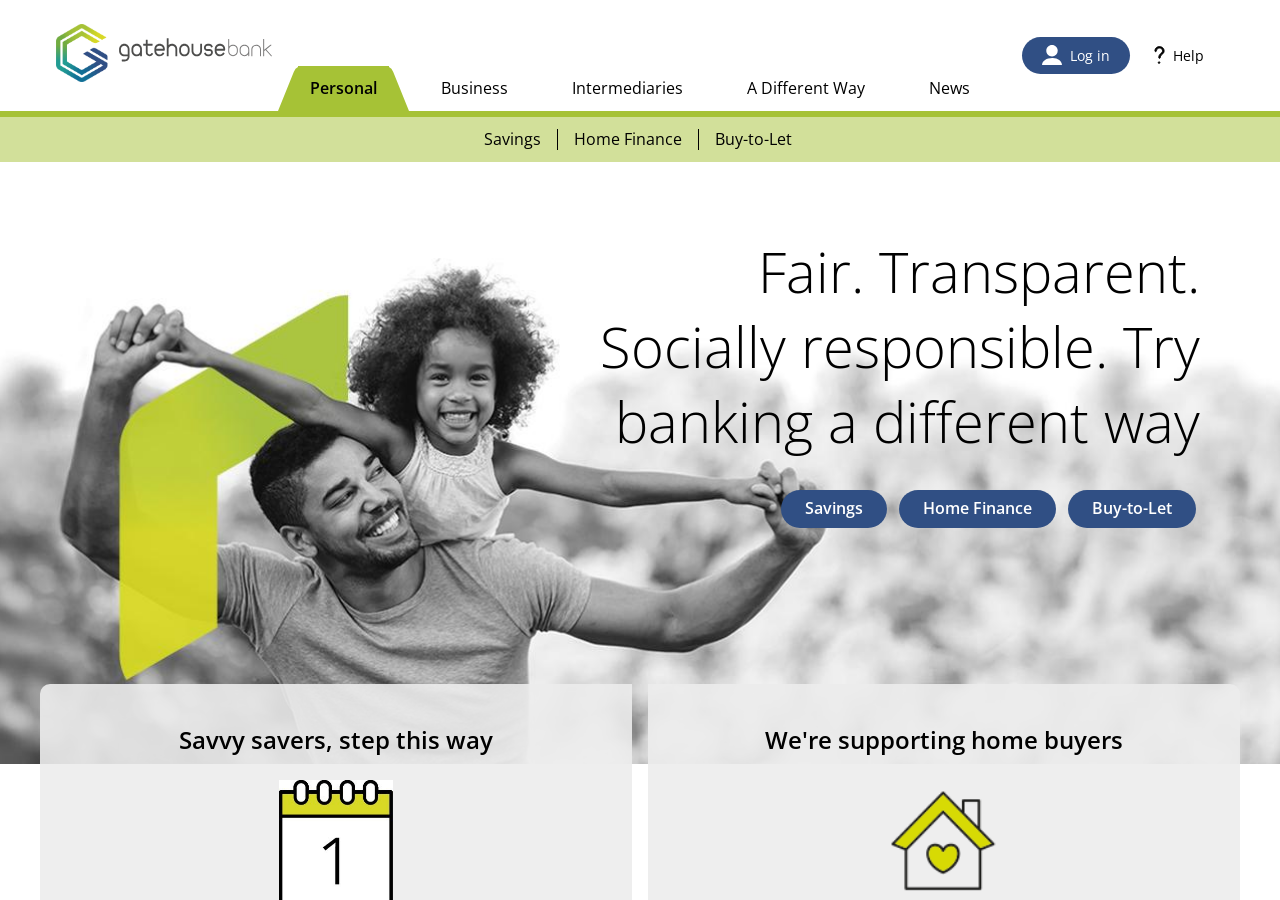
<file: my bank web/index.html>
<html xmlns="http://www.w3.org/1999/xhtml" lang="en">

<head>
	<meta http-equiv="Content-Type" content="text/html; charset=utf-8" />
	<meta name="description" content="HTTrack is an easy-to-use website mirror utility. It allows you to download a World Wide website from the Internet to a local directory,building recursively all structures, getting html, images, and other files from the server to your computer. Links are rebuiltrelatively so that you can freely browse to the local site (works with any browser). You can mirror several sites together so that you can jump from one toanother. You can, also, update an existing mirror site, or resume an interrupted download. The robot is fully configurable, with an integrated help" />
	<meta name="keywords" content="httrack, HTTRACK, HTTrack, winhttrack, WINHTTRACK, WinHTTrack, offline browser, web mirror utility, aspirateur web, surf offline, web capture, www mirror utility, browse offline, local  site builder, website mirroring, aspirateur www, internet grabber, capture de site web, internet tool, hors connexion, unix, dos, windows 95, windows 98, solaris, ibm580, AIX 4.0, HTS, HTGet, web aspirator, web aspirateur, libre, GPL, GNU, free software" />
	<title>Local index - HTTrack Website Copier</title>
  <!-- Mirror and index made by HTTrack Website Copier/3.49-2 [XR&CO'2014] -->
	<style type="text/css">
	<!--

body {
	margin: 0;  padding: 0;  margin-bottom: 15px;  margin-top: 8px;
	background: #77b;
}
body, td {
	font: 14px "Trebuchet MS", Verdana, Arial, Helvetica, sans-serif;
	}

#subTitle {
	background: #000;  color: #fff;  padding: 4px;  font-weight: bold; 
	}

#siteNavigation a, #siteNavigation .current {
	font-weight: bold;  color: #448;
	}
#siteNavigation a:link    { text-decoration: none; }
#siteNavigation a:visited { text-decoration: none; }

#siteNavigation .current { background-color: #ccd; }

#siteNavigation a:hover   { text-decoration: none;  background-color: #fff;  color: #000; }
#siteNavigation a:active  { text-decoration: none;  background-color: #ccc; }


a:link    { text-decoration: underline;  color: #00f; }
a:visited { text-decoration: underline;  color: #000; }
a:hover   { text-decoration: underline;  color: #c00; }
a:active  { text-decoration: underline; }

#pageContent {
	clear: both;
	border-bottom: 6px solid #000;
	padding: 10px;  padding-top: 20px;
	line-height: 1.65em;
	background-image: url(backblue.gif);
	background-repeat: no-repeat;
	background-position: top right;
	}

#pageContent, #siteNavigation {
	background-color: #ccd;
	}


.imgLeft  { float: left;   margin-right: 10px;  margin-bottom: 10px; }
.imgRight { float: right;  margin-left: 10px;   margin-bottom: 10px; }

hr { height: 1px;  color: #000;  background-color: #000;  margin-bottom: 15px; }

h1 { margin: 0;  font-weight: bold;  font-size: 2em; }
h2 { margin: 0;  font-weight: bold;  font-size: 1.6em; }
h3 { margin: 0;  font-weight: bold;  font-size: 1.3em; }
h4 { margin: 0;  font-weight: bold;  font-size: 1.18em; }

.blak { background-color: #000; }
.hide { display: none; }
.tableWidth { min-width: 400px; }

.tblRegular       { border-collapse: collapse; }
.tblRegular td    { padding: 6px;  background-image: url(fade.gif);  border: 2px solid #99c; }
.tblHeaderColor, .tblHeaderColor td { background: #99c; }
.tblNoBorder td   { border: 0; }


// -->
</style>

</head>

<table width="76%" border="0" align="center" cellspacing="0" cellpadding="3" class="tableWidth">
	<tr>
	<td id="subTitle">HTTrack Website Copier - Open Source offline browser</td>
	</tr>
</table>
<table width="76%" border="0" align="center" cellspacing="0" cellpadding="0" class="tableWidth">
<tr class="blak">
<td>
	<table width="100%" border="0" align="center" cellspacing="1" cellpadding="0">
	<tr>
	<td colspan="6"> 
		<table width="100%" border="0" align="center" cellspacing="0" cellpadding="10">
		<tr> 
		<td id="pageContent"> 
<!-- ==================== End prologue ==================== -->

	<meta name="generator" content="HTTrack Website Copier/3.x">
	<TITLE>Local index - HTTrack</TITLE>
</HEAD>
<BODY>
<H1 ALIGN=Center>Index of locally available sites:</H1>
	<TABLE BORDER="0" WIDTH="100%" CELLSPACING="1" CELLPADDING="0">
		<TR>
			<TD BACKGROUND="fade.gif">
				&middot;
					<A HREF="gatehousebank.com/personal.html">
						Gatehouse Bank - Savings, Home Finance,… | Gatehouse Bank plc
					</A>		
			</TD>
		</TR>
	</TABLE>
	<BR>
	<BR>
	<BR>
  	<H6 ALIGN="RIGHT">
	<I>Mirror and index made by HTTrack Website Copier [XR&amp;CO'2008]</I>
	</H6>
	<!-- Mirror and index made by HTTrack Website Copier/3.49-2 [XR&CO'2014] -->
	<!-- Thanks for using HTTrack Website Copier! -->
	<meta HTTP-EQUIV="Refresh" CONTENT="0; URL=gatehousebank.com/personal.html">


<!-- ==================== Start epilogue ==================== -->
		</td>
		</tr>
		</table>
	</td>
	</tr>
	</table>
</td>
</tr>
</table>

<table width="76%" border="0" align="center" valign="bottom" cellspacing="0" cellpadding="0">
	<tr>
	<td id="footer"><small>&copy; 2008 Xavier Roche & other contributors - Web Design: Leto Kauler.</small></td>
	</tr>
</table>

</body>

</html>
</file>
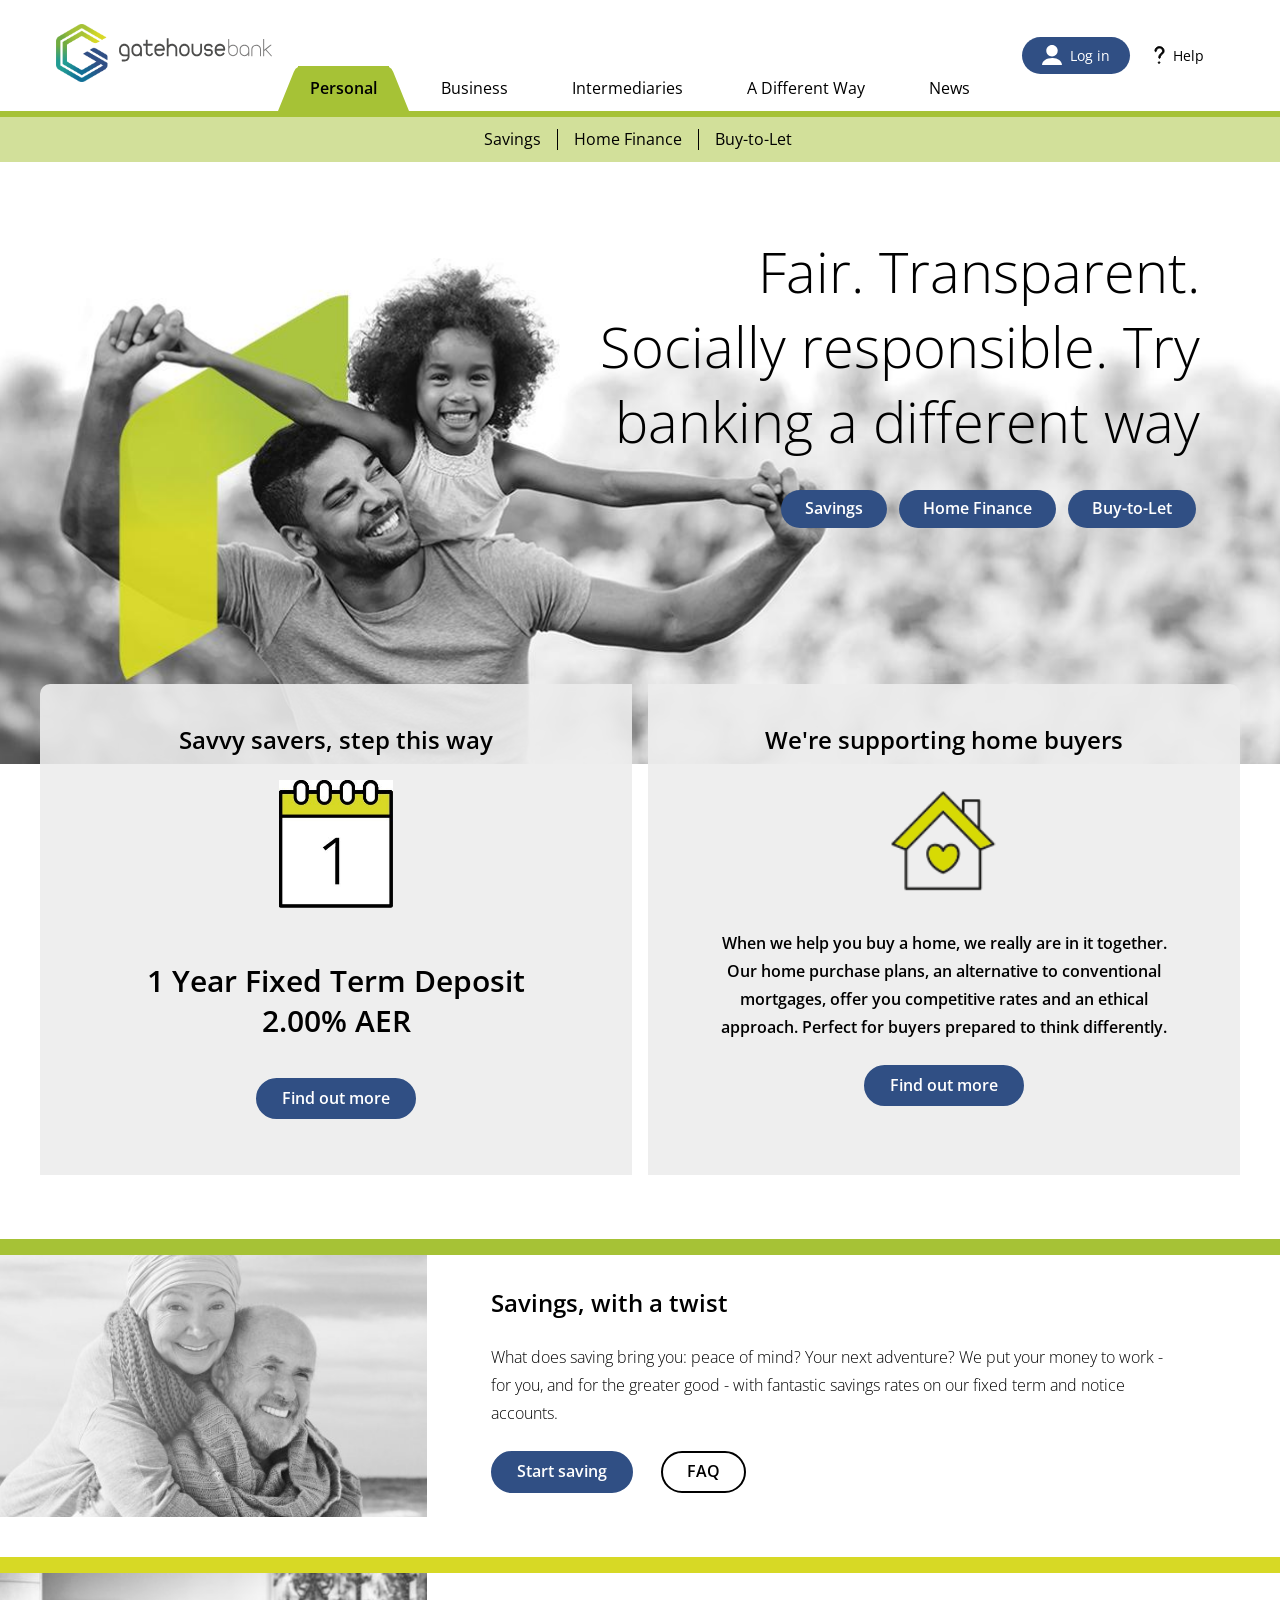
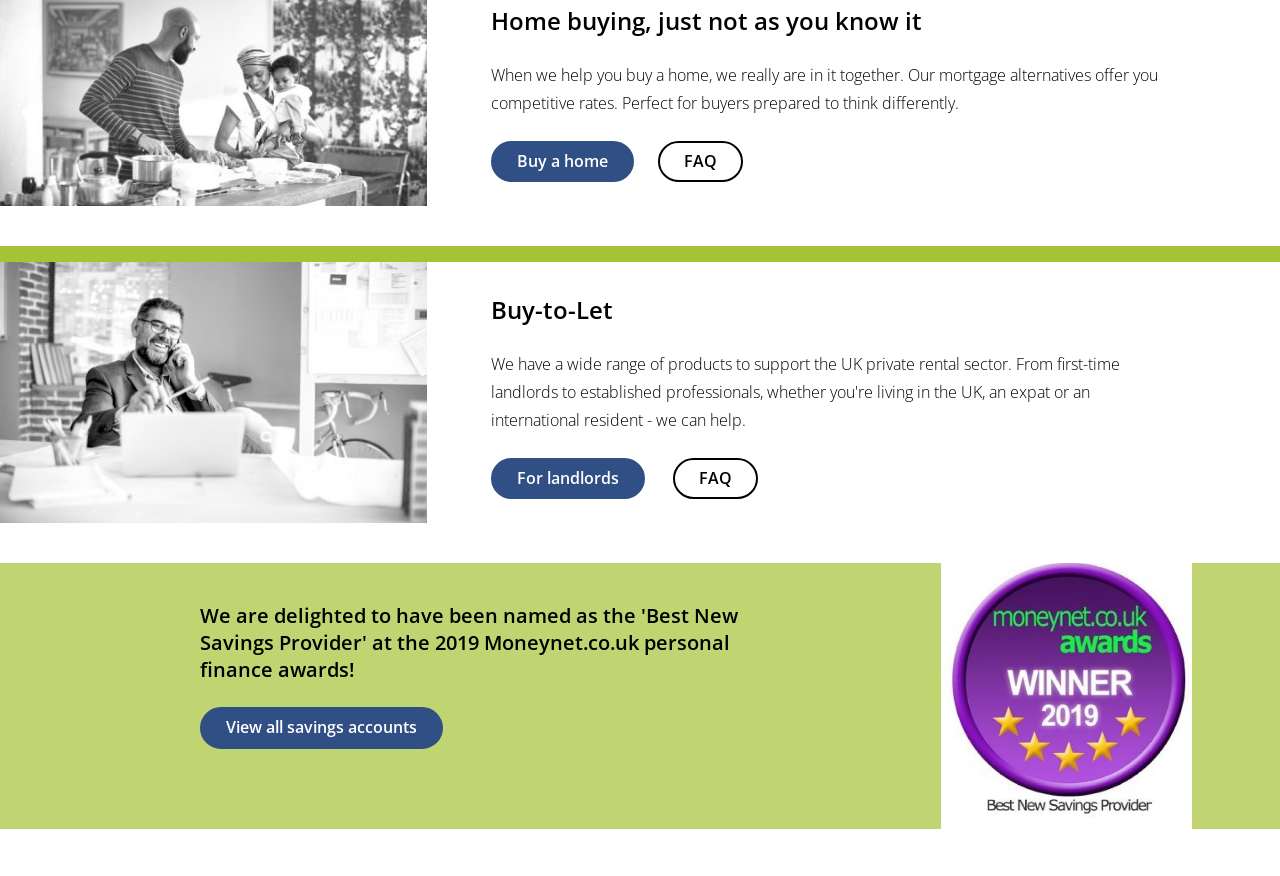
<file: my bank web/gatehousebank.com/index.html>
<HTML>
<!-- Created by HTTrack Website Copier/3.49-2 [XR&CO'2014] -->

<!-- Mirrored from gatehousebank.com/ by HTTrack Website Copier/3.x [XR&CO'2014], Wed, 03 Apr 2019 21:17:34 GMT -->
<!-- Added by HTTrack --><meta http-equiv="content-type" content="text/html;charset=UTF-8" /><!-- /Added by HTTrack -->
<HEAD>
<META HTTP-EQUIV="Content-Type" CONTENT="text/html;charset=UTF-8"><META HTTP-EQUIV="Refresh" CONTENT="0; URL=personal.html"><TITLE>Page has moved</TITLE>
</HEAD>
<BODY>
<A HREF="personal.html"><h3>Click here...</h3></A>
</BODY>
<!-- Created by HTTrack Website Copier/3.49-2 [XR&CO'2014] -->

<!-- Mirrored from gatehousebank.com/ by HTTrack Website Copier/3.x [XR&CO'2014], Wed, 03 Apr 2019 21:17:34 GMT -->
</HTML>
</file>
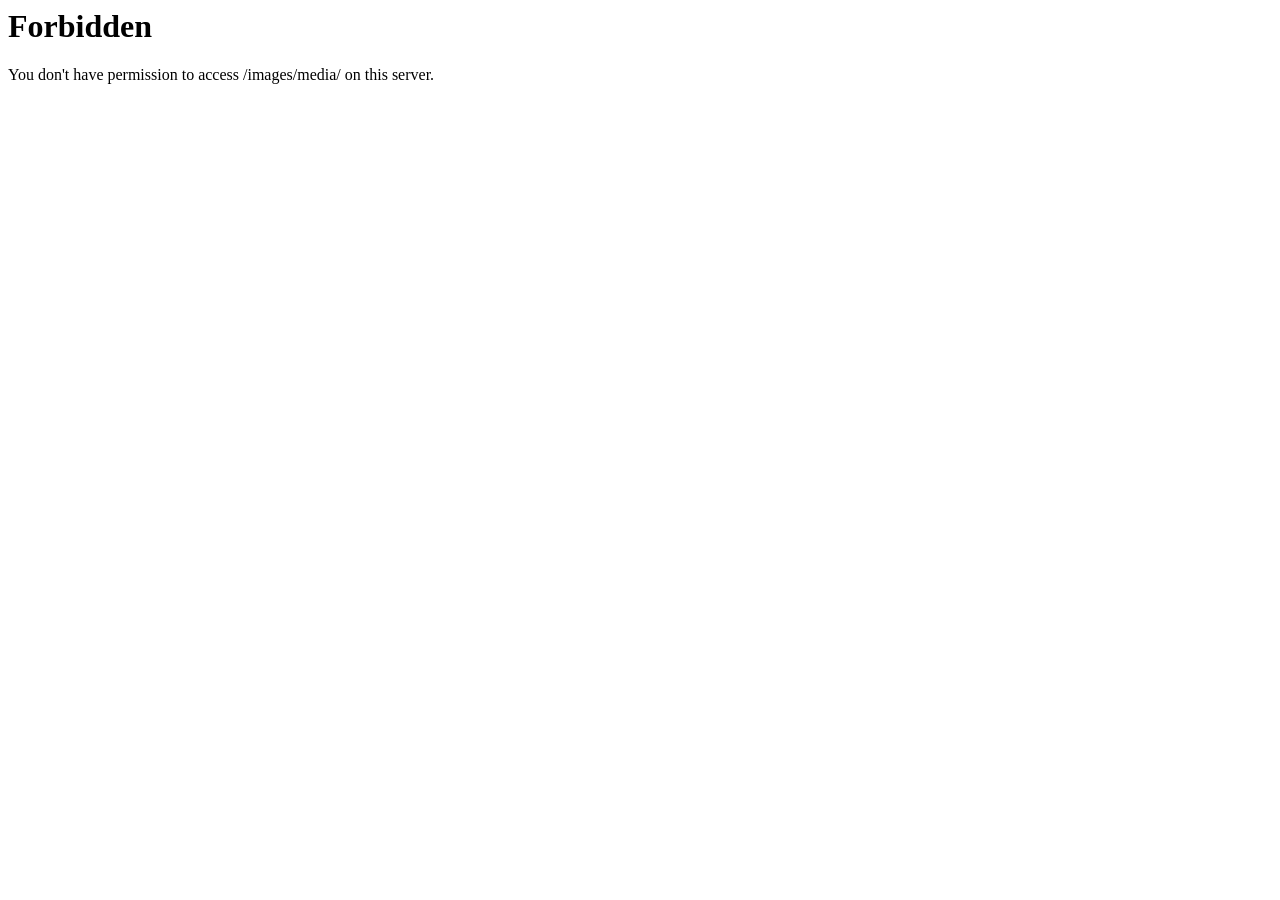
<file: my bank web/gatehousebank.com/images/media/index.html>
<!DOCTYPE HTML PUBLIC "-//IETF//DTD HTML 2.0//EN">
<html><head>
<title>403 Forbidden</title>
</head><body>
<h1>Forbidden</h1>
<p>You don't have permission to access /images/media/
on this server.</p>
</body></html>
</file>
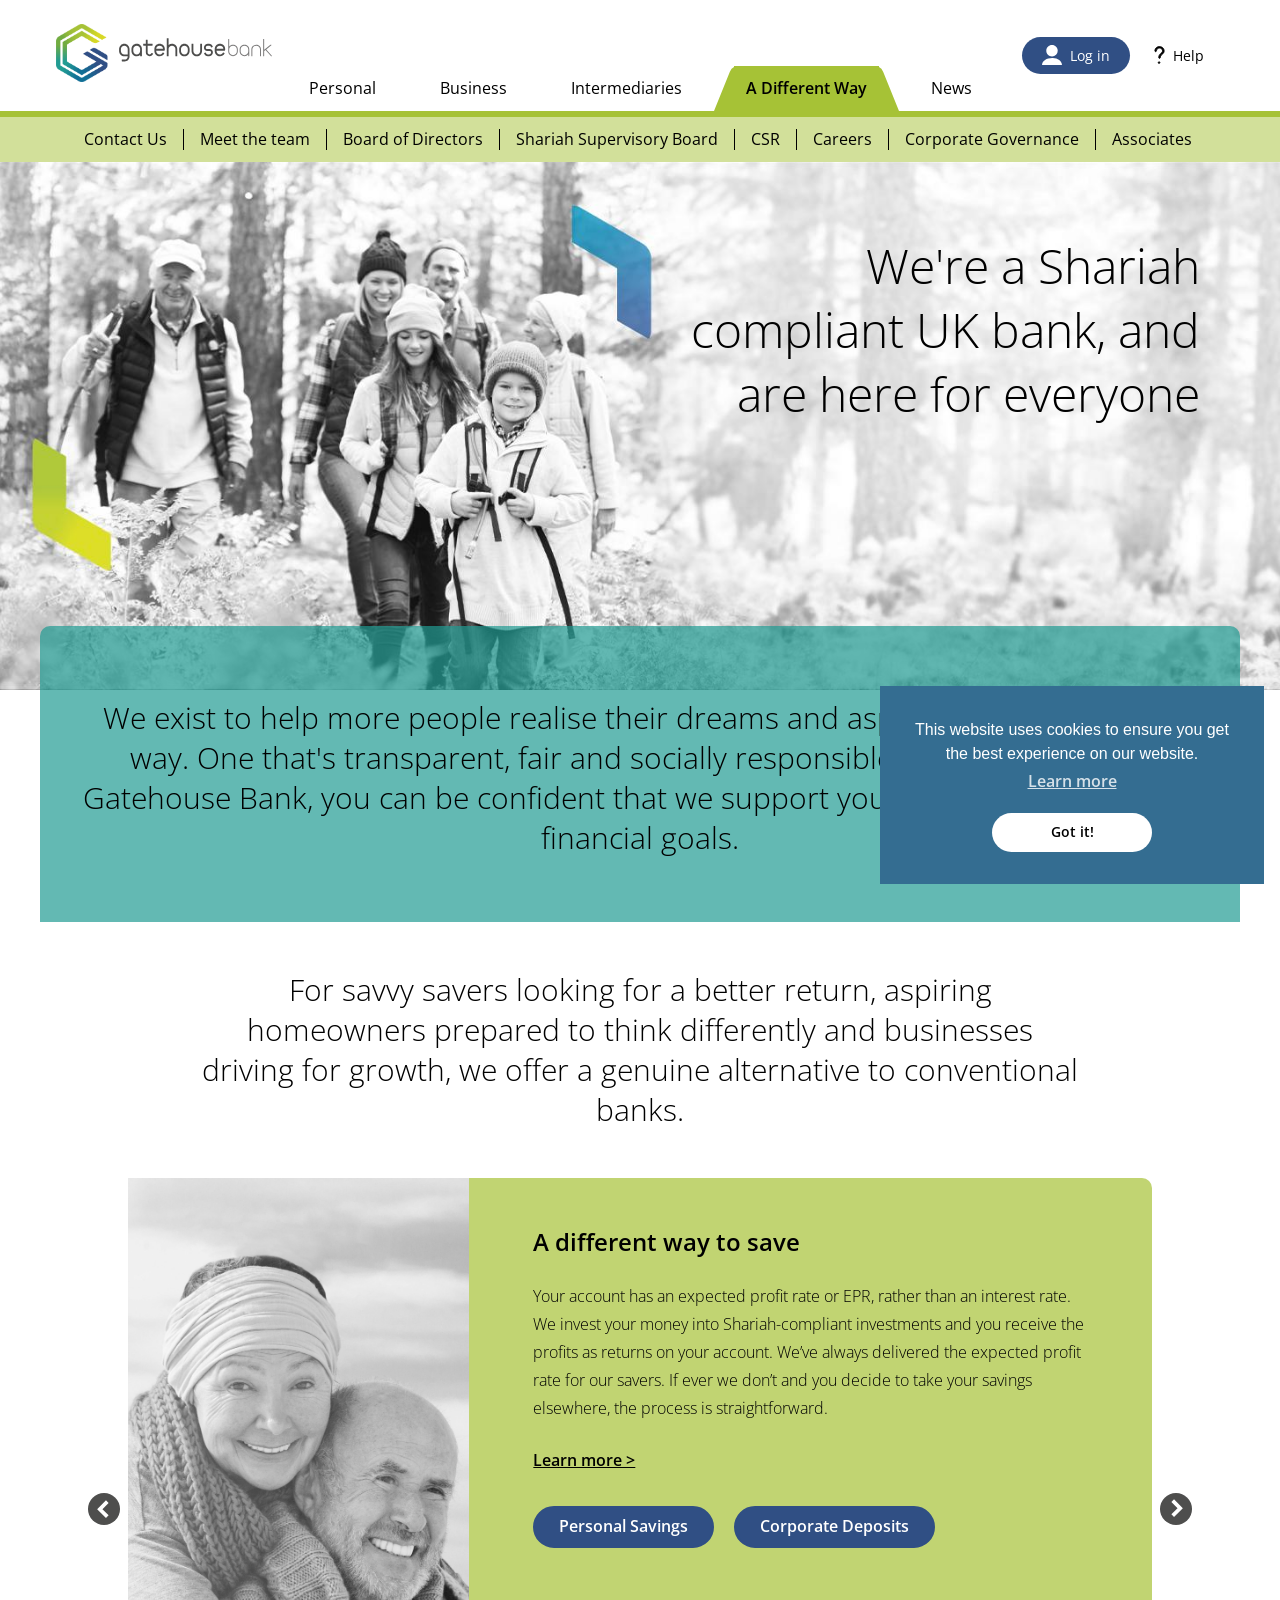
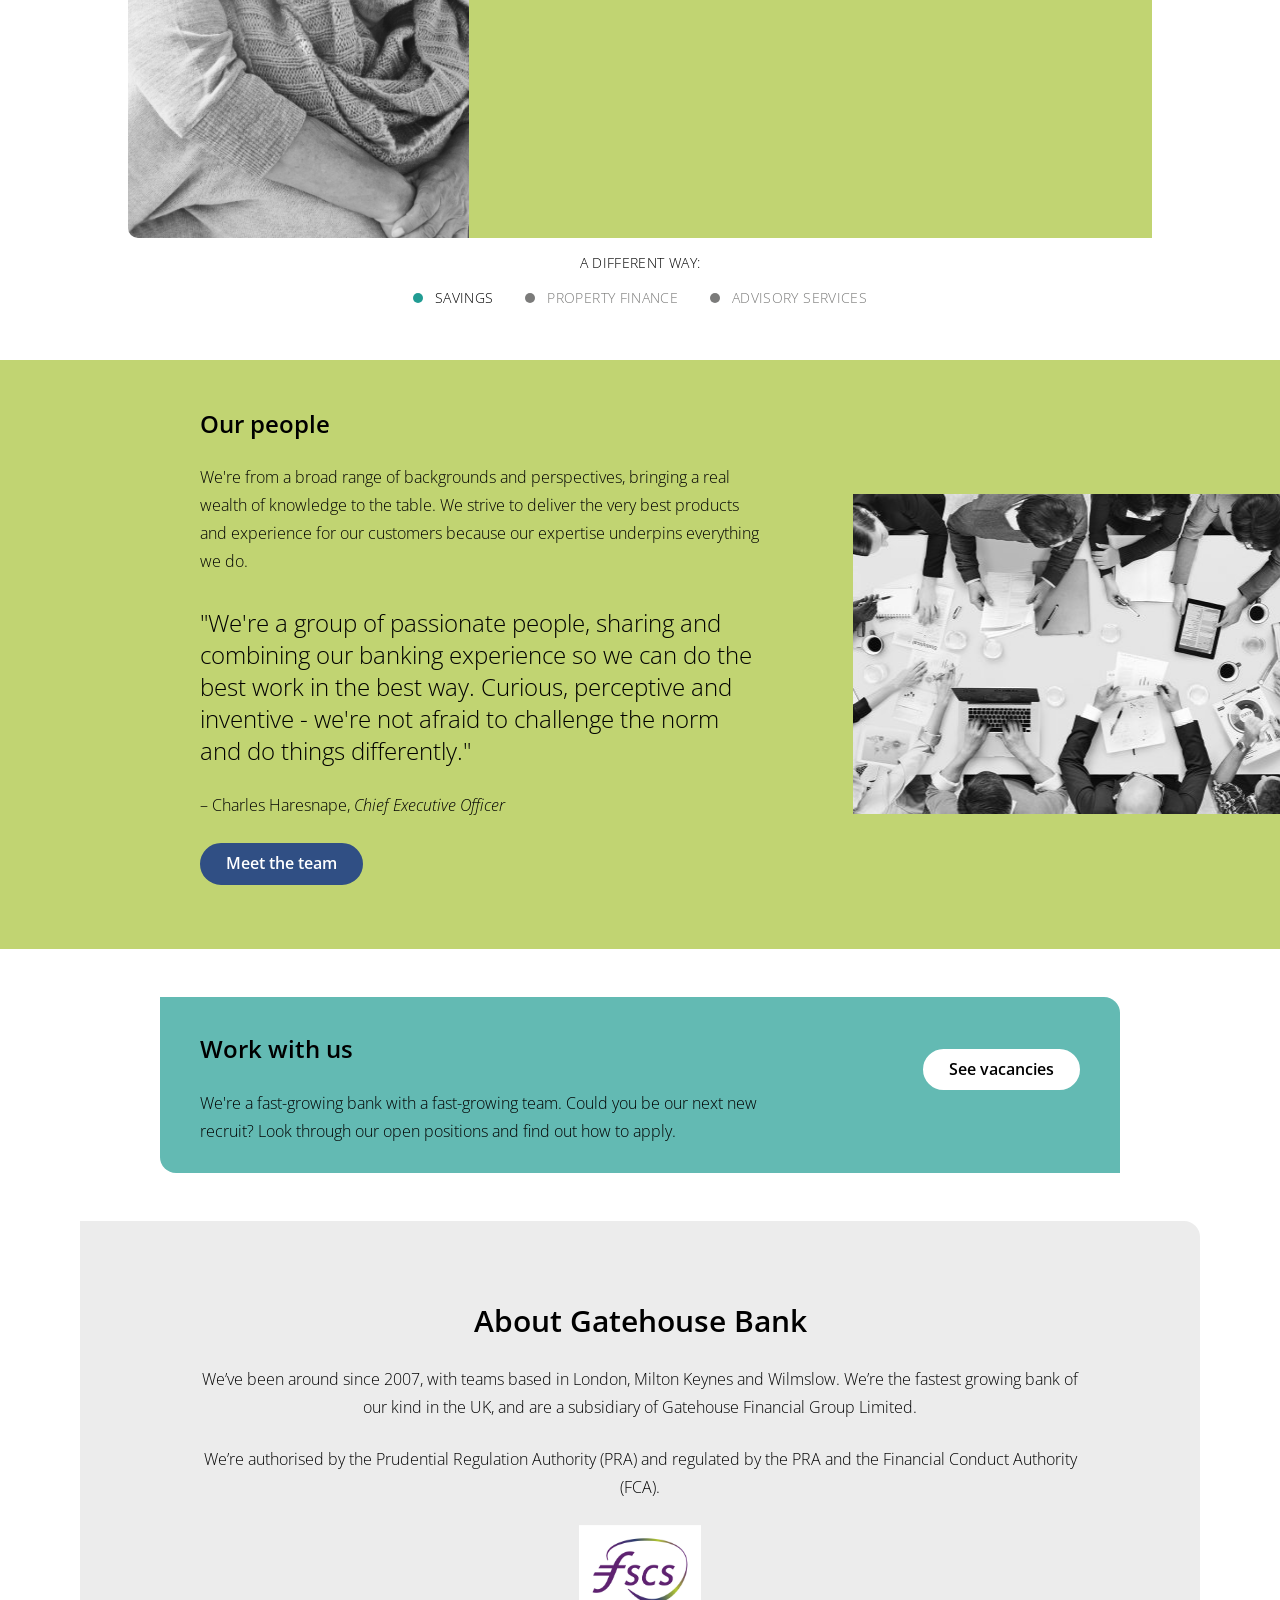
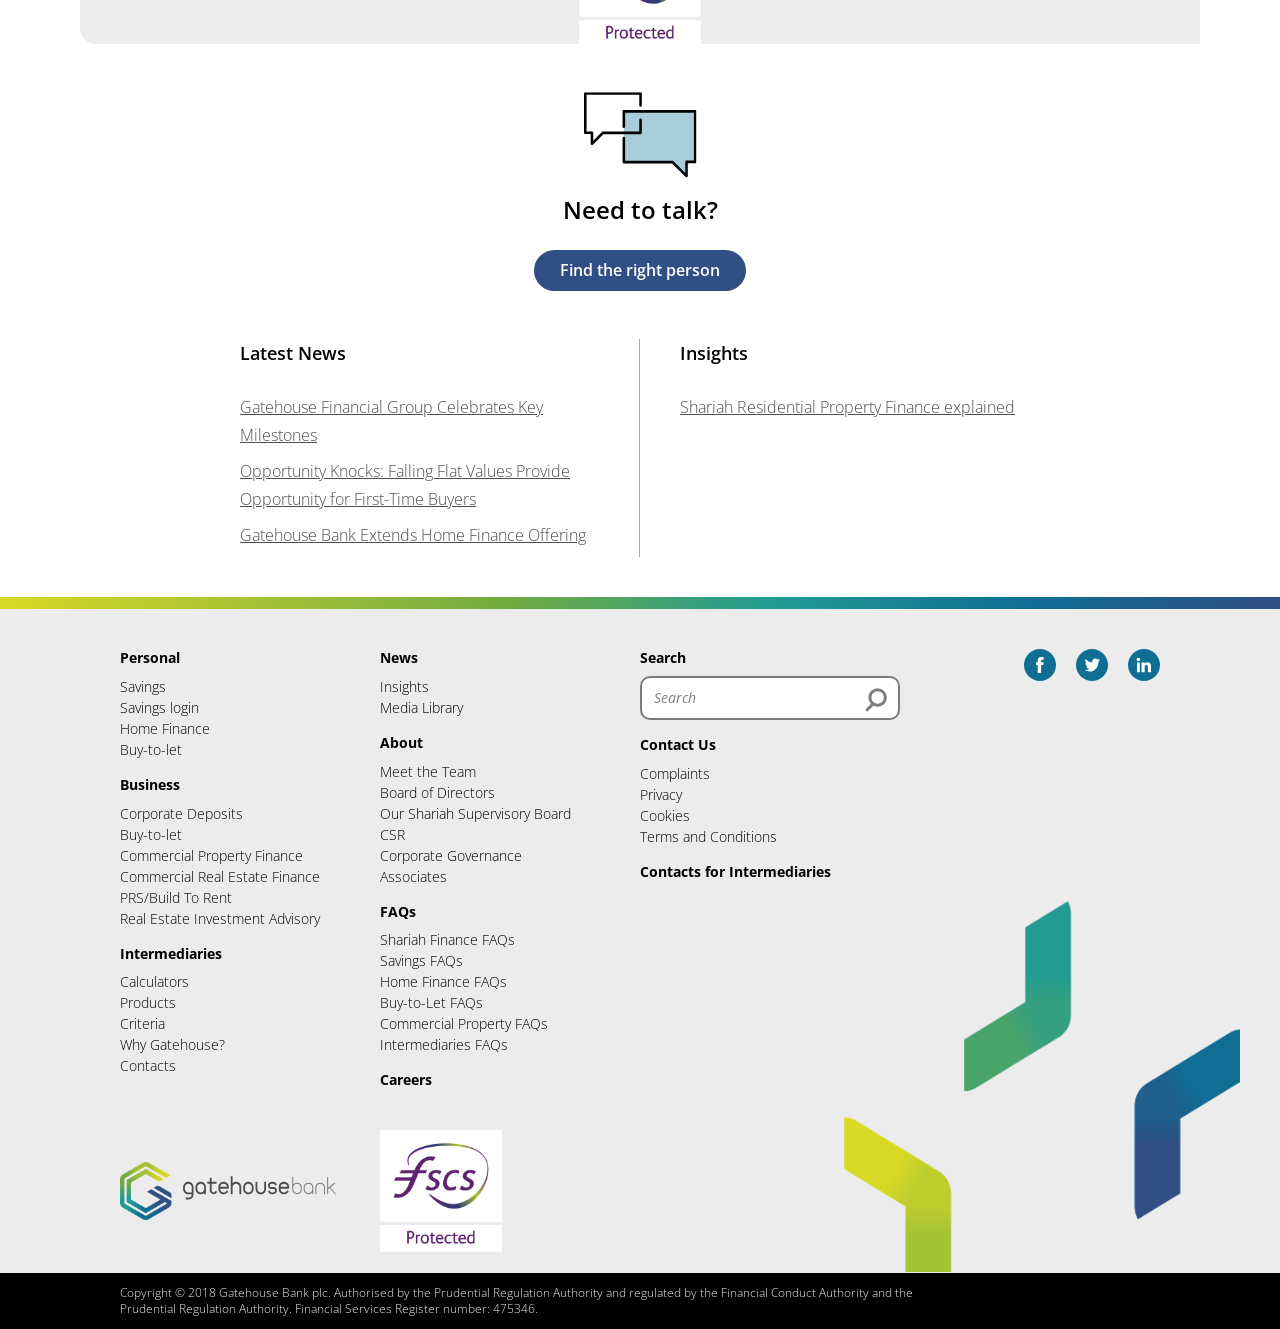
<file: my bank web/gatehousebank.com/about-us.html>
<!DOCTYPE html>
<html lang="en">

<!-- Mirrored from gatehousebank.com/about-us by HTTrack Website Copier/3.x [XR&CO'2014], Wed, 03 Apr 2019 21:17:54 GMT -->
<!-- Added by HTTrack --><meta http-equiv="content-type" content="text/html;charset=UTF-8" /><!-- /Added by HTTrack -->
<head>

<meta name="viewport" content="width=device-width">
<link rel="stylesheet" type="text/css" href="assets/css/gatehouse.min.css">
<link href="http://fonts.googleapis.com/css?family=Open+Sans:300,300i,400,600,700" rel="stylesheet">
<script
  src="../code.jquery.com/jquery-3.3.1.min.js"
  integrity="sha256-FgpCb/KJQlLNfOu91ta32o/NMZxltwRo8QtmkMRdAu8="
  crossorigin="anonymous"></script>
<script src="assets/js/gatehouse.min.js"></script>
<link rel="apple-touch-icon" sizes="180x180" href="favicon/apple-touch-icon.png">
<link rel="icon" type="image/png" sizes="32x32" href="favicon/favicon-32x32.png">
<link rel="icon" type="image/png" sizes="16x16" href="favicon/favicon-16x16.png">
<link rel="manifest" href="favicon/site.html">
<link rel="mask-icon" href="favicon/safari-pinned-tab.svg" color="#000000">
<link rel="shortcut icon" href="favicon/favicon.ico">
<meta name="msapplication-TileColor" content="#ffffff">
<meta name="msapplication-config" content="/favicon/browserconfig.xml">
<meta name="theme-color" content="#ffffff">

<!-- Google Tag Manager -->
<script>(function(w,d,s,l,i){w[l]=w[l]||[];w[l].push({'gtm.start':
new Date().getTime(),event:'gtm.js'});var f=d.getElementsByTagName(s)[0],
j=d.createElement(s),dl=l!='dataLayer'?'&l='+l:'';j.async=true;j.src=
'../www.googletagmanager.com/gtm5445.html?id='+i+dl;f.parentNode.insertBefore(j,f);
})(window,document,'script','dataLayer','GTM-PVVDTMD');</script>
<!-- End Google Tag Manager -->

<script> 
	window.addEventListener("load", function(){	
		window.cookieconsent.initialise({"palette": {"popup": {"background": "#346d91"},"button": {"background": "#ffffff"}},"position": "bottom-right","content": {"href": "/cookie-policy"}})
	});
</script>

<title>A Different Way | About Gatehouse Bank | Gatehouse Bank plc</title><meta name="generator" content="SEOmatic">
<meta name="description" content="We&#039;re a Shariah compliant UK bank, and are here for everyone">
<meta name="referrer" content="no-referrer-when-downgrade">
<meta name="robots" content="all">
<meta content="gatehousebankplc" property="fb:profile_id">
<meta content="en_GB" property="og:locale">
<meta content="Gatehouse Bank plc" property="og:site_name">
<meta content="website" property="og:type">
<meta content="https://gatehousebank.com/about-us" property="og:url">
<meta content="A Different Way | About Gatehouse Bank" property="og:title">
<meta content="We&#039;re a Shariah compliant UK bank, and are here for everyone" property="og:description">
<meta content="https://www.linkedin.com/company/gatehouse-bank-plc/" property="og:see_also">
<meta content="https://www.facebook.com/gatehousebankplc" property="og:see_also">
<meta content="https://twitter.com/gatehousebank" property="og:see_also">
<meta name="twitter:card" content="summary_large_image">
<meta name="twitter:site" content="@gatehousebank">
<meta name="twitter:creator" content="@gatehousebank">
<meta name="twitter:title" content="A Different Way | About Gatehouse Bank">
<meta name="twitter:description" content="We&#039;re a Shariah compliant UK bank, and are here for everyone">
<link href="about-us.html" rel="canonical">
<link href="index.html" rel="home">
<link type="text/plain" href="humans.txt" rel="author">
<link href="about-us.html" rel="alternate" hreflang="x-default"></head>
<body class="text-black font-sans font-light leading-normal font-sm md:font-base relative">

	<!-- Google Tag Manager (noscript) -->
	<noscript><iframe src="https://www.googletagmanager.com/ns.html?id=GTM-PVVDTMD"
	height="0" width="0" style="display:none;visibility:hidden"></iframe></noscript>
	<!-- End Google Tag Manager (noscript) -->

	

	

	


																																																											 
																



	
	
 
<header class="justify-center boo">
	<nav >
		<div class="navbar container mx-auto flex flex-wrap items-center justify-between flex-row sm:px-4 md:px-3 lg:px-4">
			<div class="flex items-center flex-grow flex-no-shrink text-white mr-6">
				<a href="index.html"><img src="assets/images/logo.svg"  alt="Gatehouse Bank" width="216" height="57" class="pl-1  sm:pl-0 py-1 py-2 lg:py-6"></a>
			</div>
			<div class="block flex-grow flex-grow md:flex md:no-wrap md:items-center md:w-auto -mt-2 sm:mt-0 -ml-2 sm:ml-0">
				<div class="flex-1 no-wrap items-center text-right justify-end">
					<a href="https://gatehousebanksavings.com/OFIS/login.aspx" target="_blank" class="md:button relative z-10 fader inline-block rounded-full antialiased text-white bg-sea hover:bg-pear p-2 md:px-6 text-center no-underline">
						<img src="assets/images/ico-user.svg" alt="Log in" width="20" height="20" class="inline-block align-text-bottom md:mr-1 w-5 h-5 "> 
						<span class="hidden font-normal md:inline">Log in</span>
					</a>
											<a href="faqs.html" class="md:button relative z-10 fader inline-block rounded-full antialiased text-black bg-white hover:bg-pear p-2 md:px-6 text-center no-underline ">
							<img src="assets/images/ico-help.svg" alt="Help"  width="11" height="20" class="inline-block align-text-bottom mr-1 h-5 "> 
							<span class="hidden font-normal md:inline">Help</span>
						</a>
									</div>
			</div>
			<div id="navbar-menu" class="navbar-menu relative w-full block md:flex-grow md:flex-wrap md:flex-no-wrap md:items-center self-end pr-10 md:pr-0 text-center whitespace-no-wrap -mb-px justify-center lg:-mt-6 xl:-mt-12 w-full">
				<div class="flex flex-end flex-1 md:flex-grow flex-wrap md:flex-no-wrap mx-auto justify-center">

				
																			<div class=" navbar-item has-dropdown flex-1 md:flex-none border-b border-pear md:border-transparent flex-grow flex-no-shrink">
						<a href="personal.html" class="block fader md:inline-block md:mt-0 text-base px-px xs:px-4 sm:px-10 md:px-8 py-3 text-black no-underline font-normal md:trapesium hover:bg-grey-lightest">Personal</a>
					</div>	
																			<div class=" navbar-item has-dropdown flex-1 md:flex-none border-b border-pear md:border-transparent flex-grow flex-no-shrink">
						<a href="business.html" class="block fader md:inline-block md:mt-0 text-base px-px xs:px-4 sm:px-10 md:px-8 py-3 text-black no-underline font-normal md:trapesium hover:bg-grey-lightest">Business</a>
					</div>	
																			<div class=" navbar-item has-dropdown flex-1 md:flex-none border-b border-pear md:border-transparent flex-grow flex-no-shrink">
						<a href="intermediaries.html" class="block fader md:inline-block md:mt-0 text-base px-px xs:px-4 sm:px-10 md:px-8 py-3 text-black no-underline font-normal md:trapesium hover:bg-grey-lightest">Intermediaries</a>
					</div>	
																			<div class="hidden  navbar-item has-dropdown flex-1 md:flex-none border-b border-pear md:border-transparent flex-grow flex-no-shrink">
						<a href="about-us.html" class="block fader md:inline-block md:mt-0 text-base px-px xs:px-4 sm:px-10 md:px-8 py-3 no-underline bg-pear font-semibold md:trapesium text-black">A Different Way</a>
					</div>	
																			<div class="hidden  navbar-item has-dropdown flex-1 md:flex-none border-b border-pear md:border-transparent flex-grow flex-no-shrink">
						<a href="news.html" class="block fader md:inline-block md:mt-0 text-base px-px xs:px-4 sm:px-10 md:px-8 py-3 text-black no-underline font-normal md:trapesium hover:bg-grey-lightest">News</a>
					</div>	
							</div>
			<div class="block md:hidden">
				<a href="#" class="navbar-burger border-b border-pear"><span></span></a>
			</div>
		</div>
		</div>

					
			<div id="navbar-submenu" class="navbar-submenu text-left p-6 md:bg-pear-lighter md:text-center md:p-0 md:order-5 w-full hidden md:block border-t-6 border-pear z-10">
																								<div class="navbar-item  md:inline-block md:py-3 ">
						<a href="contact-us.html"  class="block md:inline-block p-3 no-underline text-black border-b border-pear  font-semibold md:font-normal min-h-12 md:min-h-0 md:py-0 md:h-auto hover:bg-grey-lightest md:hover:underline md:hover:bg-transparent md:border-b-0 md:border-r md:border-black md:pr-4">Contact Us </a>
											</div>
																								<div class="navbar-item  md:inline-block md:py-3 ">
						<a href="about-us/meet-the-team-executives.html"  class="block md:inline-block p-3 no-underline text-black border-b border-pear  font-semibold md:font-normal min-h-12 md:min-h-0 md:py-0 md:h-auto hover:bg-grey-lightest md:hover:underline md:hover:bg-transparent md:border-b-0 md:border-r md:border-black md:pr-4">Meet the team </a>
											</div>
																								<div class="navbar-item  md:inline-block md:py-3 ">
						<a href="about-us/meet-our-board-of-directors.html"  class="block md:inline-block p-3 no-underline text-black border-b border-pear  font-semibold md:font-normal min-h-12 md:min-h-0 md:py-0 md:h-auto hover:bg-grey-lightest md:hover:underline md:hover:bg-transparent md:border-b-0 md:border-r md:border-black md:pr-4">Board of Directors </a>
											</div>
																								<div class="navbar-item  md:inline-block md:py-3 ">
						<a href="about-us/shariah-supervisory-board.html"  class="block md:inline-block p-3 no-underline text-black border-b border-pear  font-semibold md:font-normal min-h-12 md:min-h-0 md:py-0 md:h-auto hover:bg-grey-lightest md:hover:underline md:hover:bg-transparent md:border-b-0 md:border-r md:border-black md:pr-4">Shariah Supervisory Board </a>
											</div>
																								<div class="navbar-item  md:inline-block md:py-3 ">
						<a href="about-us/csr-outreach-programmes.html"  class="block md:inline-block p-3 no-underline text-black border-b border-pear  font-semibold md:font-normal min-h-12 md:min-h-0 md:py-0 md:h-auto hover:bg-grey-lightest md:hover:underline md:hover:bg-transparent md:border-b-0 md:border-r md:border-black md:pr-4">CSR </a>
											</div>
																								<div class="navbar-item  md:inline-block md:py-3 ">
						<a href="careers.html"  class="block md:inline-block p-3 no-underline text-black border-b border-pear  font-semibold md:font-normal min-h-12 md:min-h-0 md:py-0 md:h-auto hover:bg-grey-lightest md:hover:underline md:hover:bg-transparent md:border-b-0 md:border-r md:border-black md:pr-4">Careers </a>
											</div>
																								<div class="navbar-item  md:inline-block md:py-3 ">
						<a href="about-us/corporate-governance.html"  class="block md:inline-block p-3 no-underline text-black border-b border-pear  font-semibold md:font-normal min-h-12 md:min-h-0 md:py-0 md:h-auto hover:bg-grey-lightest md:hover:underline md:hover:bg-transparent md:border-b-0 md:border-r md:border-black md:pr-4">Corporate Governance </a>
											</div>
																								<div class="navbar-item  md:inline-block md:py-3 ">
						<a href="about-us/associate-companies.html"  class="block md:inline-block p-3 no-underline text-black border-b border-pear  font-semibold md:font-normal min-h-12 md:min-h-0 md:py-0 md:h-auto hover:bg-grey-lightest md:hover:underline md:hover:bg-transparent md:border-b-0 md:border-black md:pr-4">Associates </a>
											</div>
							</div>
			</nav>
</header>



	<main class="main">
    		
			<!-- ################################################################################## -->
<section role="banner" class="bg-white">
	<div class="relative bg-cover bg-bottom sm:bg-top bg-no-repeat z-0 mx-auto max-w-5xl" style="background-image: url('images/hero/hero-mobile/_576xAUTO_scale_bottom-center_75_none/Family-Walk-Woods_Mobile_Arrow_72dpi_398306233.jpg');">			
		<div class="absolute pin-x pin-y bg-cover bg-center bg-no-repeat hidden sm:block z-0" style="background-image: url('images/hero/_1600xAUTO_scale_center-center_75_none/Family-Walk-Woods_Desktop_Arrow_72dpi_398306233.jpg');"></div>
		<div class="relative container mx-auto text-black p-10 sm:flex z-1">		
			<div class="sm:w-1/2">
			</div>
			<div  class="sm:w-1/2 text-center sm:text-right relative">		
									<h1 class="text-3xl lg:pl-8 lg:pt-8 lg:text-4xl xl:text-5xl font-light pb-4 md:pb-6 xl:pb-8">
																We&#039;re a Shariah compliant UK bank, and are here for everyone
					</h1>	
				
																	
				

				
				<div class="h-48 xs:h-64 sm:h-48"></div>
			</div>
		</div>
	</div>
</section>
				<!-- ################################################################################## -->
					<section class="relative container mx-auto -mt-16 bg-teal-tint rounded-top p-10 text-center text-light antialiased z-2 mb-12 content">
						<h2 class="lg:h2">We exist to help more people realise their dreams and aspirations in a different way. One that&#039;s transparent, fair and socially responsible. When you choose Gatehouse Bank, you can be confident that we support your values as well as your financial goals.</h2>
			</section>

			<!-- ################################################################################## -->
		<section class=" max-w-2xl mx-auto my-10">
	<div class="container mx-auto ">		
		<div class="px-10 max-w-xl mx-auto content tight-headings">			
			<h2 style="text-align: center">










For savvy savers looking for a better return, aspiring homeowners prepared to think differently and businesses driving for growth, we offer a genuine alternative to conventional banks. </h2>
		</div>
	</div>
</section>

			<!-- ################################################################################## -->
		
<section class="w-4/5 max-w-2xl mx-auto my-12">
	<div class="carousel" data-title="A different way:" role="slider" aria-label="A different way:">

					<div data-title="SAVINGS" class="flex flex-col md:flex-row">
									<div class="min-h-64 md:w-2/5 lg:w-1/3 bg-no-repeat bg-cover bg-center bg-no-repeat rounded-tr md:rounded-none md:rounded-bl" style="background-image: url('images/hero/BW-shutterstock_114133954_mob.jpg')" >
					</div>
								<div class="md:w-3/5 lg:w-2/3 p-10 lg:py-12 lg:px-16 bg-pear-light rounded-bl md:rounded-none md:rounded-tr flex flex-1">
					<div class="max-w-md ">
						<div class="content mb-8">
							<h3><strong>A different way to save</strong></h3>
							<p>Your account has an expected profit rate or EPR, rather than an interest rate. We invest your money into Shariah-compliant investments and you receive the profits as returns on your account. We’ve always delivered the expected profit rate for our savers. If ever we don’t and you decide to take your savings elsewhere, the process is straightforward. </p>
<p><a href="balanced-banking.html">Learn more &gt;</a></p>
						</div>	

																														<a href="personal/savings.html" class="button md:button-md border-2 border-sea mr-4 mb-4 bg-sea text-white hover:text-sea hover:bg-white">Personal Savings</a>
																																<a href="business/corporate-deposits.html" class="button md:button-md border-2 border-sea mr-4 mb-4 bg-sea text-white hover:text-sea hover:bg-white">Corporate Deposits</a>
																										</div>
				</div>
		</div>
					<div data-title="PROPERTY FINANCE" class="flex flex-col md:flex-row">
									<div class="min-h-64 md:w-2/5 lg:w-1/3 bg-no-repeat bg-cover bg-center bg-no-repeat rounded-tr md:rounded-none md:rounded-bl" style="background-image: url('images/content/Family-in-Kitchen_Content_72dpi_968890264.jpg')" >
					</div>
								<div class="md:w-3/5 lg:w-2/3 p-10 lg:py-12 lg:px-16 bg-teal-light rounded-bl md:rounded-none md:rounded-tr flex flex-1">
					<div class="max-w-md ">
						<div class="content mb-8">
							<h3><strong>A different way to finance property</strong></h3>
							<p>You buy the property jointly with the Bank - your deposit is your stake, and we fund the rest as our contribution to the purchase. The Bank is the registered owner of the property but holds the property for itself and you as the beneficial owners. Rather than the payment of interest, you lease the part of the property owned by the Bank, and pay a monthly rental payment over the agreed finance term. Your monthly payments can cover both rent and payments for acquisition of the Bank’s share, so each payment increases your percentage stake. Once all the payments are made, you’ve bought us out, and full ownership of the property transfers to you. </p>
<p><a href="balanced-banking.html">Learn more &gt;</a></p>
						</div>	

																														<a href="personal/home-finance.html" class="button md:button-md border-2 border-sea mr-4 mb-4 bg-sea text-white hover:text-sea hover:bg-white">Home Finance</a>
																																<a href="personal/buy-to-let.html" class="button md:button-md border-2 border-sea mr-4 mb-4 bg-sea text-white hover:text-sea hover:bg-white">Buy-to-Let</a>
																																<a href="business/commercial-property-finance.html" class="button md:button-md border-2 border-sea mr-4 mb-4 bg-sea text-white hover:text-sea hover:bg-white">Commercial Property Finance</a>
																																<a href="business/commercial-real-estate-finance.html" class="button md:button-md border-2 border-sea mr-4 mb-4 bg-sea text-white hover:text-sea hover:bg-white">Commercial Real Estate Finance</a>
																										</div>
				</div>
		</div>
					<div data-title="ADVISORY SERVICES" class="flex flex-col md:flex-row">
									<div class="min-h-64 md:w-2/5 lg:w-1/3 bg-no-repeat bg-cover bg-center bg-no-repeat rounded-tr md:rounded-none md:rounded-bl" style="background-image: url('images/content/Man-in-Office_Content_72dpi_499508872.jpg')" >
					</div>
								<div class="md:w-3/5 lg:w-2/3 p-10 lg:py-12 lg:px-16 bg-lime-light rounded-bl md:rounded-none md:rounded-tr flex flex-1">
					<div class="max-w-md ">
						<div class="content mb-8">
							<h3><strong>Our Advisory Services</strong></h3>
							<h5>Real Estate Investment Advisory</h5>
<p>Our Real Estate team sources, manages and advises on investments across the entire spectrum of the UK commercial property market. This includes the office, industrial, retail and student accommodation sectors. Using our long-established and extensive network, we deliver both on and off-market opportunities.<br /><br /></p>
<h5>PRS/Build to Rent</h5>
<p>Gatehouse successfully completed its initial £100m Private Rented Sector (PRS) scheme between November 2014 and February 2017 in partnership with Sigma Capital. This created a portfolio of 918 new rental homes, which are let, across 15 sites in Greater Manchester and Merseyside.</p>
<h4><a href="balanced-banking.html">Learn more &gt;</a></h4>
						</div>	

																														<a href="business/prs-build-to-rent.html" class="button md:button-md border-2 border-sea mr-4 mb-4 bg-sea text-white hover:text-sea hover:bg-white">PRS/Build to Rent</a>
																																<a href="business/reia.html" class="button md:button-md border-2 border-sea mr-4 mb-4 bg-sea text-white hover:text-sea hover:bg-white">Real Estate Investment Advisory</a>
																										</div>
				</div>
		</div>
			</div>
</section>

			<!-- ################################################################################## -->
				<section class="mb-12 min-h-64 max-w-5xl mx-auto relative bg-pear-light">
						<div class="min-h-64 sm:absolute sm:pin-r sm:pin-t sm:pin-b  sm:w-2/5 lg:w-1/3 bg- bg-center bg-no-repeat relative" style="background-image: url('images/content/_480xAUTO_scale_center-center_85_none/Business-at-Table_Content_72dpi_204774604.jpg')">
							</div>
									<div class="sm:flex max-w-xl mx-auto">		
					<div class="sm:w-3/5 lg:w-2/3 px-10 pt-4 pb-10 lg:pt-4">
						<div class="max-w-md content">
																						<h3><strong>Our people</strong></h3>
												<p>We're from a broad range of backgrounds and perspectives, bringing a real wealth of knowledge to the table. We strive to deliver the very best products and experience for our customers because our expertise underpins everything we do. </p>
<h3>"We're a group of passionate people, sharing and combining our banking experience so we can do the best work in the best way. Curious, perceptive and inventive - we're not afraid to challenge the norm and do things differently." </h3>
<p>– Charles Haresnape, <em>Chief Executive Officer</em><em><br /></em></p>
<p><a href="about-us/meet-the-team-executives.html" class="button-md">
Meet the team</a><br /></p>
									</div>
								</div>
			</div>
		</div>
	</section>

			<!-- ################################################################################## -->
		
<section class=" max-w-3xl mx-auto my-12">
	<div class="container mx-auto ">		
		<div class="px-10 py-1 max-w-xl mx-auto bg-teal-light rounded-trbl  ">
			<div class="md:flex">
				<div class="md:w-2/3 content">
											<h3><strong>Work with us</strong></h3>
										<p>We're a fast-growing bank with a fast-growing team. Could you be our next new recruit? Look through our open positions and find out how to apply. </p>
				</div>
									<div class="md:w-1/3 md:text-right my-12">
						<a href="careers.html" class="button-md bg-white text-black border-2 border-white hover:bg-teal-light ">See vacancies</a>
					</div>
							</div>
		</div>
	</div>
</section>

			<!-- ################################################################################## -->
		

		

<!-- ################################################################################## -->
<section class="max-w-2xl mx-auto my-12">
	<div class="bg-grey-lightest py-12 xl:rounded-trbl">		
		<div class=" container px-10 max-w-xl mx-auto ">	

			<div class="content text-center">

				<div class="text-center">
					<h2 class="mt-0"><strong>About Gatehouse Bank</strong></h2>
				</div>

				<p>We’ve been around since 2007, with teams based in London, Milton Keynes and Wilmslow. We’re the fastest growing bank of our kind in the UK, and are a subsidiary of Gatehouse Financial Group Limited.</p>
<p>We’re authorised by the Prudential Regulation Authority (PRA) and regulated by the PRA and the Financial Conduct Authority (FCA). </p> 

				<div class="text-center -mb-16 pb-2">
					<a href="https://www.fscs.org.uk/"><img src="assets/images/fscs-logo.svg"  alt="FSCS Logo"></a>
				</div>
	
			</div>

		</div>
	</div>
</section>
			<!-- ################################################################################## -->
		

		

<!-- ################################################################################## -->
<section class=" max-w-2xl mx-auto my-12">
	<div class="container mx-auto ">		
		<div class="px-10 max-w-xl mx-auto ">	
			<div class="text-center">		
				<div class="content">
					<h3>
						<img src="assets/images/ico-speech-2.svg" class="block pb-4 mx-auto" width="113" height="86" alt="Speach bubble icon">
						<strong>Need to talk?</strong>
					</h3>
				</div>	
				<p><a href="contact-us.html" class="button-md bg-sea text-white border-2 border-sea hover:text-black hover:bg-white">Find the right person</a></p>
			</div>			
		</div>
	</div>
</section>
	

			<aside>
	<section class="container mx-auto">
		<div class="px-10 leading-looser max-w-xl mx-auto">	
			<div class="md:flex">
													<div class="md:w-1/2 mb-10 lg:pl-10 lg:pr-5 md:border-r md:border-pear">				
						<h3 class="text-lg font-semibold leading-loose mb-6 ">
							Latest News
						</h3>
						<ul class="list-reset">
															<li><a class="block mb-2 text-grey-dark hover:text-black" href="news/gatehouse-financial-group-celebrates-key-milestones.html">Gatehouse Financial Group Celebrates Key Milestones</a></li>
															<li><a class="block mb-2 text-grey-dark hover:text-black" href="news/opportunity-knocks-falling-flat-values-provide-opportunity-for-first-time-buyers.html">Opportunity Knocks: Falling Flat Values Provide Opportunity for First-Time Buyers</a></li>
															<li><a class="block mb-2 text-grey-dark hover:text-black" href="news/gatehouse-bank-extends-home-finance-offering.html">Gatehouse Bank Extends Home Finance Offering</a></li>
													</ul>
					</div>
																	<div class="md:w-1/2 mb-10 md:pl-6 lg:pl-10">				
						<h3 class="text-lg font-semibold leading-loose mb-6 ">
							Insights
						</h3>
						<ul class="list-reset">
															<li><a class="block mb-2 text-grey-dark hover:text-black" href="insights/shariah-property-finance-explained.html">Shariah Residential Property Finance explained</a></li>
													</ul>
					</div>
							</div>
		</div>
	</section>
</aside>		</main>

	
	
<footer class="bg-grey-lightest text-sm ">
	<div class="m-0 p-0 h-1 w-full bg-gatehouse pt-3"></div>
	<div class="container mx-auto bg-no-repeat bg-right-bottom" style="background-image:url('assets/images/footer-arrows.png'); background-size: 33%; ">
		<div class="p-10 pb-4 max-w-2xl mx-auto">
			<nav class="flex flex-col sm:flex-row sm:flex-row sm:flex-wrap ">	
				<div class="sm:w-1/2 md:w-1/3 lg:w-1/4 order-2">
																																			<h4 class="mb-2"><a href="personal.html" class="no-underline hover:underline text-black">Personal</a></h4>		
									
										<ul class="list-reset font-light leading-loosest lg:leading-looseish mb-4">
																							<li><a href="personal/savings.html"  class="no-underline hover:underline text-black">Savings</a></li>
																							<li><a href="https://gatehousebanksavings.com/OFIS/login.aspx" target="_blank" class="no-underline hover:underline text-black">Savings login</a></li>
																							<li><a href="personal/home-finance.html"  class="no-underline hover:underline text-black">Home Finance</a></li>
																							<li><a href="personal/buy-to-let.html"  class="no-underline hover:underline text-black">Buy-to-let</a></li>
																					</ul>
									
																	<h4 class="mb-2"><a href="business.html" class="no-underline hover:underline text-black">Business</a></h4>		
									
										<ul class="list-reset font-light leading-loosest lg:leading-looseish mb-4">
																							<li><a href="business/corporate-deposits.html"  class="no-underline hover:underline text-black">Corporate Deposits</a></li>
																							<li><a href="personal/buy-to-let.html"  class="no-underline hover:underline text-black">Buy-to-let</a></li>
																							<li><a href="business/commercial-property-finance.html"  class="no-underline hover:underline text-black">Commercial Property Finance</a></li>
																							<li><a href="business/commercial-real-estate-finance.html"  class="no-underline hover:underline text-black">Commercial Real Estate Finance</a></li>
																							<li><a href="business/prs-build-to-rent.html"  class="no-underline hover:underline text-black">PRS/Build To Rent</a></li>
																							<li><a href="business/reia.html"  class="no-underline hover:underline text-black">Real Estate Investment Advisory</a></li>
																					</ul>
									
																	<h4 class="mb-2"><a href="intermediaries.html" class="no-underline hover:underline text-black">Intermediaries</a></h4>		
									
										<ul class="list-reset font-light leading-loosest lg:leading-looseish mb-4">
																							<li><a href="intermediaries/calculators.html"  class="no-underline hover:underline text-black">Calculators</a></li>
																							<li><a href="intermediaries/products.html"  class="no-underline hover:underline text-black">Products</a></li>
																							<li><a href="intermediaries/criteria.html"  class="no-underline hover:underline text-black">Criteria</a></li>
																							<li><a href="intermediaries/why-gatehouse.html"  class="no-underline hover:underline text-black">Why Gatehouse?</a></li>
																							<li><a href="intermediaries/contact-us.html"  class="no-underline hover:underline text-black">Contacts</a></li>
																					</ul>
									
																											
																	
																	
									</div>
				<div class="sm:w-1/2 md:w-1/3 lg:w-1/4 order-2">
																	
																																			<h4 class="mb-2"><a href="news.html" class="no-underline hover:underline text-black">News</a></h4>		
									
										<ul class="list-reset font-light leading-loosest lg:leading-looseish mb-4">
																							<li><a href="insights.html"  class="no-underline hover:underline text-black">Insights</a></li>
																							<li><a href="media-library.html"  class="no-underline hover:underline text-black">Media Library</a></li>
																					</ul>
									
																	<h4 class="mb-2"><a href="about-us.html" class="no-underline hover:underline text-black">About</a></h4>		
									
										<ul class="list-reset font-light leading-loosest lg:leading-looseish mb-4">
																							<li><a href="about-us/meet-the-team-executives.html"  class="no-underline hover:underline text-black">Meet the Team</a></li>
																							<li><a href="about-us/meet-our-board-of-directors.html"  class="no-underline hover:underline text-black">Board of Directors</a></li>
																							<li><a href="about-us/shariah-supervisory-board.html"  class="no-underline hover:underline text-black">Our Shariah Supervisory Board</a></li>
																							<li><a href="about-us/csr-outreach-programmes.html"  class="no-underline hover:underline text-black">CSR</a></li>
																							<li><a href="about-us/corporate-governance.html"  class="no-underline hover:underline text-black">Corporate Governance</a></li>
																							<li><a href="about-us/associate-companies.html"  class="no-underline hover:underline text-black">Associates</a></li>
																					</ul>
									
																	<h4 class="mb-2"><a href="faqs.html" class="no-underline hover:underline text-black">FAQs</a></h4>		
									
										<ul class="list-reset font-light leading-loosest lg:leading-looseish mb-4">
																							<li><a href="faqs58aa.html?category=shariah-finance"  class="no-underline hover:underline text-black">Shariah Finance FAQs</a></li>
																							<li><a href="faqs14f6.html?category=savings"  class="no-underline hover:underline text-black">Savings FAQs</a></li>
																							<li><a href="faqsf0c5.html?category=home-finance"  class="no-underline hover:underline text-black">Home Finance FAQs</a></li>
																							<li><a href="faqs1f02.html?category=buy-to-let"  class="no-underline hover:underline text-black">Buy-to-Let FAQs</a></li>
																							<li><a href="faqs27aa.html?category=commercial-property-finance"  class="no-underline hover:underline text-black">Commercial Property FAQs</a></li>
																							<li><a href="faqs094e.html?category=intermediaries"  class="no-underline hover:underline text-black">Intermediaries FAQs</a></li>
																					</ul>
									
																	<h4 class="mb-2"><a href="careers.html" class="no-underline hover:underline text-black">Careers</a></h4>		
									
										<ul class="list-reset font-light leading-loosest lg:leading-looseish mb-4">
																					</ul>
									
																											
																	
									</div>
				<div class="sm:w-1/2 md:w-1/3 lg:w-1/4 flex flex-col order-2">
					<div class="w-full lg:order-2">
																			
																			
																																								<h4 class="mb-2"><a href="contact-us.html" class="no-underline hover:underline text-black">Contact Us</a></h4>		
										
											<ul class="list-reset font-light leading-loosest lg:leading-looseish mb-4">
																								<li><a href="complaints-policy.html"  class="no-underline hover:underline text-black">Complaints</a></li>
																								<li><a href="privacy-policy.html"  class="no-underline hover:underline text-black">Privacy</a></li>
																								<li><a href="cookie-policy.html"  class="no-underline hover:underline text-black">Cookies</a></li>
																								<li><a href="terms.html"  class="no-underline hover:underline text-black">Terms and Conditions</a></li>
																							</ul>
										
																			<h4 class="mb-2"><a href="intermediaries/contact-us.html" class="no-underline hover:underline text-black">Contacts for Intermediaries</a></h4>		
										
											<ul class="list-reset font-light leading-loosest lg:leading-looseish mb-4">
																							</ul>
										
																														
											</div>
					<div class="w-full lg:order-1">
						<form role="search" action="https://gatehousebank.com/search">
							<h4 class="sm:mt-3 lg:mt-0 mb-2"><a href="faqs.html" class="no-underline hover:underline text-black">Search</a></h4>
							<div class="relative">
								<input type="text" placeholder="Search" name="q" id="search" aria-label="Search Gatehouse Bank" class="rounded p-3 text-black border-2 border-grey w-full mb-4">
								<button class="mr-3 mt-3 w-6 h-6 absolute pin-r pin-t" aria-label="Search">									
									<img src="assets/images/ico-search.svg" alt="Search" class="h-6 w-6">
								</button>
							</div>
						</form>
					</div>
				</div>
				<div class="w-full mb-4 lg:w-1/4 text-right order-1 lg:order-3">

											<a href="https://www.facebook.com/gatehousebankplc" target="_blank" class="inline-block rounded-full w-8 h-8 bg-sky ml-4"><img src="assets/images/ico-fb.svg" alt="Facebook" class="w-8 h-8"></a>
																<a href="https://twitter.com/gatehousebank" target="_blank" class="inline-block rounded-full w-8 h-8 bg-sky ml-4 "><img src="assets/images/ico-tw.svg" alt="Twitter" class="w-8 h-8"></a>
																<a href="https://www.linkedin.com/company/gatehouse-bank-plc/" target="_blank" class="inline-block rounded-full w-8 h-8 bg-sky ml-4 "><img src="assets/images/ico-in.svg" alt="LinkedIn" class="w-8 h-8"></a>
									</div>
			</nav>
			<div class="container mx-auto mt-6">
				<div class="flex mx-auto flex-col lg:flex-row">	
					<div class="lg:w-1/4 lg:self-center my-6 pr-4">
						<a href="index.html"><img src="assets/images/logo.svg" width="216" height="57" alt="Gatehouse Bank"></a>
					</div>
					<div class="w-24 lg:w-1/4">
						<a href="https://www.fscs.org.uk/"><img src="assets/images/fscs-logo.svg" width="122" height="122" alt="FSCS Logo"></a>
					</div>
				</div>
			</div>
		</div>
	</div>
	<div class="bg-black py-3">
		<div class="max-w-2xl px-10 mx-auto bg-black text-grey-lightest text-xs">
			<div class="max-w-lg">				
				Copyright © 2018 Gatehouse Bank plc. Authorised by the Prudential Regulation Authority and regulated by the Financial Conduct Authority and the Prudential Regulation Authority. Financial Services Register number: 475346.
			</div>
		</div>
	</div>
</footer>


<script type="application/ld+json">{"@context":"http://schema.org","@type":"Corporation","description":"We're a Shariah compliant UK bank, and are here for everyone","mainEntityOfPage":"https://gatehousebank.com/about-us","name":"A Different Way | About Gatehouse Bank","potentialAction":{"@type":"SearchAction","query-input":"required name=search","target":"https://www.gatehousebank.com/search?q={search}"},"url":"https://gatehousebank.com/about-us"}</script>
<script type="application/ld+json">{"@context":"http://schema.org","@id":"https://gatehousebank.com#identity","@type":"LocalBusiness","address":{"@type":"PostalAddress","addressRegion":"London","postalCode":"W1K 4PS","streetAddress":"14 Grosvenor Street"},"alternateName":"Gatehouse Bank plc","contactPoint":[{"@type":"ContactPoint","contactType":"customer support","telephone":"+44 (0)8000 353 050"}],"description":"Choose a different way to save, buy a home or buy-to-let with Gatehouse - a UK bank for people prepared to think differently.","email":"directadvisers@gatehousebank.com","geo":{"@type":"GeoCoordinates","latitude":"-0.1462203","longitude":"51.5120268"},"image":{"@type":"ImageObject","height":"2177","url":"https://gatehousebank.com/images/media/GatehouseLogo1.JPG","width":"3286"},"logo":{"@type":"ImageObject","height":"60","url":"https://gatehousebank.com/images/media/_600x60_fit_center-center_82_none/2237/GatehouseLogo1.png","width":"91"},"name":"Gatehouse Bank plc","openingHoursSpecification":[{"@type":"OpeningHoursSpecification","closes":"17:00:00","dayOfWeek":["Monday"],"opens":"09:00:00"},{"@type":"OpeningHoursSpecification","closes":"17:00:00","dayOfWeek":["Tuesday"],"opens":"09:00:00"},{"@type":"OpeningHoursSpecification","closes":"17:00:00","dayOfWeek":["Wednesday"],"opens":"09:00:00"},{"@type":"OpeningHoursSpecification","closes":"17:00:00","dayOfWeek":["Thursday"],"opens":"09:00:00"},{"@type":"OpeningHoursSpecification","closes":"17:00:00","dayOfWeek":["Friday"],"opens":"09:00:00"}],"priceRange":"$","sameAs":["https://twitter.com/gatehousebank","https://www.facebook.com/gatehousebankplc","https://www.linkedin.com/company/gatehouse-bank-plc/"],"telephone":"+44 (0)8000 353 050","url":"https://gatehousebank.com"}</script>
<script type="application/ld+json">{"@context":"http://schema.org","@id":"http://coopa.net#creator","@type":"ProfessionalService","address":{"@type":"PostalAddress","addressCountry":"United Kingdom","addressLocality":"London","addressRegion":"England","postalCode":"W13 9UA","streetAddress":"22 Balmoral Gardens"},"alternateName":"Coopa.net","contactPoint":[{"@type":"ContactPoint","contactType":"customer support","telephone":"+44 (0)20 34226677"}],"description":"Quality web design and development from a small and professional team.","duns":"736761813","email":"contact@coopa.net","founder":"Rich Cooper","foundingDate":"2003-10-17","foundingLocation":"London","geo":{"@type":"GeoCoordinates","latitude":"-0.326945","longitude":"51.502357"},"image":{"@type":"ImageObject","height":"140","url":"https://gatehousebank.com/images/media/midlogo140.jpg","width":"140"},"logo":{"@type":"ImageObject","height":"60","url":"https://gatehousebank.com/images/media/_600x60_fit_center-center_82_none/2241/midlogo140.png","width":"60"},"name":"Coopa Limited","openingHoursSpecification":[{"@type":"OpeningHoursSpecification","closes":"17:30:00","dayOfWeek":["Monday"],"opens":"09:00:00"},{"@type":"OpeningHoursSpecification","closes":"17:30:00","dayOfWeek":["Tuesday"],"opens":"09:00:00"},{"@type":"OpeningHoursSpecification","closes":"17:30:00","dayOfWeek":["Wednesday"],"opens":"09:00:00"},{"@type":"OpeningHoursSpecification","closes":"17:30:00","dayOfWeek":["Thursday"],"opens":"09:00:00"},{"@type":"OpeningHoursSpecification","closes":"17:30:00","dayOfWeek":["Friday"],"opens":"09:00:00"}],"priceRange":"$$$","telephone":"+44 (0)20 34226677","url":"http://coopa.net"}</script>
<script type="application/ld+json">{"@context":"http://schema.org","@type":"BreadcrumbList","description":"Breadcrumbs list","itemListElement":[{"@type":"ListItem","item":{"@id":"https://gatehousebank.com/","name":"Home"},"position":1},{"@type":"ListItem","item":{"@id":"https://gatehousebank.com/about-us","name":"A Different Way"},"position":2}],"name":"Breadcrumbs"}</script></body>

<!-- Mirrored from gatehousebank.com/about-us by HTTrack Website Copier/3.x [XR&CO'2014], Wed, 03 Apr 2019 21:17:56 GMT -->
</html>
</file>
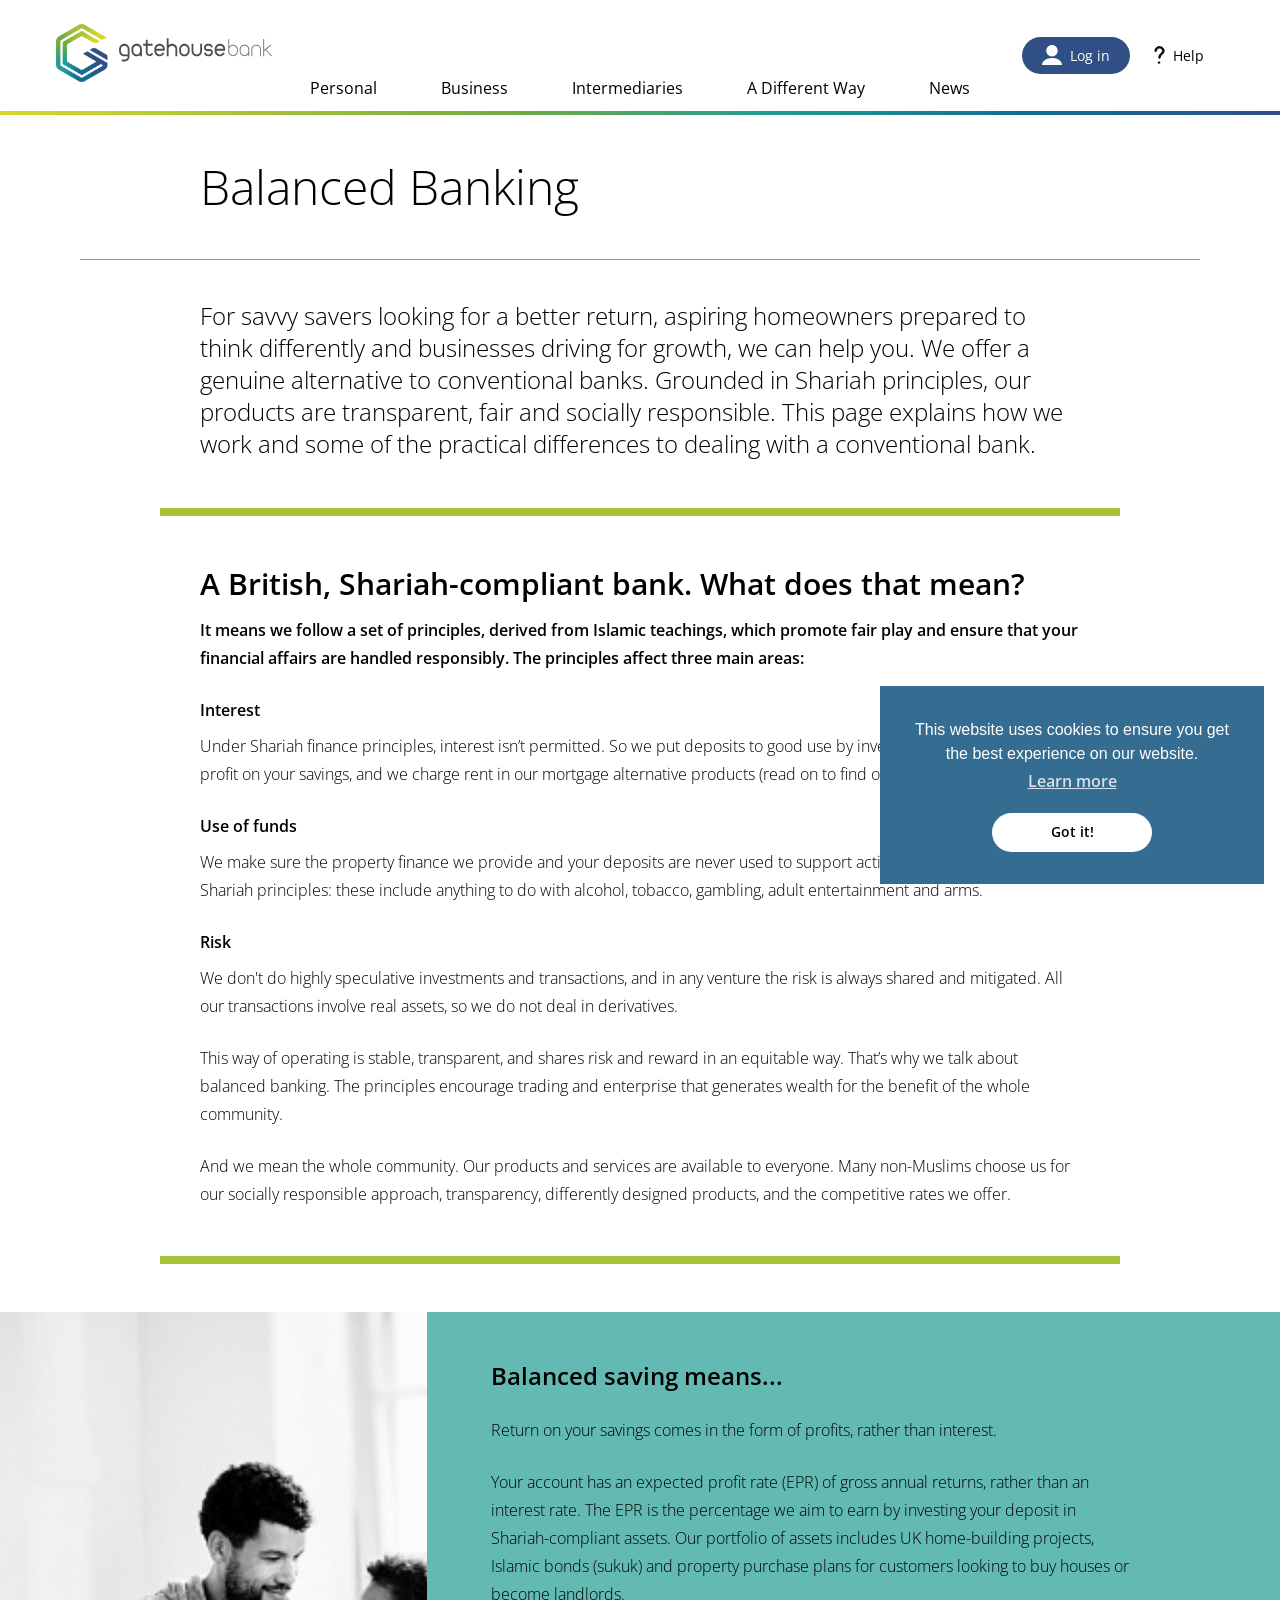
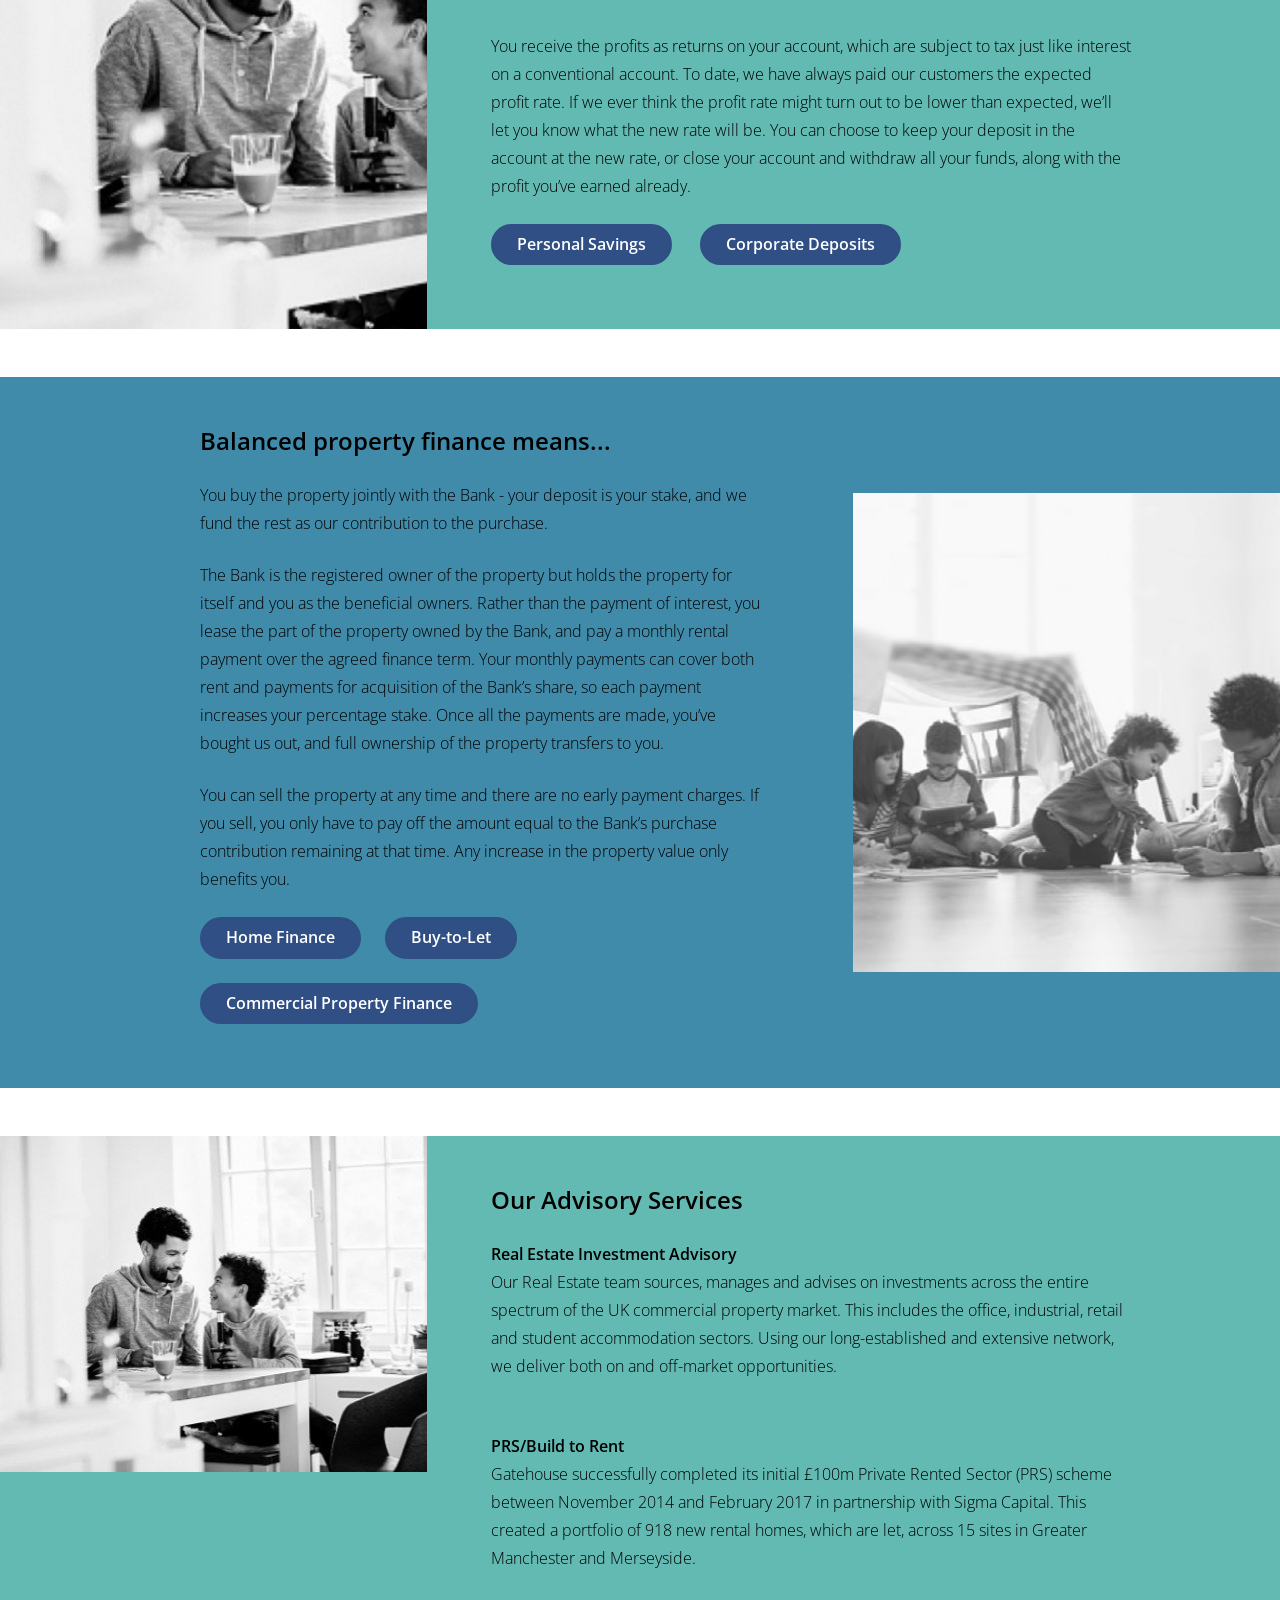
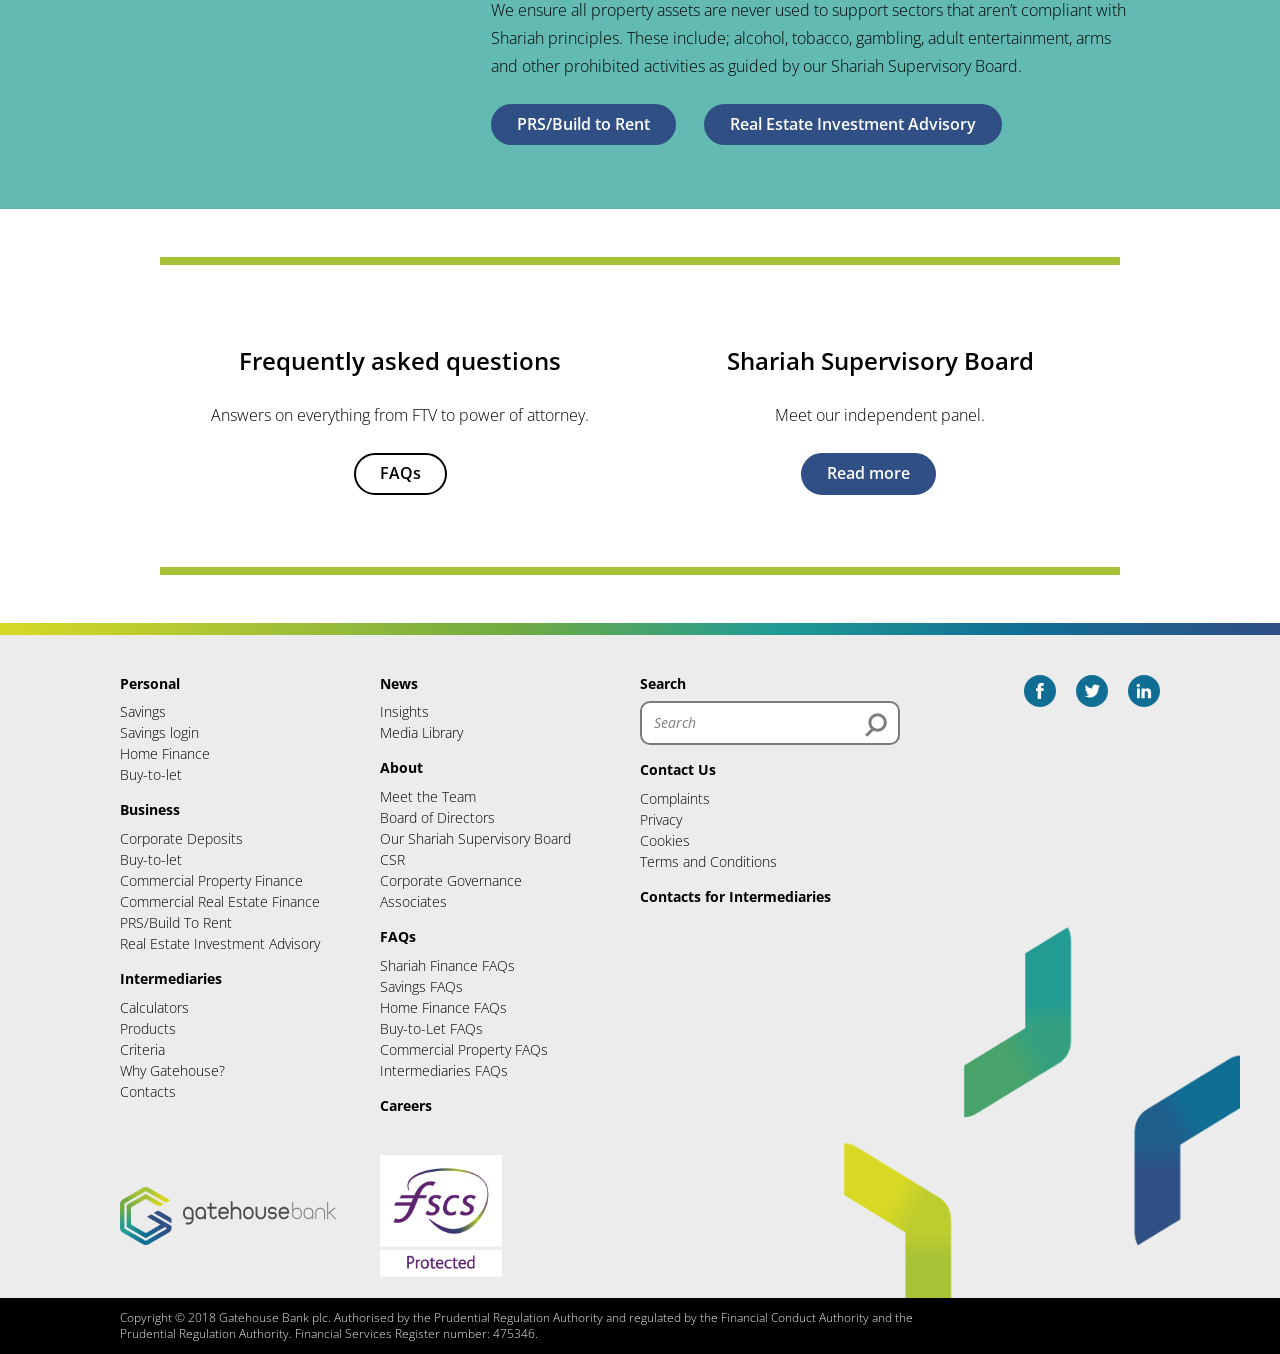
<file: my bank web/gatehousebank.com/balanced-banking.html>
<!DOCTYPE html>
<html lang="en">

<!-- Mirrored from gatehousebank.com/balanced-banking by HTTrack Website Copier/3.x [XR&CO'2014], Wed, 03 Apr 2019 21:19:15 GMT -->
<!-- Added by HTTrack --><meta http-equiv="content-type" content="text/html;charset=UTF-8" /><!-- /Added by HTTrack -->
<head>

<meta name="viewport" content="width=device-width">
<link rel="stylesheet" type="text/css" href="assets/css/gatehouse.min.css">
<link href="http://fonts.googleapis.com/css?family=Open+Sans:300,300i,400,600,700" rel="stylesheet">
<script
  src="../code.jquery.com/jquery-3.3.1.min.js"
  integrity="sha256-FgpCb/KJQlLNfOu91ta32o/NMZxltwRo8QtmkMRdAu8="
  crossorigin="anonymous"></script>
<script src="assets/js/gatehouse.min.js"></script>
<link rel="apple-touch-icon" sizes="180x180" href="favicon/apple-touch-icon.png">
<link rel="icon" type="image/png" sizes="32x32" href="favicon/favicon-32x32.png">
<link rel="icon" type="image/png" sizes="16x16" href="favicon/favicon-16x16.png">
<link rel="manifest" href="favicon/site.html">
<link rel="mask-icon" href="favicon/safari-pinned-tab.svg" color="#000000">
<link rel="shortcut icon" href="favicon/favicon.ico">
<meta name="msapplication-TileColor" content="#ffffff">
<meta name="msapplication-config" content="/favicon/browserconfig.xml">
<meta name="theme-color" content="#ffffff">

<!-- Google Tag Manager -->
<script>(function(w,d,s,l,i){w[l]=w[l]||[];w[l].push({'gtm.start':
new Date().getTime(),event:'gtm.js'});var f=d.getElementsByTagName(s)[0],
j=d.createElement(s),dl=l!='dataLayer'?'&l='+l:'';j.async=true;j.src=
'../www.googletagmanager.com/gtm5445.html?id='+i+dl;f.parentNode.insertBefore(j,f);
})(window,document,'script','dataLayer','GTM-PVVDTMD');</script>
<!-- End Google Tag Manager -->

<script> 
	window.addEventListener("load", function(){	
		window.cookieconsent.initialise({"palette": {"popup": {"background": "#346d91"},"button": {"background": "#ffffff"}},"position": "bottom-right","content": {"href": "/cookie-policy"}})
	});
</script>

<title>Balanced banking - what do we mean? | Gatehouse… | Gatehouse Bank plc</title><meta name="generator" content="SEOmatic">
<meta name="description" content="We help you save, finance property and invest in property. We just do it differently, in a way that&#039;s grounded in Shariah principles. Read on to find out…">
<meta name="referrer" content="no-referrer-when-downgrade">
<meta name="robots" content="all">
<meta content="gatehousebankplc" property="fb:profile_id">
<meta content="en_GB" property="og:locale">
<meta content="Gatehouse Bank plc" property="og:site_name">
<meta content="website" property="og:type">
<meta content="https://gatehousebank.com/balanced-banking" property="og:url">
<meta content="Balanced banking - what do we mean? | Gatehouse Bank" property="og:title">
<meta content="We help you save, finance property and invest in property. We just do it differently, in a way that&#039;s grounded in Shariah principles. Read on to find out how." property="og:description">
<meta content="https://www.linkedin.com/company/gatehouse-bank-plc/" property="og:see_also">
<meta content="https://www.facebook.com/gatehousebankplc" property="og:see_also">
<meta content="https://twitter.com/gatehousebank" property="og:see_also">
<meta name="twitter:card" content="summary_large_image">
<meta name="twitter:site" content="@gatehousebank">
<meta name="twitter:creator" content="@gatehousebank">
<meta name="twitter:title" content="Balanced banking - what do we mean? | Gatehouse Bank">
<meta name="twitter:description" content="We help you save, finance property and invest in property. We just do it differently, in a way that&#039;s grounded in Shariah principles. Read on to find out how.">
<link href="balanced-banking.html" rel="canonical">
<link href="index.html" rel="home">
<link type="text/plain" href="humans.txt" rel="author">
<link href="balanced-banking.html" rel="alternate" hreflang="x-default"></head>
<body class="text-black font-sans font-light leading-normal font-sm md:font-base relative">

	<!-- Google Tag Manager (noscript) -->
	<noscript><iframe src="https://www.googletagmanager.com/ns.html?id=GTM-PVVDTMD"
	height="0" width="0" style="display:none;visibility:hidden"></iframe></noscript>
	<!-- End Google Tag Manager (noscript) -->

	

	

	


																																																																						



	
	
 
<header class="justify-center boo">
	<nav >
		<div class="navbar container mx-auto flex flex-wrap items-center justify-between flex-row sm:px-4 md:px-3 lg:px-4">
			<div class="flex items-center flex-grow flex-no-shrink text-white mr-6">
				<a href="index.html"><img src="assets/images/logo.svg"  alt="Gatehouse Bank" width="216" height="57" class="pl-1  sm:pl-0 py-1 py-2 lg:py-6"></a>
			</div>
			<div class="block flex-grow flex-grow md:flex md:no-wrap md:items-center md:w-auto -mt-2 sm:mt-0 -ml-2 sm:ml-0">
				<div class="flex-1 no-wrap items-center text-right justify-end">
					<a href="https://gatehousebanksavings.com/OFIS/login.aspx" target="_blank" class="md:button relative z-10 fader inline-block rounded-full antialiased text-white bg-sea hover:bg-pear p-2 md:px-6 text-center no-underline">
						<img src="assets/images/ico-user.svg" alt="Log in" width="20" height="20" class="inline-block align-text-bottom md:mr-1 w-5 h-5 "> 
						<span class="hidden font-normal md:inline">Log in</span>
					</a>
											<a href="faqs.html" class="md:button relative z-10 fader inline-block rounded-full antialiased text-black bg-white hover:bg-pear p-2 md:px-6 text-center no-underline ">
							<img src="assets/images/ico-help.svg" alt="Help"  width="11" height="20" class="inline-block align-text-bottom mr-1 h-5 "> 
							<span class="hidden font-normal md:inline">Help</span>
						</a>
									</div>
			</div>
			<div id="navbar-menu" class="navbar-menu relative w-full block md:flex-grow md:flex-wrap md:flex-no-wrap md:items-center self-end pr-10 md:pr-0 text-center whitespace-no-wrap -mb-px justify-center lg:-mt-6 xl:-mt-12 w-full">
				<div class="flex flex-end flex-1 md:flex-grow flex-wrap md:flex-no-wrap mx-auto justify-center">

				
																			<div class=" navbar-item has-dropdown flex-1 md:flex-none border-b border-pear md:border-transparent flex-grow flex-no-shrink">
						<a href="personal.html" class="block fader md:inline-block md:mt-0 text-base px-px xs:px-4 sm:px-10 md:px-8 py-3 text-black no-underline font-normal md:trapesium hover:bg-grey-lightest">Personal</a>
					</div>	
																			<div class=" navbar-item has-dropdown flex-1 md:flex-none border-b border-pear md:border-transparent flex-grow flex-no-shrink">
						<a href="business.html" class="block fader md:inline-block md:mt-0 text-base px-px xs:px-4 sm:px-10 md:px-8 py-3 text-black no-underline font-normal md:trapesium hover:bg-grey-lightest">Business</a>
					</div>	
																			<div class=" navbar-item has-dropdown flex-1 md:flex-none border-b border-pear md:border-transparent flex-grow flex-no-shrink">
						<a href="intermediaries.html" class="block fader md:inline-block md:mt-0 text-base px-px xs:px-4 sm:px-10 md:px-8 py-3 text-black no-underline font-normal md:trapesium hover:bg-grey-lightest">Intermediaries</a>
					</div>	
																			<div class="hidden  navbar-item has-dropdown flex-1 md:flex-none border-b border-pear md:border-transparent flex-grow flex-no-shrink">
						<a href="about-us.html" class="block fader md:inline-block md:mt-0 text-base px-px xs:px-4 sm:px-10 md:px-8 py-3 text-black no-underline font-normal md:trapesium hover:bg-grey-lightest">A Different Way</a>
					</div>	
																			<div class="hidden  navbar-item has-dropdown flex-1 md:flex-none border-b border-pear md:border-transparent flex-grow flex-no-shrink">
						<a href="news.html" class="block fader md:inline-block md:mt-0 text-base px-px xs:px-4 sm:px-10 md:px-8 py-3 text-black no-underline font-normal md:trapesium hover:bg-grey-lightest">News</a>
					</div>	
							</div>
			<div class="block md:hidden">
				<a href="#" class="navbar-burger border-b border-pear"><span></span></a>
			</div>
		</div>
		</div>

					<div class="m-0 p-0 h-1 w-full bg-gatehouse"></div>
			</nav>
</header>



	<main class="main">
    		
			<!-- ################################################################################## -->
<section role="banner" class="container mx-auto">
	<div class="text-black p-10 max-w-xl mx-auto">		 
		<h1 class="text-3xl lg:text-5xl font-light ">			
							Balanced Banking
					</h1>
	</div>
</section>

<div class="h-px bg-grey-light max-w-2xl mx-auto"></div>


				<!-- ################################################################################## -->
		<section class=" max-w-2xl mx-auto my-10">
	<div class="container mx-auto ">		
		<div class="px-10 max-w-xl mx-auto content tight-headings">			
			<h3>For savvy savers looking for a better return, aspiring homeowners prepared to think differently and businesses driving for growth, we can help you. We offer a genuine alternative to conventional banks. Grounded in Shariah principles, our products are transparent, fair and socially responsible. This page explains how we work and some of the practical differences to dealing with a conventional bank.</h3>
		</div>
	</div>
</section>

			<!-- ################################################################################## -->
		 
	<section class=" max-w-2xl mx-auto my-12">
		<div class="container mx-auto px-10">		
				<div class="h-2 max-w-xl bg-pear my-10 mx-auto"></div>
		</div>
	</section>

			<!-- ################################################################################## -->
		<section class=" max-w-2xl mx-auto my-10">
	<div class="container mx-auto ">		
		<div class="px-10 max-w-xl mx-auto content tight-headings">			
			<h2>
				<strong>A British, Shariah-compliant bank. What does that mean?</strong>
			</h2>
<p><strong>
				It means we follow a set of principles, derived from Islamic teachings, which promote fair play and ensure that your financial affairs are handled responsibly. The principles affect three main areas: 
			</strong></p>
<h4 class="h5">Interest</h4>
<p>
				Under Shariah finance principles, interest isn’t permitted. So we put deposits to good use by investing them to earn you profit on your savings, and we charge rent in our mortgage alternative products (read on to find out how it works). 
			</p>
<h4 class="h5">Use of funds</h4>
<p>
				We make sure the property finance we provide and your deposits are never used to support activities which are against Shariah principles: these include anything to do with alcohol, tobacco, gambling, adult entertainment and arms. 
			</p>
<h4 class="h5">Risk</h4>
<p>We don't do highly speculative investments and transactions, and in any venture the risk is always shared and mitigated. All our transactions involve real assets, so we do not deal in derivatives. </p>
<p>This way of operating is stable, transparent, and shares risk and reward in an equitable way. That’s why we talk about balanced banking. The principles encourage trading and enterprise that generates wealth for the benefit of the whole community.</p>
<p>And we mean the whole community. Our products and services are available to everyone. Many non-Muslims choose us for our socially responsible approach, transparency, differently designed products, and the competitive rates we offer.<br /></p>
		</div>
	</div>
</section>

			<!-- ################################################################################## -->
		 
	<section class=" max-w-2xl mx-auto my-12">
		<div class="container mx-auto px-10">		
				<div class="h-2 max-w-xl bg-pear my-10 mx-auto"></div>
		</div>
	</section>

			<!-- ################################################################################## -->
				<section class="mb-12 min-h-64 sm:flex max-w-5xl mx-auto relative bg-teal-light">
						<div class="min-h-64 sm:w-2/5 lg:w-1/3 bg-no-repeat relative" style="background-image: url('images/content/_480xAUTO_scale_center-center_85_none/balanced-savings.jpg')">
							</div>
									<div class="sm:w-3/5 lg:w-2/3 px-10 pt-4 pb-10 lg:pt-4 lg:px-16">
					<div class="max-w-md mt-8 content">	
																						<h3><strong>Balanced saving means...</strong></h3>
												<p>Return on your savings comes in the form of profits, rather than interest. </p>
<p>Your account has an expected profit rate (EPR) of gross annual returns, rather than an interest rate. The EPR is the percentage we aim to earn by investing your deposit in Shariah-compliant assets. Our portfolio of assets includes UK home-building projects, Islamic bonds (sukuk) and property purchase plans for customers looking to buy houses or become landlords.</p>
<p>You receive the profits as returns on your account, which are subject to tax just like interest on a conventional account. To date, we have always paid our customers the expected profit rate. If we ever think the profit rate might turn out to be lower than expected, we’ll let you know what the new rate will be. You can choose to keep your deposit in the account at the new rate, or close your account and withdraw all your funds, along with the profit you’ve earned already.</p>
<p><a href="personal/savings.html" class="button-md">
Personal Savings</a> <a href="business/corporate-deposits.html" class="button-md">Corporate Deposits</a> </p>
								</div>
			</div>
		</div>
	</section>

			<!-- ################################################################################## -->
				<section class="mb-12 min-h-64 max-w-5xl mx-auto relative bg-sky-light">
						<div class="min-h-64 sm:absolute sm:pin-r sm:pin-t sm:pin-b  sm:w-2/5 lg:w-1/3 bg- bg-center bg-no-repeat relative" style="background-image: url('images/content/_480xAUTO_scale_center-center_85_none/balanced-property.jpg')">
							</div>
									<div class="sm:flex max-w-xl mx-auto">		
					<div class="sm:w-3/5 lg:w-2/3 px-10 pt-4 pb-10 lg:pt-4">
						<div class="max-w-md content">
																						<h3><strong>Balanced property finance means...</strong></h3>
												<p>You buy the property jointly with the Bank - your deposit is your stake, and we fund the rest as our contribution to the purchase.</p>
<p>The Bank is the registered owner of the property but holds the property for itself and you as the beneficial owners. Rather than the payment of interest, you lease the part of the property owned by the Bank, and pay a monthly rental payment over the agreed finance term. Your monthly payments can cover both rent and payments for acquisition of the Bank’s share, so each payment increases your percentage stake. Once all the payments are made, you’ve bought us out, and full ownership of the property transfers to you.</p>
<p>You can sell the property at any time and there are no early payment charges. If you sell, you only have to pay off the amount equal to the Bank’s purchase contribution remaining at that time. Any increase in the property value only benefits you.<a href="personal/home-finance.html"><br /></a></p>
<p><a href="personal/home-finance.html" class="button-md">Home Finance</a><a href="personal/buy-to-let.html" class="button-md">Buy-to-Let</a></p><p><a href="business/commercial-real-estate-finance.html" class="button-md">Commercial Property Finance</a></p>
									</div>
								</div>
			</div>
		</div>
	</section>

			<!-- ################################################################################## -->
				<section class="mb-12 min-h-64 sm:flex max-w-5xl mx-auto relative bg-teal-light">
						<div class="min-h-64 sm:w-2/5 lg:w-1/3 bg-no-repeat relative" style="background-image: url('images/content/_480xAUTO_scale_center-center_85_none/savings.jpg')">
							</div>
									<div class="sm:w-3/5 lg:w-2/3 px-10 pt-4 pb-10 lg:pt-4 lg:px-16">
					<div class="max-w-md mt-8 content">	
																						<h3><strong>Our Advisory Services</strong></h3>
												<h5>Real Estate Investment Advisory</h5>
<p>Our Real Estate team sources, manages and advises on investments across the entire spectrum of the UK commercial property market. This includes the office, industrial, retail and student accommodation sectors. Using our long-established and extensive network, we deliver both on and off-market opportunities.<br /><br /></p>
<h5>PRS/Build to Rent</h5>
<p>Gatehouse successfully completed its initial £100m Private Rented Sector (PRS) scheme between November 2014 and February 2017 in partnership with Sigma Capital. This created a portfolio of 918 new rental homes, which are let, across 15 sites in Greater Manchester and Merseyside.<br /></p>
<p>We ensure all property assets are never used to support sectors that aren’t compliant with Shariah principles. These include; alcohol, tobacco, gambling, adult entertainment, arms and other prohibited activities as guided by our Shariah Supervisory Board.</p>
<p><a href="business/prs-build-to-rent.html" class="button-md">
PRS/Build to Rent</a> <a href="business/reia.html" class="button-md">Real Estate Investment Advisory</a></p>
								</div>
			</div>
		</div>
	</section>

			<!-- ################################################################################## -->
		 
	<section class=" max-w-2xl mx-auto my-12">
		<div class="container mx-auto px-10">		
				<div class="h-2 max-w-xl bg-pear my-10 mx-auto"></div>
		</div>
	</section>

			<!-- ################################################################################## -->
			
<section class=" max-w-3xl mx-auto my-12">
	<div class="container mx-auto ">		
		<div class=" max-w-xl mx-auto  bg-none rounded-none  ">
			<div class="md:flex">
				<div class="md:w-1/2 px-10 text-center ">
					<div class="content  text-center">
						<h3><strong>Frequently asked questions</strong></h3>
<p>Answers on everything from FTV to power of attorney.</p>
<p><a href="faqs.html" class="button-md button-reversed">
FAQs</a></p>
					</div>
				</div>
				<div class="md:w-1/2 px-10 text-center">
					<div class="content ">
						<h3><strong>Shariah Supervisory Board</strong></h3>
<p>Meet our independent panel.</p>
<p><a href="about-us/shariah-supervisory-board.html" class="button-md">
Read more</a></p>
					</div>
				</div>
			</div>
		</div>
	</div>
</section>

			<!-- ################################################################################## -->
		 
	<section class=" max-w-2xl mx-auto my-12">
		<div class="container mx-auto px-10">		
				<div class="h-2 max-w-xl bg-pear my-10 mx-auto"></div>
		</div>
	</section>

	

		</main>

	
	
<footer class="bg-grey-lightest text-sm ">
	<div class="m-0 p-0 h-1 w-full bg-gatehouse pt-3"></div>
	<div class="container mx-auto bg-no-repeat bg-right-bottom" style="background-image:url('assets/images/footer-arrows.png'); background-size: 33%; ">
		<div class="p-10 pb-4 max-w-2xl mx-auto">
			<nav class="flex flex-col sm:flex-row sm:flex-row sm:flex-wrap ">	
				<div class="sm:w-1/2 md:w-1/3 lg:w-1/4 order-2">
																																			<h4 class="mb-2"><a href="personal.html" class="no-underline hover:underline text-black">Personal</a></h4>		
									
										<ul class="list-reset font-light leading-loosest lg:leading-looseish mb-4">
																							<li><a href="personal/savings.html"  class="no-underline hover:underline text-black">Savings</a></li>
																							<li><a href="https://gatehousebanksavings.com/OFIS/login.aspx" target="_blank" class="no-underline hover:underline text-black">Savings login</a></li>
																							<li><a href="personal/home-finance.html"  class="no-underline hover:underline text-black">Home Finance</a></li>
																							<li><a href="personal/buy-to-let.html"  class="no-underline hover:underline text-black">Buy-to-let</a></li>
																					</ul>
									
																	<h4 class="mb-2"><a href="business.html" class="no-underline hover:underline text-black">Business</a></h4>		
									
										<ul class="list-reset font-light leading-loosest lg:leading-looseish mb-4">
																							<li><a href="business/corporate-deposits.html"  class="no-underline hover:underline text-black">Corporate Deposits</a></li>
																							<li><a href="personal/buy-to-let.html"  class="no-underline hover:underline text-black">Buy-to-let</a></li>
																							<li><a href="business/commercial-property-finance.html"  class="no-underline hover:underline text-black">Commercial Property Finance</a></li>
																							<li><a href="business/commercial-real-estate-finance.html"  class="no-underline hover:underline text-black">Commercial Real Estate Finance</a></li>
																							<li><a href="business/prs-build-to-rent.html"  class="no-underline hover:underline text-black">PRS/Build To Rent</a></li>
																							<li><a href="business/reia.html"  class="no-underline hover:underline text-black">Real Estate Investment Advisory</a></li>
																					</ul>
									
																	<h4 class="mb-2"><a href="intermediaries.html" class="no-underline hover:underline text-black">Intermediaries</a></h4>		
									
										<ul class="list-reset font-light leading-loosest lg:leading-looseish mb-4">
																							<li><a href="intermediaries/calculators.html"  class="no-underline hover:underline text-black">Calculators</a></li>
																							<li><a href="intermediaries/products.html"  class="no-underline hover:underline text-black">Products</a></li>
																							<li><a href="intermediaries/criteria.html"  class="no-underline hover:underline text-black">Criteria</a></li>
																							<li><a href="intermediaries/why-gatehouse.html"  class="no-underline hover:underline text-black">Why Gatehouse?</a></li>
																							<li><a href="intermediaries/contact-us.html"  class="no-underline hover:underline text-black">Contacts</a></li>
																					</ul>
									
																											
																	
																	
									</div>
				<div class="sm:w-1/2 md:w-1/3 lg:w-1/4 order-2">
																	
																																			<h4 class="mb-2"><a href="news.html" class="no-underline hover:underline text-black">News</a></h4>		
									
										<ul class="list-reset font-light leading-loosest lg:leading-looseish mb-4">
																							<li><a href="insights.html"  class="no-underline hover:underline text-black">Insights</a></li>
																							<li><a href="media-library.html"  class="no-underline hover:underline text-black">Media Library</a></li>
																					</ul>
									
																	<h4 class="mb-2"><a href="about-us.html" class="no-underline hover:underline text-black">About</a></h4>		
									
										<ul class="list-reset font-light leading-loosest lg:leading-looseish mb-4">
																							<li><a href="about-us/meet-the-team-executives.html"  class="no-underline hover:underline text-black">Meet the Team</a></li>
																							<li><a href="about-us/meet-our-board-of-directors.html"  class="no-underline hover:underline text-black">Board of Directors</a></li>
																							<li><a href="about-us/shariah-supervisory-board.html"  class="no-underline hover:underline text-black">Our Shariah Supervisory Board</a></li>
																							<li><a href="about-us/csr-outreach-programmes.html"  class="no-underline hover:underline text-black">CSR</a></li>
																							<li><a href="about-us/corporate-governance.html"  class="no-underline hover:underline text-black">Corporate Governance</a></li>
																							<li><a href="about-us/associate-companies.html"  class="no-underline hover:underline text-black">Associates</a></li>
																					</ul>
									
																	<h4 class="mb-2"><a href="faqs.html" class="no-underline hover:underline text-black">FAQs</a></h4>		
									
										<ul class="list-reset font-light leading-loosest lg:leading-looseish mb-4">
																							<li><a href="faqs58aa.html?category=shariah-finance"  class="no-underline hover:underline text-black">Shariah Finance FAQs</a></li>
																							<li><a href="faqs14f6.html?category=savings"  class="no-underline hover:underline text-black">Savings FAQs</a></li>
																							<li><a href="faqsf0c5.html?category=home-finance"  class="no-underline hover:underline text-black">Home Finance FAQs</a></li>
																							<li><a href="faqs1f02.html?category=buy-to-let"  class="no-underline hover:underline text-black">Buy-to-Let FAQs</a></li>
																							<li><a href="faqs27aa.html?category=commercial-property-finance"  class="no-underline hover:underline text-black">Commercial Property FAQs</a></li>
																							<li><a href="faqs094e.html?category=intermediaries"  class="no-underline hover:underline text-black">Intermediaries FAQs</a></li>
																					</ul>
									
																	<h4 class="mb-2"><a href="careers.html" class="no-underline hover:underline text-black">Careers</a></h4>		
									
										<ul class="list-reset font-light leading-loosest lg:leading-looseish mb-4">
																					</ul>
									
																											
																	
									</div>
				<div class="sm:w-1/2 md:w-1/3 lg:w-1/4 flex flex-col order-2">
					<div class="w-full lg:order-2">
																			
																			
																																								<h4 class="mb-2"><a href="contact-us.html" class="no-underline hover:underline text-black">Contact Us</a></h4>		
										
											<ul class="list-reset font-light leading-loosest lg:leading-looseish mb-4">
																								<li><a href="complaints-policy.html"  class="no-underline hover:underline text-black">Complaints</a></li>
																								<li><a href="privacy-policy.html"  class="no-underline hover:underline text-black">Privacy</a></li>
																								<li><a href="cookie-policy.html"  class="no-underline hover:underline text-black">Cookies</a></li>
																								<li><a href="terms.html"  class="no-underline hover:underline text-black">Terms and Conditions</a></li>
																							</ul>
										
																			<h4 class="mb-2"><a href="intermediaries/contact-us.html" class="no-underline hover:underline text-black">Contacts for Intermediaries</a></h4>		
										
											<ul class="list-reset font-light leading-loosest lg:leading-looseish mb-4">
																							</ul>
										
																														
											</div>
					<div class="w-full lg:order-1">
						<form role="search" action="https://gatehousebank.com/search">
							<h4 class="sm:mt-3 lg:mt-0 mb-2"><a href="faqs.html" class="no-underline hover:underline text-black">Search</a></h4>
							<div class="relative">
								<input type="text" placeholder="Search" name="q" id="search" aria-label="Search Gatehouse Bank" class="rounded p-3 text-black border-2 border-grey w-full mb-4">
								<button class="mr-3 mt-3 w-6 h-6 absolute pin-r pin-t" aria-label="Search">									
									<img src="assets/images/ico-search.svg" alt="Search" class="h-6 w-6">
								</button>
							</div>
						</form>
					</div>
				</div>
				<div class="w-full mb-4 lg:w-1/4 text-right order-1 lg:order-3">

											<a href="https://www.facebook.com/gatehousebankplc" target="_blank" class="inline-block rounded-full w-8 h-8 bg-sky ml-4"><img src="assets/images/ico-fb.svg" alt="Facebook" class="w-8 h-8"></a>
																<a href="https://twitter.com/gatehousebank" target="_blank" class="inline-block rounded-full w-8 h-8 bg-sky ml-4 "><img src="assets/images/ico-tw.svg" alt="Twitter" class="w-8 h-8"></a>
																<a href="https://www.linkedin.com/company/gatehouse-bank-plc/" target="_blank" class="inline-block rounded-full w-8 h-8 bg-sky ml-4 "><img src="assets/images/ico-in.svg" alt="LinkedIn" class="w-8 h-8"></a>
									</div>
			</nav>
			<div class="container mx-auto mt-6">
				<div class="flex mx-auto flex-col lg:flex-row">	
					<div class="lg:w-1/4 lg:self-center my-6 pr-4">
						<a href="index.html"><img src="assets/images/logo.svg" width="216" height="57" alt="Gatehouse Bank"></a>
					</div>
					<div class="w-24 lg:w-1/4">
						<a href="https://www.fscs.org.uk/"><img src="assets/images/fscs-logo.svg" width="122" height="122" alt="FSCS Logo"></a>
					</div>
				</div>
			</div>
		</div>
	</div>
	<div class="bg-black py-3">
		<div class="max-w-2xl px-10 mx-auto bg-black text-grey-lightest text-xs">
			<div class="max-w-lg">				
				Copyright © 2018 Gatehouse Bank plc. Authorised by the Prudential Regulation Authority and regulated by the Financial Conduct Authority and the Prudential Regulation Authority. Financial Services Register number: 475346.
			</div>
		</div>
	</div>
</footer>


<script type="application/ld+json">{"@context":"http://schema.org","@type":"Corporation","description":"We help you save, finance property and invest in property. We just do it differently, in a way that's grounded in Shariah principles. Read on to find out how.","mainEntityOfPage":"https://gatehousebank.com/balanced-banking","name":"Balanced banking - what do we mean? | Gatehouse Bank","potentialAction":{"@type":"SearchAction","query-input":"required name=search","target":"https://www.gatehousebank.com/search?q={search}"},"url":"https://gatehousebank.com/balanced-banking"}</script>
<script type="application/ld+json">{"@context":"http://schema.org","@id":"https://gatehousebank.com#identity","@type":"LocalBusiness","address":{"@type":"PostalAddress","addressRegion":"London","postalCode":"W1K 4PS","streetAddress":"14 Grosvenor Street"},"alternateName":"Gatehouse Bank plc","contactPoint":[{"@type":"ContactPoint","contactType":"customer support","telephone":"+44 (0)8000 353 050"}],"description":"Choose a different way to save, buy a home or buy-to-let with Gatehouse - a UK bank for people prepared to think differently.","email":"directadvisers@gatehousebank.com","geo":{"@type":"GeoCoordinates","latitude":"-0.1462203","longitude":"51.5120268"},"image":{"@type":"ImageObject","height":"2177","url":"https://gatehousebank.com/images/media/GatehouseLogo1.JPG","width":"3286"},"logo":{"@type":"ImageObject","height":"60","url":"https://gatehousebank.com/images/media/_600x60_fit_center-center_82_none/2237/GatehouseLogo1.png","width":"91"},"name":"Gatehouse Bank plc","openingHoursSpecification":[{"@type":"OpeningHoursSpecification","closes":"17:00:00","dayOfWeek":["Monday"],"opens":"09:00:00"},{"@type":"OpeningHoursSpecification","closes":"17:00:00","dayOfWeek":["Tuesday"],"opens":"09:00:00"},{"@type":"OpeningHoursSpecification","closes":"17:00:00","dayOfWeek":["Wednesday"],"opens":"09:00:00"},{"@type":"OpeningHoursSpecification","closes":"17:00:00","dayOfWeek":["Thursday"],"opens":"09:00:00"},{"@type":"OpeningHoursSpecification","closes":"17:00:00","dayOfWeek":["Friday"],"opens":"09:00:00"}],"priceRange":"$","sameAs":["https://twitter.com/gatehousebank","https://www.facebook.com/gatehousebankplc","https://www.linkedin.com/company/gatehouse-bank-plc/"],"telephone":"+44 (0)8000 353 050","url":"https://gatehousebank.com"}</script>
<script type="application/ld+json">{"@context":"http://schema.org","@id":"http://coopa.net#creator","@type":"ProfessionalService","address":{"@type":"PostalAddress","addressCountry":"United Kingdom","addressLocality":"London","addressRegion":"England","postalCode":"W13 9UA","streetAddress":"22 Balmoral Gardens"},"alternateName":"Coopa.net","contactPoint":[{"@type":"ContactPoint","contactType":"customer support","telephone":"+44 (0)20 34226677"}],"description":"Quality web design and development from a small and professional team.","duns":"736761813","email":"contact@coopa.net","founder":"Rich Cooper","foundingDate":"2003-10-17","foundingLocation":"London","geo":{"@type":"GeoCoordinates","latitude":"-0.326945","longitude":"51.502357"},"image":{"@type":"ImageObject","height":"140","url":"https://gatehousebank.com/images/media/midlogo140.jpg","width":"140"},"logo":{"@type":"ImageObject","height":"60","url":"https://gatehousebank.com/images/media/_600x60_fit_center-center_82_none/2241/midlogo140.png","width":"60"},"name":"Coopa Limited","openingHoursSpecification":[{"@type":"OpeningHoursSpecification","closes":"17:30:00","dayOfWeek":["Monday"],"opens":"09:00:00"},{"@type":"OpeningHoursSpecification","closes":"17:30:00","dayOfWeek":["Tuesday"],"opens":"09:00:00"},{"@type":"OpeningHoursSpecification","closes":"17:30:00","dayOfWeek":["Wednesday"],"opens":"09:00:00"},{"@type":"OpeningHoursSpecification","closes":"17:30:00","dayOfWeek":["Thursday"],"opens":"09:00:00"},{"@type":"OpeningHoursSpecification","closes":"17:30:00","dayOfWeek":["Friday"],"opens":"09:00:00"}],"priceRange":"$$$","telephone":"+44 (0)20 34226677","url":"http://coopa.net"}</script>
<script type="application/ld+json">{"@context":"http://schema.org","@type":"BreadcrumbList","description":"Breadcrumbs list","itemListElement":[{"@type":"ListItem","item":{"@id":"https://gatehousebank.com/","name":"Home"},"position":1},{"@type":"ListItem","item":{"@id":"https://gatehousebank.com/balanced-banking","name":"Balanced Banking"},"position":2}],"name":"Breadcrumbs"}</script></body>

<!-- Mirrored from gatehousebank.com/balanced-banking by HTTrack Website Copier/3.x [XR&CO'2014], Wed, 03 Apr 2019 21:19:16 GMT -->
</html>
</file>
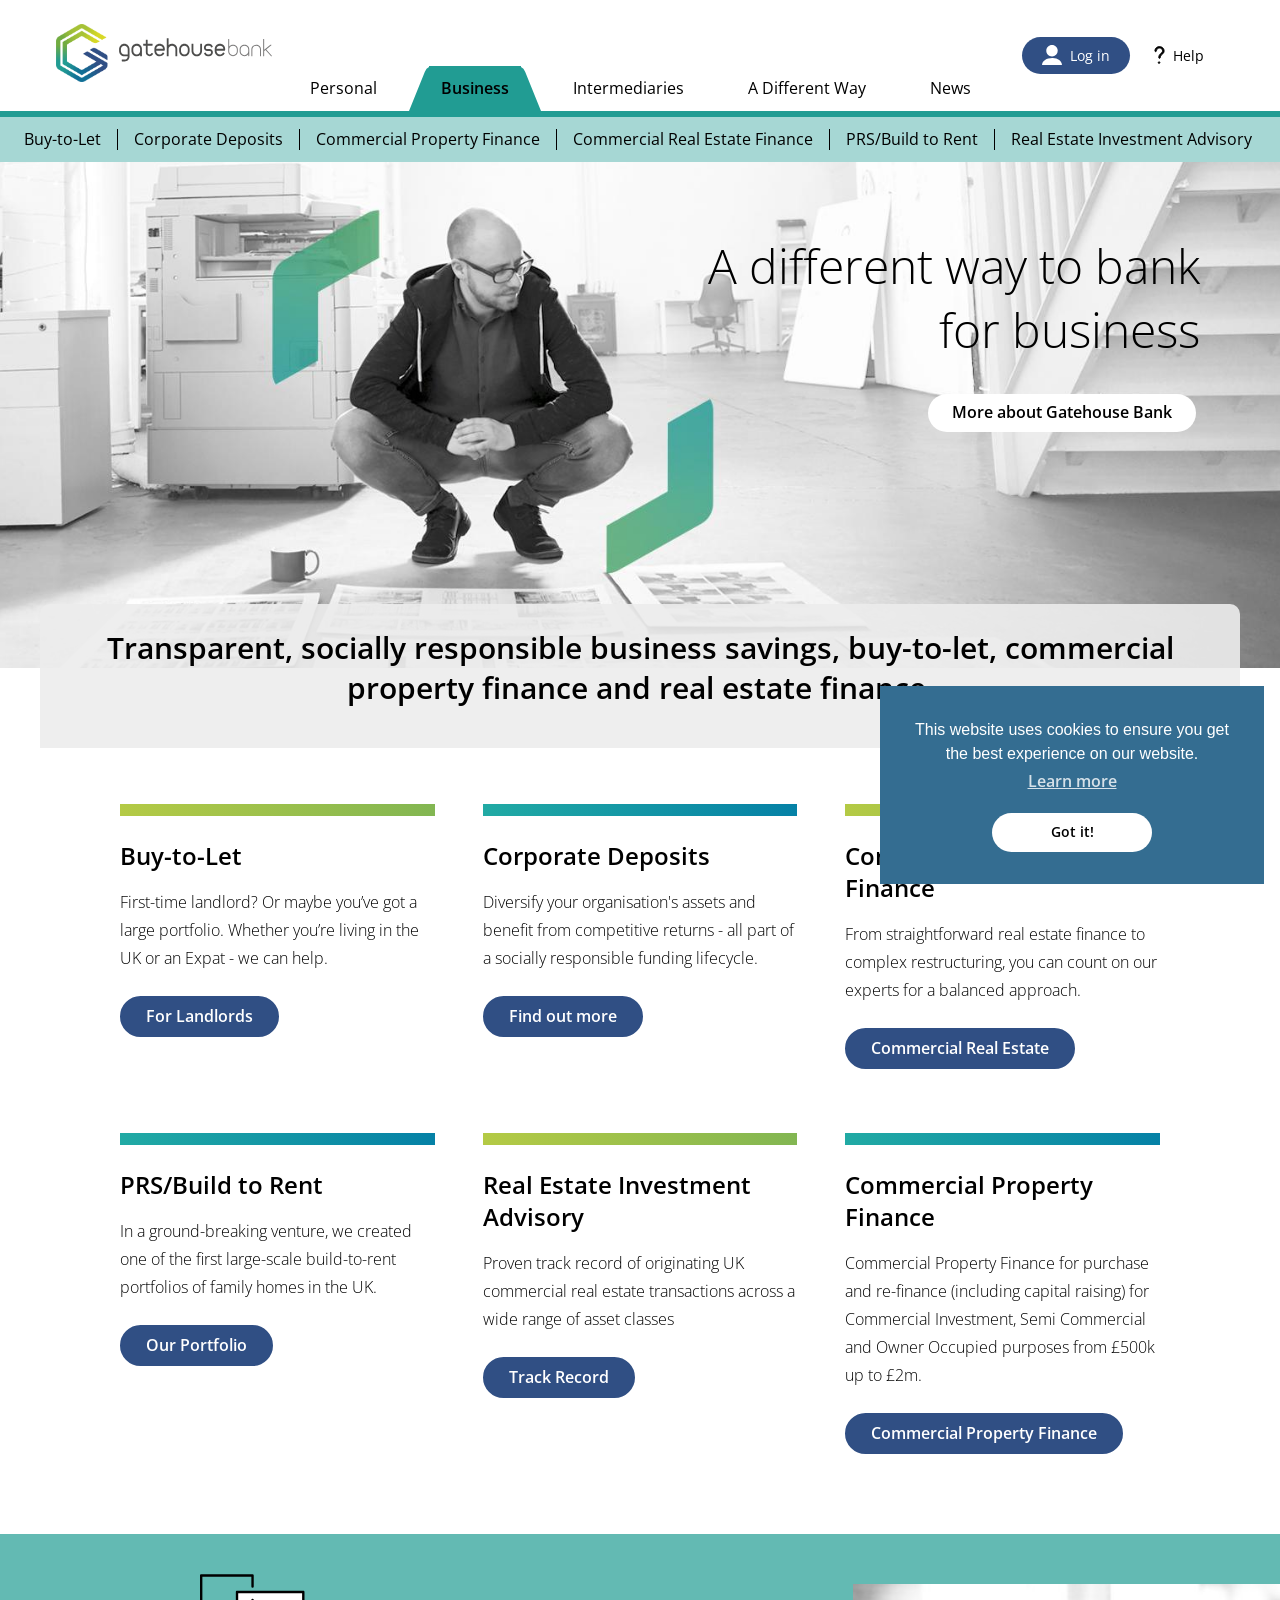
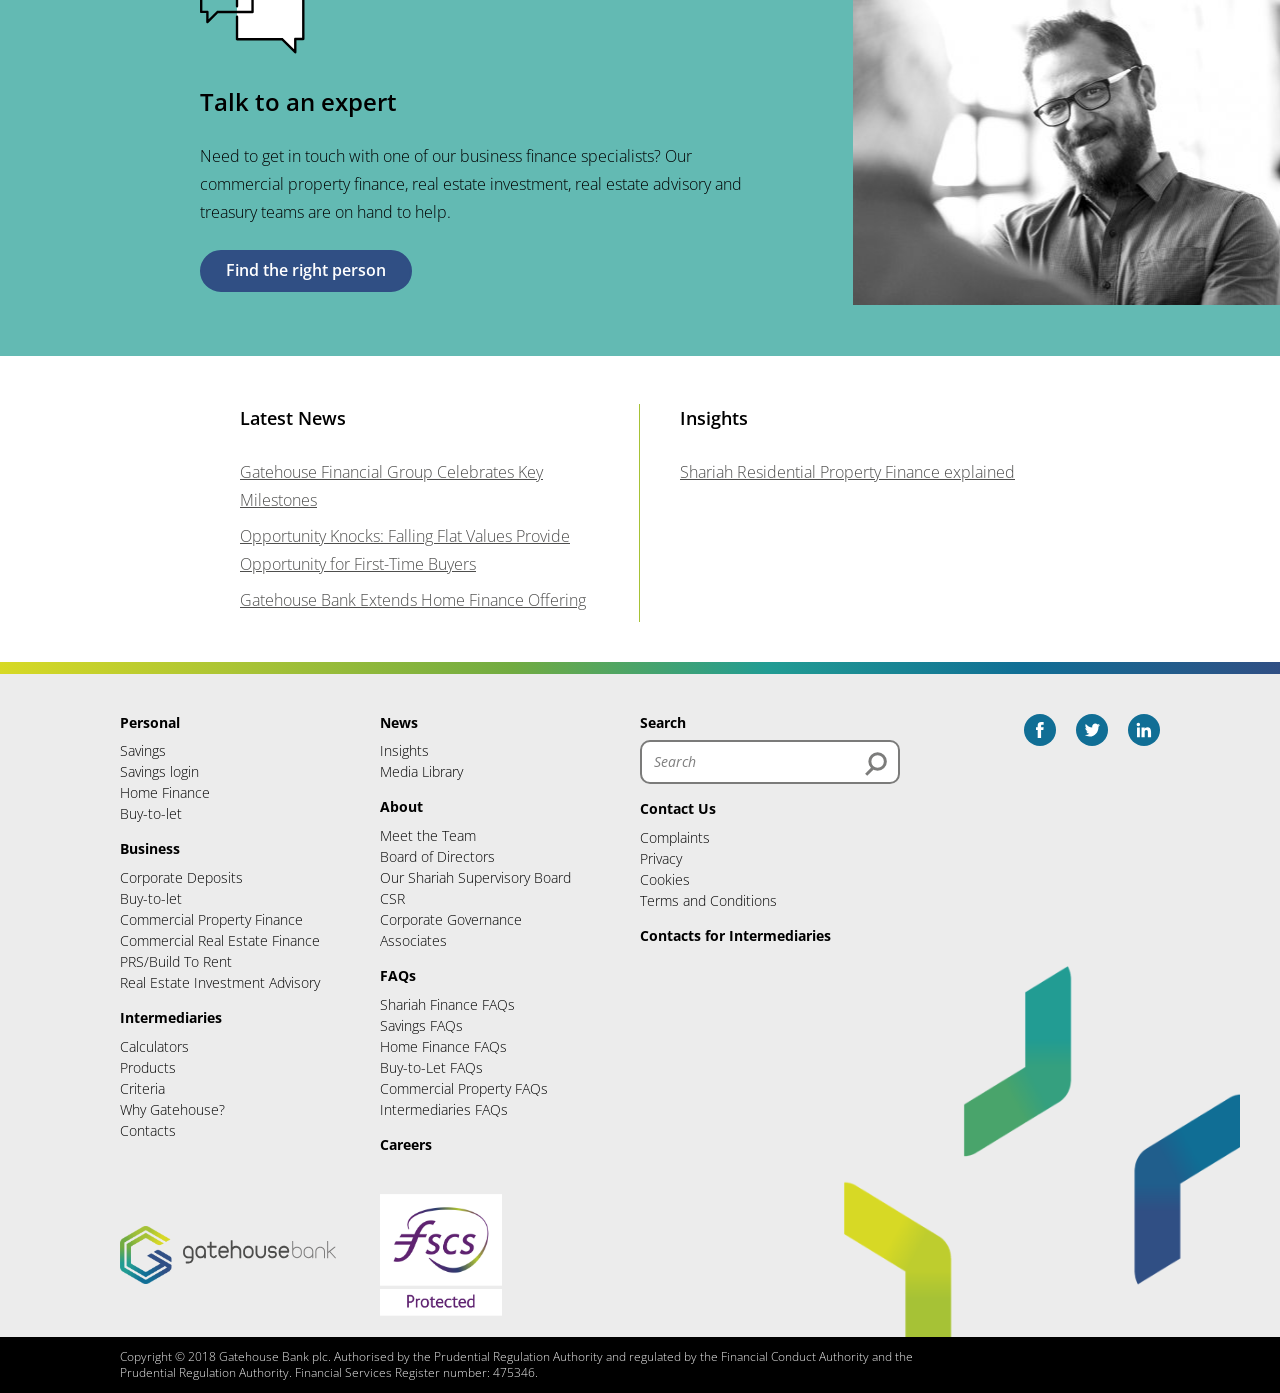
<file: my bank web/gatehousebank.com/business.html>
<!DOCTYPE html>
<html lang="en">

<!-- Mirrored from gatehousebank.com/business by HTTrack Website Copier/3.x [XR&CO'2014], Wed, 03 Apr 2019 21:17:36 GMT -->
<!-- Added by HTTrack --><meta http-equiv="content-type" content="text/html;charset=UTF-8" /><!-- /Added by HTTrack -->
<head>

<meta name="viewport" content="width=device-width">
<link rel="stylesheet" type="text/css" href="assets/css/gatehouse.min.css">
<link href="http://fonts.googleapis.com/css?family=Open+Sans:300,300i,400,600,700" rel="stylesheet">
<script
  src="../code.jquery.com/jquery-3.3.1.min.js"
  integrity="sha256-FgpCb/KJQlLNfOu91ta32o/NMZxltwRo8QtmkMRdAu8="
  crossorigin="anonymous"></script>
<script src="assets/js/gatehouse.min.js"></script>
<link rel="apple-touch-icon" sizes="180x180" href="favicon/apple-touch-icon.png">
<link rel="icon" type="image/png" sizes="32x32" href="favicon/favicon-32x32.png">
<link rel="icon" type="image/png" sizes="16x16" href="favicon/favicon-16x16.png">
<link rel="manifest" href="favicon/site.html">
<link rel="mask-icon" href="favicon/safari-pinned-tab.svg" color="#000000">
<link rel="shortcut icon" href="favicon/favicon.ico">
<meta name="msapplication-TileColor" content="#ffffff">
<meta name="msapplication-config" content="/favicon/browserconfig.xml">
<meta name="theme-color" content="#ffffff">

<!-- Google Tag Manager -->
<script>(function(w,d,s,l,i){w[l]=w[l]||[];w[l].push({'gtm.start':
new Date().getTime(),event:'gtm.js'});var f=d.getElementsByTagName(s)[0],
j=d.createElement(s),dl=l!='dataLayer'?'&l='+l:'';j.async=true;j.src=
'../www.googletagmanager.com/gtm5445.html?id='+i+dl;f.parentNode.insertBefore(j,f);
})(window,document,'script','dataLayer','GTM-PVVDTMD');</script>
<!-- End Google Tag Manager -->

<script> 
	window.addEventListener("load", function(){	
		window.cookieconsent.initialise({"palette": {"popup": {"background": "#346d91"},"button": {"background": "#ffffff"}},"position": "bottom-right","content": {"href": "/cookie-policy"}})
	});
</script>

<title>Home - Business | Gatehouse Bank | Gatehouse Bank plc</title><meta name="generator" content="SEOmatic">
<meta name="description" content="Transparent, socially responsible business savings, real estate finance and investment opportunities.">
<meta name="referrer" content="no-referrer-when-downgrade">
<meta name="robots" content="all">
<meta content="gatehousebankplc" property="fb:profile_id">
<meta content="en_GB" property="og:locale">
<meta content="Gatehouse Bank plc" property="og:site_name">
<meta content="website" property="og:type">
<meta content="https://gatehousebank.com/business" property="og:url">
<meta content="Home - Business | Gatehouse Bank" property="og:title">
<meta content="Transparent, socially responsible business savings, real estate finance and investment opportunities." property="og:description">
<meta content="https://www.linkedin.com/company/gatehouse-bank-plc/" property="og:see_also">
<meta content="https://www.facebook.com/gatehousebankplc" property="og:see_also">
<meta content="https://twitter.com/gatehousebank" property="og:see_also">
<meta name="twitter:card" content="summary_large_image">
<meta name="twitter:site" content="@gatehousebank">
<meta name="twitter:creator" content="@gatehousebank">
<meta name="twitter:title" content="Home - Business | Gatehouse Bank">
<meta name="twitter:description" content="Transparent, socially responsible business savings, real estate finance and investment opportunities.">
<link href="business.html" rel="canonical">
<link href="index.html" rel="home">
<link type="text/plain" href="humans.txt" rel="author">
<link href="business.html" rel="alternate" hreflang="x-default"></head>
<body class="text-black font-sans font-light leading-normal font-sm md:font-base relative">

	<!-- Google Tag Manager (noscript) -->
	<noscript><iframe src="https://www.googletagmanager.com/ns.html?id=GTM-PVVDTMD"
	height="0" width="0" style="display:none;visibility:hidden"></iframe></noscript>
	<!-- End Google Tag Manager (noscript) -->

	

	

	


																															 
																																												



	
	
 
<header class="justify-center boo">
	<nav >
		<div class="navbar container mx-auto flex flex-wrap items-center justify-between flex-row sm:px-4 md:px-3 lg:px-4">
			<div class="flex items-center flex-grow flex-no-shrink text-white mr-6">
				<a href="index.html"><img src="assets/images/logo.svg"  alt="Gatehouse Bank" width="216" height="57" class="pl-1  sm:pl-0 py-1 py-2 lg:py-6"></a>
			</div>
			<div class="block flex-grow flex-grow md:flex md:no-wrap md:items-center md:w-auto -mt-2 sm:mt-0 -ml-2 sm:ml-0">
				<div class="flex-1 no-wrap items-center text-right justify-end">
					<a href="https://gatehousebanksavings.com/OFIS/login.aspx" target="_blank" class="md:button relative z-10 fader inline-block rounded-full antialiased text-white bg-sea hover:bg-pear p-2 md:px-6 text-center no-underline">
						<img src="assets/images/ico-user.svg" alt="Log in" width="20" height="20" class="inline-block align-text-bottom md:mr-1 w-5 h-5 "> 
						<span class="hidden font-normal md:inline">Log in</span>
					</a>
											<a href="faqs.html" class="md:button relative z-10 fader inline-block rounded-full antialiased text-black bg-white hover:bg-pear p-2 md:px-6 text-center no-underline ">
							<img src="assets/images/ico-help.svg" alt="Help"  width="11" height="20" class="inline-block align-text-bottom mr-1 h-5 "> 
							<span class="hidden font-normal md:inline">Help</span>
						</a>
									</div>
			</div>
			<div id="navbar-menu" class="navbar-menu relative w-full block md:flex-grow md:flex-wrap md:flex-no-wrap md:items-center self-end pr-10 md:pr-0 text-center whitespace-no-wrap -mb-px justify-center lg:-mt-6 xl:-mt-12 w-full">
				<div class="flex flex-end flex-1 md:flex-grow flex-wrap md:flex-no-wrap mx-auto justify-center">

				
																			<div class=" navbar-item has-dropdown flex-1 md:flex-none border-b border-teal md:border-transparent flex-grow flex-no-shrink">
						<a href="personal.html" class="block fader md:inline-block md:mt-0 text-base px-px xs:px-4 sm:px-10 md:px-8 py-3 text-black no-underline font-normal md:trapesium hover:bg-grey-lightest">Personal</a>
					</div>	
																			<div class=" navbar-item has-dropdown flex-1 md:flex-none border-b border-teal md:border-transparent flex-grow flex-no-shrink">
						<a href="business.html" class="block fader md:inline-block md:mt-0 text-base px-px xs:px-4 sm:px-10 md:px-8 py-3 no-underline bg-teal font-semibold md:trapesium text-black">Business</a>
					</div>	
																			<div class=" navbar-item has-dropdown flex-1 md:flex-none border-b border-teal md:border-transparent flex-grow flex-no-shrink">
						<a href="intermediaries.html" class="block fader md:inline-block md:mt-0 text-base px-px xs:px-4 sm:px-10 md:px-8 py-3 text-black no-underline font-normal md:trapesium hover:bg-grey-lightest">Intermediaries</a>
					</div>	
																			<div class="hidden  navbar-item has-dropdown flex-1 md:flex-none border-b border-teal md:border-transparent flex-grow flex-no-shrink">
						<a href="about-us.html" class="block fader md:inline-block md:mt-0 text-base px-px xs:px-4 sm:px-10 md:px-8 py-3 text-black no-underline font-normal md:trapesium hover:bg-grey-lightest">A Different Way</a>
					</div>	
																			<div class="hidden  navbar-item has-dropdown flex-1 md:flex-none border-b border-teal md:border-transparent flex-grow flex-no-shrink">
						<a href="news.html" class="block fader md:inline-block md:mt-0 text-base px-px xs:px-4 sm:px-10 md:px-8 py-3 text-black no-underline font-normal md:trapesium hover:bg-grey-lightest">News</a>
					</div>	
							</div>
			<div class="block md:hidden">
				<a href="#" class="navbar-burger border-b border-teal"><span></span></a>
			</div>
		</div>
		</div>

					
			<div id="navbar-submenu" class="navbar-submenu text-left p-6 md:bg-teal-lighter md:text-center md:p-0 md:order-5 w-full hidden md:block border-t-6 border-teal z-10">
																								<div class="navbar-item  md:inline-block md:py-3 ">
						<a href="personal/buy-to-let.html"  class="block md:inline-block p-3 no-underline text-black border-b border-teal  font-semibold md:font-normal min-h-12 md:min-h-0 md:py-0 md:h-auto hover:bg-grey-lightest md:hover:underline md:hover:bg-transparent md:border-b-0 md:border-r md:border-black md:pr-4">Buy-to-Let </a>
											</div>
																								<div class="navbar-item  md:inline-block md:py-3 ">
						<a href="business/corporate-deposits.html"  class="block md:inline-block p-3 no-underline text-black border-b border-teal  font-semibold md:font-normal min-h-12 md:min-h-0 md:py-0 md:h-auto hover:bg-grey-lightest md:hover:underline md:hover:bg-transparent md:border-b-0 md:border-r md:border-black md:pr-4">Corporate Deposits </a>
											</div>
																								<div class="navbar-item has-submenu md:inline-block md:py-3 ">
						<a href="business/commercial-property-finance.html"  class="block md:inline-block p-3 no-underline text-black border-b border-teal  font-semibold md:font-normal min-h-12 md:min-h-0 md:py-0 md:h-auto hover:bg-grey-lightest md:hover:underline md:hover:bg-transparent md:border-b-0 md:border-r md:border-black md:pr-4">Commercial Property Finance </a>
													<span class="bg-teal block md:hidden" data-active-class="bg-teal-lighter"></span>
							<div class="submenu ml-3 bg-white md:text-left md:p-10 md:m-0 md:shadow-lg">
								<!-- Mega menu -->
								<div class="megamenu container mx-auto lg:px-20  z-10">

									<div class="w-full lg:w-1/2 md:leading-normal " >
										<a href="business/commercial-property-finance.html"  class="inline-block no-underline text-lg font-semibold leading-normal mb-6 text-black hover:bg-grey-lightest">Commercial Property Finance overview</a>
									</div>
							
									<div class="md:flex">
										<div class="columns w-full lg:w-1/2 md:leading-normal pr-12" aria-label="submenu">


																							
																							
													<div class="navbar-item md:hidden ">
														<a href="business/commercial-property-finance/commercial-property-finance-products-intermediaries.html"  class="block flex md:inline-block p-3 no-underline text-black border-b border-teal font-semibold min-h-12 md:min-h-0 hover:bg-grey-lightest hover:md:bg-transparent hover:md:underline md:p-0 md:mb-1 md:border-none md:h-auto">Commercial property finance products</a>
													</div>

																																			
																							
													<div class="navbar-item md:hidden ">
														<a href="business/commercial-property-finance/commercial-property-finance-faqs-1.html"  class="block flex md:inline-block p-3 no-underline text-black border-b border-teal font-semibold min-h-12 md:min-h-0 hover:bg-grey-lightest hover:md:bg-transparent hover:md:underline md:p-0 md:mb-1 md:border-none md:h-auto">Commercial Property Finance FAQs</a>
													</div>

																																	</div>
										<div class="hidden md:block w-1/2 lg:w-1/4 py-6 md:border-r md:border-teal pr-12 md:-mt-12 md:pt-px">
																																			<a href="business/commercial-property-finance/commercial-property-finance-products-intermediaries.html"  class="button bg-teal-light border-teal-light text-black hover:bg-white hover:text-black border-2 w-full text-center mb-6">
													Commercial property finance products</a>											
																																															<a href="business/commercial-property-finance/commercial-property-finance-faqs-1.html"  class="button bg-teal-light border-teal-light text-black hover:bg-white hover:text-black border-2 w-full text-center mb-6">
													Commercial Property Finance FAQs</a>											
																																	</div>
										<div class="hidden md:block w-1/2 lg:w-1/4 pl-12 md:-mt-12 md:pt-px">										
																																																									
												<h4 class="text-lg font-semibold leading-normal mb-6 ">
													Insights
												</h4>
												<ul class="list-reset">
																											<li><a class="block mb-2 text-grey-dark hover:text-black" href="insights/shariah-property-finance-explained.html">Shariah Residential Property Finance explained</a></li>												
																									</ul>
																																	</div>
									</div>
								</div>
							</div>
											</div>
																								<div class="navbar-item  md:inline-block md:py-3 ">
						<a href="business/commercial-real-estate-finance.html"  class="block md:inline-block p-3 no-underline text-black border-b border-teal  font-semibold md:font-normal min-h-12 md:min-h-0 md:py-0 md:h-auto hover:bg-grey-lightest md:hover:underline md:hover:bg-transparent md:border-b-0 md:border-r md:border-black md:pr-4">Commercial Real Estate Finance </a>
											</div>
																								<div class="navbar-item  md:inline-block md:py-3 ">
						<a href="business/prs-build-to-rent.html"  class="block md:inline-block p-3 no-underline text-black border-b border-teal  font-semibold md:font-normal min-h-12 md:min-h-0 md:py-0 md:h-auto hover:bg-grey-lightest md:hover:underline md:hover:bg-transparent md:border-b-0 md:border-r md:border-black md:pr-4">PRS/Build to Rent </a>
											</div>
																								<div class="navbar-item has-submenu md:inline-block md:py-3 ">
						<a href="business/reia.html"  class="block md:inline-block p-3 no-underline text-black border-b border-teal  font-semibold md:font-normal min-h-12 md:min-h-0 md:py-0 md:h-auto hover:bg-grey-lightest md:hover:underline md:hover:bg-transparent md:border-b-0 md:border-black md:pr-4">Real Estate Investment Advisory </a>
													<span class="bg-teal block md:hidden" data-active-class="bg-teal-lighter"></span>
							<div class="submenu ml-3 bg-white md:text-left md:p-10 md:m-0 md:shadow-lg">
								<!-- Mega menu -->
								<div class="megamenu container mx-auto lg:px-20  z-10">

									<div class="w-full lg:w-1/2 md:leading-normal " >
										<a href="business/reia.html"  class="inline-block no-underline text-lg font-semibold leading-normal mb-6 text-black hover:bg-grey-lightest">Real Estate Investment Advisory overview</a>
									</div>
							
									<div class="md:flex">
										<div class="columns w-full lg:w-1/2 md:leading-normal pr-12" aria-label="submenu">


																							
																							
													<div class="navbar-item  ">
														<a href="business/reia/investment-portfolio.html"  class="block flex md:inline-block p-3 no-underline text-black border-b border-teal font-semibold min-h-12 md:min-h-0 hover:bg-grey-lightest hover:md:bg-transparent hover:md:underline md:p-0 md:mb-1 md:border-none md:h-auto">Investment Portfolio</a>
													</div>

																																			
																							
													<div class="navbar-item  ">
														<a href="business/reia/realised-investments.html"  class="block flex md:inline-block p-3 no-underline text-black border-b border-teal font-semibold min-h-12 md:min-h-0 hover:bg-grey-lightest hover:md:bg-transparent hover:md:underline md:p-0 md:mb-1 md:border-none md:h-auto">Realised Investments</a>
													</div>

																																	</div>
										<div class="hidden md:block w-1/2 lg:w-1/4 py-6 md:border-r md:border-teal pr-12 md:-mt-12 md:pt-px">
																																																																			</div>
										<div class="hidden md:block w-1/2 lg:w-1/4 pl-12 md:-mt-12 md:pt-px">										
																																																									
												<h4 class="text-lg font-semibold leading-normal mb-6 ">
													Insights
												</h4>
												<ul class="list-reset">
																											<li><a class="block mb-2 text-grey-dark hover:text-black" href="insights/shariah-property-finance-explained.html">Shariah Residential Property Finance explained</a></li>												
																									</ul>
																																	</div>
									</div>
								</div>
							</div>
											</div>
							</div>
			</nav>
</header>



	<main class="main">
    		
			<!-- ################################################################################## -->
<section role="banner" class="bg-white">
	<div class="relative bg-cover bg-bottom sm:bg-top bg-no-repeat z-0 mx-auto max-w-5xl" style="background-image: url('images/hero/hero-mobile/_576xAUTO_scale_bottom-center_75_none/Creative-Man-on-Floor_Mobile_Arrow_72dpi_945671544_181025_112027.jpg');">			
		<div class="absolute pin-x pin-y bg-cover bg-center bg-no-repeat hidden sm:block z-0" style="background-image: url('images/hero/_1600xAUTO_scale_center-center_75_none/3Creative-Man-on-Floor_Desktop_Arrow_72dpi_945671544.jpg');"></div>
		<div class="relative container mx-auto text-black p-10 sm:flex z-1">		
			<div class="sm:w-1/2">
			</div>
			<div  class="sm:w-1/2 text-center sm:text-right relative">		
									<h1 class="text-3xl lg:pl-8 lg:pt-8 lg:text-4xl xl:text-5xl font-light pb-4 md:pb-6 xl:pb-8">
																A different way to bank for business
					</h1>	
				
																														<a href="about-us.html" class="button md:button-md text-black bg-white border-white hover:bg-sea hover:border-sea hover:text-white mx-1 mb-1">More about Gatehouse Bank</a>
																										
				

				
				<div class="h-48 xs:h-64 sm:h-48"></div>
			</div>
		</div>
	</div>
</section>
				<!-- ################################################################################## -->
					<section class="relative container mx-auto -mt-16 sm:-mt-24 bg-grey-tint rounded-top text-center text-light antialiased z-2 mb-12">
						<div class="text-center px-10 pb-10">
				<h2 class="text-3xl font-semibold leading-normal mt-8 pt-6">Transparent, socially responsible business savings, buy-to-let, commercial property finance and real estate finance.</h2>
							</div>
			</section>

			<!-- ################################################################################## -->
		


<section class="container mx-auto my-2">
	<div class="px-10 py-2 leading-looser max-w-2xl mx-auto">
		<div class="sm:flex sm:flex-wrap -mx-6">

			<!-- ################################################################################## -->
			<article class="sm:w-1/2 lg:w-1/3 px-6 mb-10 relative">				
				<div class="bg-gatehouse-green h-3 z-30 relative"></div>
									<h3 class="text-2xl mt-6 mb-4 leading-normal font-semibold">Buy-to-Let</h3>
					<div class="content link-lists">					
						<p>First-time landlord? Or maybe you’ve got a large portfolio. Whether you’re living in the UK or an Expat - we can help.	</p>
													<p><a href="personal/buy-to-let.html" class="button-md mr-4 mb-4 bg-sea border-sea border-2 text-white hover:text-black hover:bg-white">For Landlords</a></p>
							
					</div>
					
							</article>

			<!-- ################################################################################## -->
			<article class="sm:w-1/2 lg:w-1/3 px-6 mb-10 relative">				
				<div class="bg-gatehouse-blue h-3 z-30 relative"></div>
									<h3 class="text-2xl mt-6 mb-4 leading-normal font-semibold">Corporate Deposits</h3>
					<div class="content link-lists">					
						<p>Diversify your organisation&#039;s assets and benefit from competitive returns - all part of a socially responsible funding lifecycle.		</p>
													<p><a href="business/corporate-deposits.html" class="button-md mr-4 mb-4 bg-sea border-sea border-2 text-white hover:text-black hover:bg-white">Find out more</a></p>
							
					</div>
					
							</article>

			<!-- ################################################################################## -->
			<article class="sm:w-1/2 lg:w-1/3 px-6 mb-10 relative">				
				<div class="bg-gatehouse-green h-3 z-30 relative"></div>
									<h3 class="text-2xl mt-6 mb-4 leading-normal font-semibold">Commercial Real Estate Finance</h3>
					<div class="content link-lists">					
						<p>From straightforward real estate finance to complex restructuring, you can count on our experts for a balanced approach.	</p>
													<p><a href="business/commercial-real-estate-finance.html" class="button-md mr-4 mb-4 bg-sea border-sea border-2 text-white hover:text-black hover:bg-white">Commercial Real Estate</a></p>
								
					</div>
					
							</article>

			<!-- ################################################################################## -->
			<article class="sm:w-1/2 lg:w-1/3 px-6 mb-10 relative">				
				<div class="bg-gatehouse-blue h-3 z-30 relative"></div>
									<h3 class="text-2xl mt-6 mb-4 leading-normal font-semibold">PRS/Build to Rent</h3>
					<div class="content link-lists">					
						<p>In a ground-breaking venture, we created one of the first large-scale build-to-rent portfolios of family homes in the UK.		</p>
													<p><a href="business/prs-build-to-rent.html" class="button-md mr-4 mb-4 bg-sea border-sea border-2 text-white hover:text-black hover:bg-white">Our Portfolio</a></p>
							
					</div>
					
							</article>

			<!-- ################################################################################## -->
			<article class="sm:w-1/2 lg:w-1/3 px-6 mb-10 relative">				
				<div class="bg-gatehouse-green h-3 z-30 relative"></div>
									<h3 class="text-2xl mt-6 mb-4 leading-normal font-semibold">Real Estate Investment Advisory</h3>
					<div class="content link-lists">					
						<p>Proven track record of originating UK commercial real estate transactions across a wide range of asset classes		</p>
													<p><a href="business/reia.html" class="button-md mr-4 mb-4 bg-sea border-sea border-2 text-white hover:text-black hover:bg-white">Track Record</a></p>
							
					</div>
					
							</article>

			<!-- ################################################################################## -->
			<article class="sm:w-1/2 lg:w-1/3 px-6 mb-10 relative">				
				<div class="bg-gatehouse-blue h-3 z-30 relative"></div>
									<h3 class="text-2xl mt-6 mb-4 leading-normal font-semibold">Commercial Property Finance</h3>
					<div class="content link-lists">					
						<p>Commercial Property Finance for purchase and re-finance (including capital raising) for Commercial Investment, Semi Commercial and Owner Occupied purposes from £500k up to £2m.	</p>
													<p><a href="business/commercial-property-finance.html" class="button-md mr-4 mb-4 bg-sea border-sea border-2 text-white hover:text-black hover:bg-white">Commercial Property Finance</a></p>
							
					</div>
					
							</article>
			<!-- ################################################################################## -->

		</div>
	</div>
</section>

			<!-- ################################################################################## -->
				<section class="mb-12 min-h-64 max-w-5xl mx-auto relative bg-teal-light">
						<div class="min-h-64 sm:absolute sm:pin-r sm:pin-t sm:pin-b  sm:w-2/5 lg:w-1/3 bg- bg-center bg-no-repeat relative" style="background-image: url('images/content/_480xAUTO_scale_center-center_85_none/Man-in-Interview_Content_72dpi_578161141.jpg')">
							</div>
									<div class="sm:flex max-w-xl mx-auto">		
					<div class="sm:w-3/5 lg:w-2/3 px-10 pt-4 pb-10 lg:pt-4">
						<div class="max-w-md content">
																<img src="images/content/icons/ico-speech.svg" alt="icon" class="block my-6 h-20" >
																			<h3><strong>Talk to an expert</strong></h3>
												<p>Need to get in touch with one of our business finance specialists? Our commercial property finance, real estate investment, real estate advisory and treasury teams are on hand to help.</p>
<p><a href="contact-us.html" class="button-md">Find the right person</a></p>
									</div>
								</div>
			</div>
		</div>
	</section>

	

			<aside>
	<section class="container mx-auto">
		<div class="px-10 leading-looser max-w-xl mx-auto">	
			<div class="md:flex">
													<div class="md:w-1/2 mb-10 lg:pl-10 lg:pr-5 md:border-r md:border-pear">				
						<h3 class="text-lg font-semibold leading-loose mb-6 ">
							Latest News
						</h3>
						<ul class="list-reset">
															<li><a class="block mb-2 text-grey-dark hover:text-black" href="news/gatehouse-financial-group-celebrates-key-milestones.html">Gatehouse Financial Group Celebrates Key Milestones</a></li>
															<li><a class="block mb-2 text-grey-dark hover:text-black" href="news/opportunity-knocks-falling-flat-values-provide-opportunity-for-first-time-buyers.html">Opportunity Knocks: Falling Flat Values Provide Opportunity for First-Time Buyers</a></li>
															<li><a class="block mb-2 text-grey-dark hover:text-black" href="news/gatehouse-bank-extends-home-finance-offering.html">Gatehouse Bank Extends Home Finance Offering</a></li>
													</ul>
					</div>
																	<div class="md:w-1/2 mb-10 md:pl-6 lg:pl-10">				
						<h3 class="text-lg font-semibold leading-loose mb-6 ">
							Insights
						</h3>
						<ul class="list-reset">
															<li><a class="block mb-2 text-grey-dark hover:text-black" href="insights/shariah-property-finance-explained.html">Shariah Residential Property Finance explained</a></li>
													</ul>
					</div>
							</div>
		</div>
	</section>
</aside>		</main>

	
	
<footer class="bg-grey-lightest text-sm ">
	<div class="m-0 p-0 h-1 w-full bg-gatehouse pt-3"></div>
	<div class="container mx-auto bg-no-repeat bg-right-bottom" style="background-image:url('assets/images/footer-arrows.png'); background-size: 33%; ">
		<div class="p-10 pb-4 max-w-2xl mx-auto">
			<nav class="flex flex-col sm:flex-row sm:flex-row sm:flex-wrap ">	
				<div class="sm:w-1/2 md:w-1/3 lg:w-1/4 order-2">
																																			<h4 class="mb-2"><a href="personal.html" class="no-underline hover:underline text-black">Personal</a></h4>		
									
										<ul class="list-reset font-light leading-loosest lg:leading-looseish mb-4">
																							<li><a href="personal/savings.html"  class="no-underline hover:underline text-black">Savings</a></li>
																							<li><a href="https://gatehousebanksavings.com/OFIS/login.aspx" target="_blank" class="no-underline hover:underline text-black">Savings login</a></li>
																							<li><a href="personal/home-finance.html"  class="no-underline hover:underline text-black">Home Finance</a></li>
																							<li><a href="personal/buy-to-let.html"  class="no-underline hover:underline text-black">Buy-to-let</a></li>
																					</ul>
									
																	<h4 class="mb-2"><a href="business.html" class="no-underline hover:underline text-black">Business</a></h4>		
									
										<ul class="list-reset font-light leading-loosest lg:leading-looseish mb-4">
																							<li><a href="business/corporate-deposits.html"  class="no-underline hover:underline text-black">Corporate Deposits</a></li>
																							<li><a href="personal/buy-to-let.html"  class="no-underline hover:underline text-black">Buy-to-let</a></li>
																							<li><a href="business/commercial-property-finance.html"  class="no-underline hover:underline text-black">Commercial Property Finance</a></li>
																							<li><a href="business/commercial-real-estate-finance.html"  class="no-underline hover:underline text-black">Commercial Real Estate Finance</a></li>
																							<li><a href="business/prs-build-to-rent.html"  class="no-underline hover:underline text-black">PRS/Build To Rent</a></li>
																							<li><a href="business/reia.html"  class="no-underline hover:underline text-black">Real Estate Investment Advisory</a></li>
																					</ul>
									
																	<h4 class="mb-2"><a href="intermediaries.html" class="no-underline hover:underline text-black">Intermediaries</a></h4>		
									
										<ul class="list-reset font-light leading-loosest lg:leading-looseish mb-4">
																							<li><a href="intermediaries/calculators.html"  class="no-underline hover:underline text-black">Calculators</a></li>
																							<li><a href="intermediaries/products.html"  class="no-underline hover:underline text-black">Products</a></li>
																							<li><a href="intermediaries/criteria.html"  class="no-underline hover:underline text-black">Criteria</a></li>
																							<li><a href="intermediaries/why-gatehouse.html"  class="no-underline hover:underline text-black">Why Gatehouse?</a></li>
																							<li><a href="intermediaries/contact-us.html"  class="no-underline hover:underline text-black">Contacts</a></li>
																					</ul>
									
																											
																	
																	
									</div>
				<div class="sm:w-1/2 md:w-1/3 lg:w-1/4 order-2">
																	
																																			<h4 class="mb-2"><a href="news.html" class="no-underline hover:underline text-black">News</a></h4>		
									
										<ul class="list-reset font-light leading-loosest lg:leading-looseish mb-4">
																							<li><a href="insights.html"  class="no-underline hover:underline text-black">Insights</a></li>
																							<li><a href="media-library.html"  class="no-underline hover:underline text-black">Media Library</a></li>
																					</ul>
									
																	<h4 class="mb-2"><a href="about-us.html" class="no-underline hover:underline text-black">About</a></h4>		
									
										<ul class="list-reset font-light leading-loosest lg:leading-looseish mb-4">
																							<li><a href="about-us/meet-the-team-executives.html"  class="no-underline hover:underline text-black">Meet the Team</a></li>
																							<li><a href="about-us/meet-our-board-of-directors.html"  class="no-underline hover:underline text-black">Board of Directors</a></li>
																							<li><a href="about-us/shariah-supervisory-board.html"  class="no-underline hover:underline text-black">Our Shariah Supervisory Board</a></li>
																							<li><a href="about-us/csr-outreach-programmes.html"  class="no-underline hover:underline text-black">CSR</a></li>
																							<li><a href="about-us/corporate-governance.html"  class="no-underline hover:underline text-black">Corporate Governance</a></li>
																							<li><a href="about-us/associate-companies.html"  class="no-underline hover:underline text-black">Associates</a></li>
																					</ul>
									
																	<h4 class="mb-2"><a href="faqs.html" class="no-underline hover:underline text-black">FAQs</a></h4>		
									
										<ul class="list-reset font-light leading-loosest lg:leading-looseish mb-4">
																							<li><a href="faqs58aa.html?category=shariah-finance"  class="no-underline hover:underline text-black">Shariah Finance FAQs</a></li>
																							<li><a href="faqs14f6.html?category=savings"  class="no-underline hover:underline text-black">Savings FAQs</a></li>
																							<li><a href="faqsf0c5.html?category=home-finance"  class="no-underline hover:underline text-black">Home Finance FAQs</a></li>
																							<li><a href="faqs1f02.html?category=buy-to-let"  class="no-underline hover:underline text-black">Buy-to-Let FAQs</a></li>
																							<li><a href="faqs27aa.html?category=commercial-property-finance"  class="no-underline hover:underline text-black">Commercial Property FAQs</a></li>
																							<li><a href="faqs094e.html?category=intermediaries"  class="no-underline hover:underline text-black">Intermediaries FAQs</a></li>
																					</ul>
									
																	<h4 class="mb-2"><a href="careers.html" class="no-underline hover:underline text-black">Careers</a></h4>		
									
										<ul class="list-reset font-light leading-loosest lg:leading-looseish mb-4">
																					</ul>
									
																											
																	
									</div>
				<div class="sm:w-1/2 md:w-1/3 lg:w-1/4 flex flex-col order-2">
					<div class="w-full lg:order-2">
																			
																			
																																								<h4 class="mb-2"><a href="contact-us.html" class="no-underline hover:underline text-black">Contact Us</a></h4>		
										
											<ul class="list-reset font-light leading-loosest lg:leading-looseish mb-4">
																								<li><a href="complaints-policy.html"  class="no-underline hover:underline text-black">Complaints</a></li>
																								<li><a href="privacy-policy.html"  class="no-underline hover:underline text-black">Privacy</a></li>
																								<li><a href="cookie-policy.html"  class="no-underline hover:underline text-black">Cookies</a></li>
																								<li><a href="terms.html"  class="no-underline hover:underline text-black">Terms and Conditions</a></li>
																							</ul>
										
																			<h4 class="mb-2"><a href="intermediaries/contact-us.html" class="no-underline hover:underline text-black">Contacts for Intermediaries</a></h4>		
										
											<ul class="list-reset font-light leading-loosest lg:leading-looseish mb-4">
																							</ul>
										
																														
											</div>
					<div class="w-full lg:order-1">
						<form role="search" action="https://gatehousebank.com/search">
							<h4 class="sm:mt-3 lg:mt-0 mb-2"><a href="faqs.html" class="no-underline hover:underline text-black">Search</a></h4>
							<div class="relative">
								<input type="text" placeholder="Search" name="q" id="search" aria-label="Search Gatehouse Bank" class="rounded p-3 text-black border-2 border-grey w-full mb-4">
								<button class="mr-3 mt-3 w-6 h-6 absolute pin-r pin-t" aria-label="Search">									
									<img src="assets/images/ico-search.svg" alt="Search" class="h-6 w-6">
								</button>
							</div>
						</form>
					</div>
				</div>
				<div class="w-full mb-4 lg:w-1/4 text-right order-1 lg:order-3">

											<a href="https://www.facebook.com/gatehousebankplc" target="_blank" class="inline-block rounded-full w-8 h-8 bg-sky ml-4"><img src="assets/images/ico-fb.svg" alt="Facebook" class="w-8 h-8"></a>
																<a href="https://twitter.com/gatehousebank" target="_blank" class="inline-block rounded-full w-8 h-8 bg-sky ml-4 "><img src="assets/images/ico-tw.svg" alt="Twitter" class="w-8 h-8"></a>
																<a href="https://www.linkedin.com/company/gatehouse-bank-plc/" target="_blank" class="inline-block rounded-full w-8 h-8 bg-sky ml-4 "><img src="assets/images/ico-in.svg" alt="LinkedIn" class="w-8 h-8"></a>
									</div>
			</nav>
			<div class="container mx-auto mt-6">
				<div class="flex mx-auto flex-col lg:flex-row">	
					<div class="lg:w-1/4 lg:self-center my-6 pr-4">
						<a href="index.html"><img src="assets/images/logo.svg" width="216" height="57" alt="Gatehouse Bank"></a>
					</div>
					<div class="w-24 lg:w-1/4">
						<a href="https://www.fscs.org.uk/"><img src="assets/images/fscs-logo.svg" width="122" height="122" alt="FSCS Logo"></a>
					</div>
				</div>
			</div>
		</div>
	</div>
	<div class="bg-black py-3">
		<div class="max-w-2xl px-10 mx-auto bg-black text-grey-lightest text-xs">
			<div class="max-w-lg">				
				Copyright © 2018 Gatehouse Bank plc. Authorised by the Prudential Regulation Authority and regulated by the Financial Conduct Authority and the Prudential Regulation Authority. Financial Services Register number: 475346.
			</div>
		</div>
	</div>
</footer>


<script type="application/ld+json">{"@context":"http://schema.org","@type":"Corporation","description":"Transparent, socially responsible business savings, real estate finance and investment opportunities.","mainEntityOfPage":"https://gatehousebank.com/business","name":"Home - Business | Gatehouse Bank","potentialAction":{"@type":"SearchAction","query-input":"required name=search","target":"https://www.gatehousebank.com/search?q={search}"},"url":"https://gatehousebank.com/business"}</script>
<script type="application/ld+json">{"@context":"http://schema.org","@id":"https://gatehousebank.com#identity","@type":"LocalBusiness","address":{"@type":"PostalAddress","addressRegion":"London","postalCode":"W1K 4PS","streetAddress":"14 Grosvenor Street"},"alternateName":"Gatehouse Bank plc","contactPoint":[{"@type":"ContactPoint","contactType":"customer support","telephone":"+44 (0)8000 353 050"}],"description":"Choose a different way to save, buy a home or buy-to-let with Gatehouse - a UK bank for people prepared to think differently.","email":"directadvisers@gatehousebank.com","geo":{"@type":"GeoCoordinates","latitude":"-0.1462203","longitude":"51.5120268"},"image":{"@type":"ImageObject","height":"2177","url":"https://gatehousebank.com/images/media/GatehouseLogo1.JPG","width":"3286"},"logo":{"@type":"ImageObject","height":"60","url":"https://gatehousebank.com/images/media/_600x60_fit_center-center_82_none/2237/GatehouseLogo1.png","width":"91"},"name":"Gatehouse Bank plc","openingHoursSpecification":[{"@type":"OpeningHoursSpecification","closes":"17:00:00","dayOfWeek":["Monday"],"opens":"09:00:00"},{"@type":"OpeningHoursSpecification","closes":"17:00:00","dayOfWeek":["Tuesday"],"opens":"09:00:00"},{"@type":"OpeningHoursSpecification","closes":"17:00:00","dayOfWeek":["Wednesday"],"opens":"09:00:00"},{"@type":"OpeningHoursSpecification","closes":"17:00:00","dayOfWeek":["Thursday"],"opens":"09:00:00"},{"@type":"OpeningHoursSpecification","closes":"17:00:00","dayOfWeek":["Friday"],"opens":"09:00:00"}],"priceRange":"$","sameAs":["https://twitter.com/gatehousebank","https://www.facebook.com/gatehousebankplc","https://www.linkedin.com/company/gatehouse-bank-plc/"],"telephone":"+44 (0)8000 353 050","url":"https://gatehousebank.com"}</script>
<script type="application/ld+json">{"@context":"http://schema.org","@id":"http://coopa.net#creator","@type":"ProfessionalService","address":{"@type":"PostalAddress","addressCountry":"United Kingdom","addressLocality":"London","addressRegion":"England","postalCode":"W13 9UA","streetAddress":"22 Balmoral Gardens"},"alternateName":"Coopa.net","contactPoint":[{"@type":"ContactPoint","contactType":"customer support","telephone":"+44 (0)20 34226677"}],"description":"Quality web design and development from a small and professional team.","duns":"736761813","email":"contact@coopa.net","founder":"Rich Cooper","foundingDate":"2003-10-17","foundingLocation":"London","geo":{"@type":"GeoCoordinates","latitude":"-0.326945","longitude":"51.502357"},"image":{"@type":"ImageObject","height":"140","url":"https://gatehousebank.com/images/media/midlogo140.jpg","width":"140"},"logo":{"@type":"ImageObject","height":"60","url":"https://gatehousebank.com/images/media/_600x60_fit_center-center_82_none/2241/midlogo140.png","width":"60"},"name":"Coopa Limited","openingHoursSpecification":[{"@type":"OpeningHoursSpecification","closes":"17:30:00","dayOfWeek":["Monday"],"opens":"09:00:00"},{"@type":"OpeningHoursSpecification","closes":"17:30:00","dayOfWeek":["Tuesday"],"opens":"09:00:00"},{"@type":"OpeningHoursSpecification","closes":"17:30:00","dayOfWeek":["Wednesday"],"opens":"09:00:00"},{"@type":"OpeningHoursSpecification","closes":"17:30:00","dayOfWeek":["Thursday"],"opens":"09:00:00"},{"@type":"OpeningHoursSpecification","closes":"17:30:00","dayOfWeek":["Friday"],"opens":"09:00:00"}],"priceRange":"$$$","telephone":"+44 (0)20 34226677","url":"http://coopa.net"}</script>
<script type="application/ld+json">{"@context":"http://schema.org","@type":"BreadcrumbList","description":"Breadcrumbs list","itemListElement":[{"@type":"ListItem","item":{"@id":"https://gatehousebank.com/","name":"Home"},"position":1},{"@type":"ListItem","item":{"@id":"https://gatehousebank.com/business","name":"Business"},"position":2}],"name":"Breadcrumbs"}</script></body>

<!-- Mirrored from gatehousebank.com/business by HTTrack Website Copier/3.x [XR&CO'2014], Wed, 03 Apr 2019 21:17:41 GMT -->
</html>
</file>
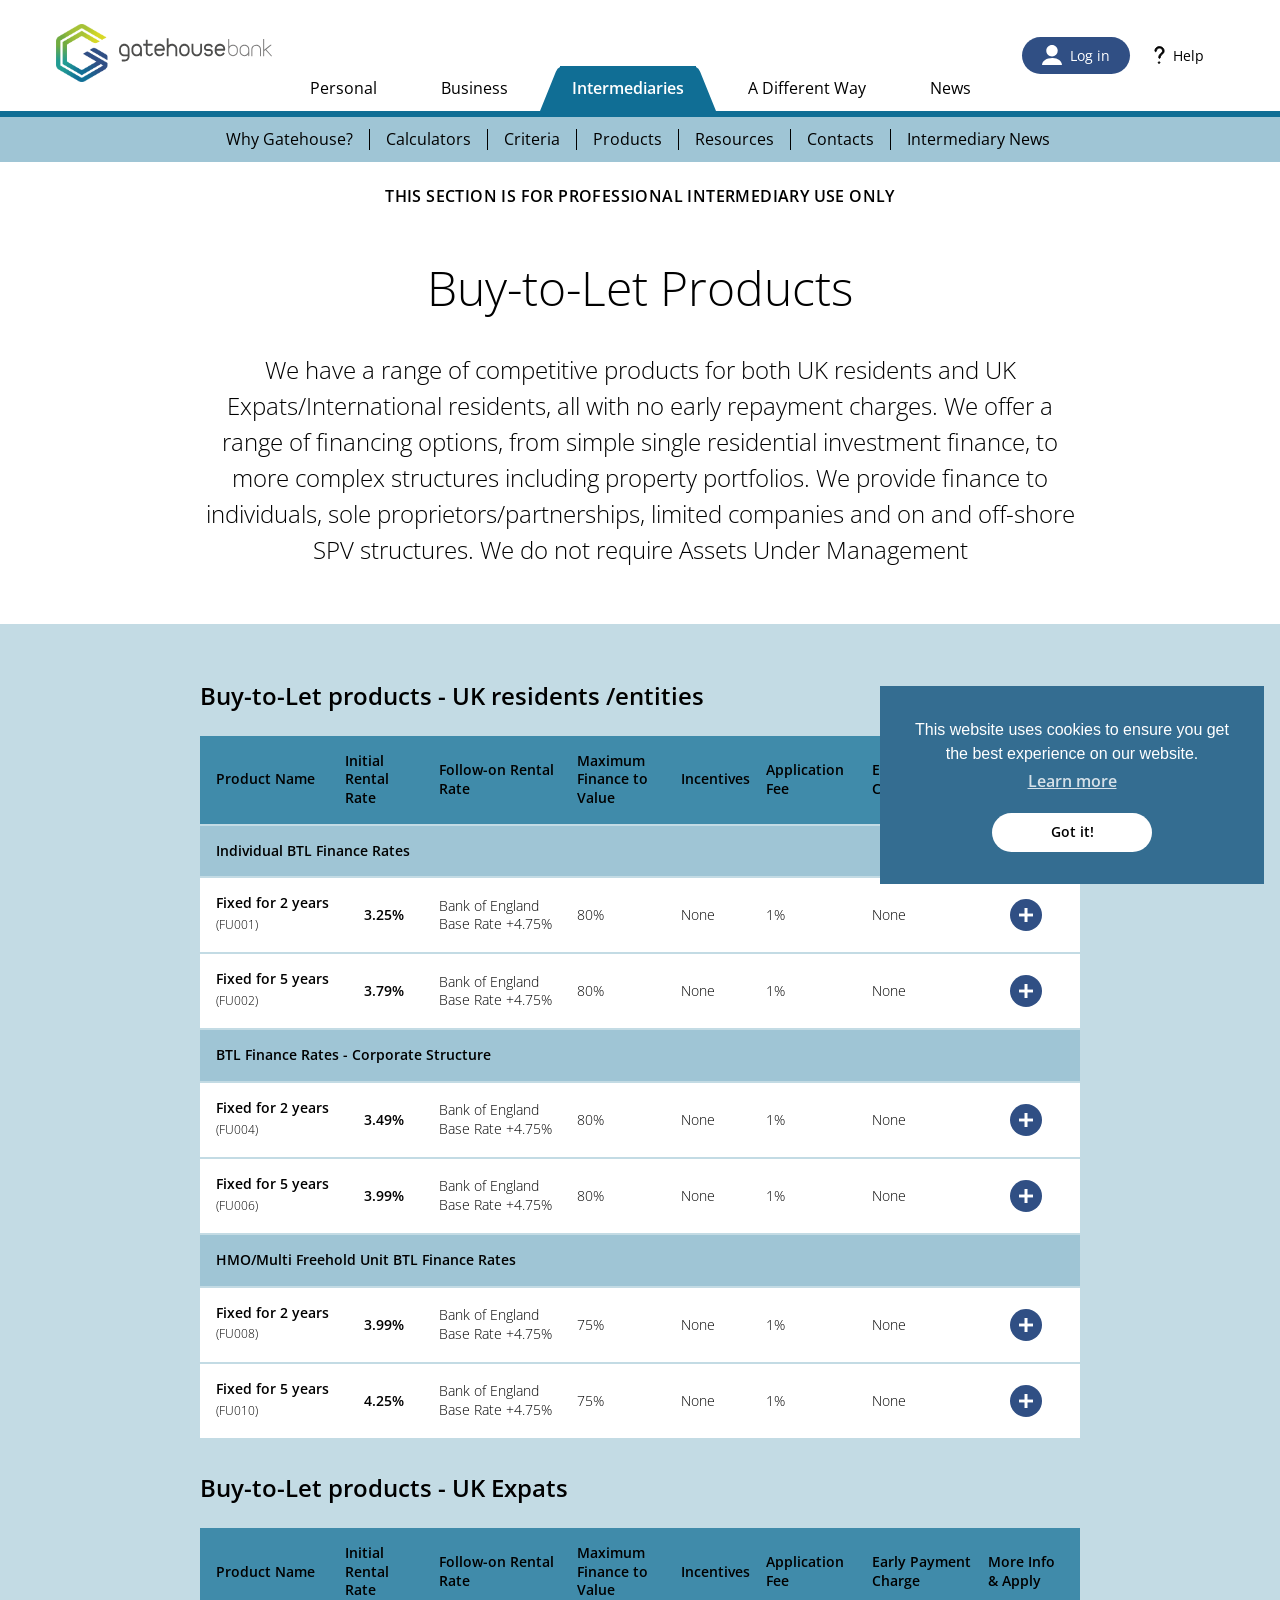
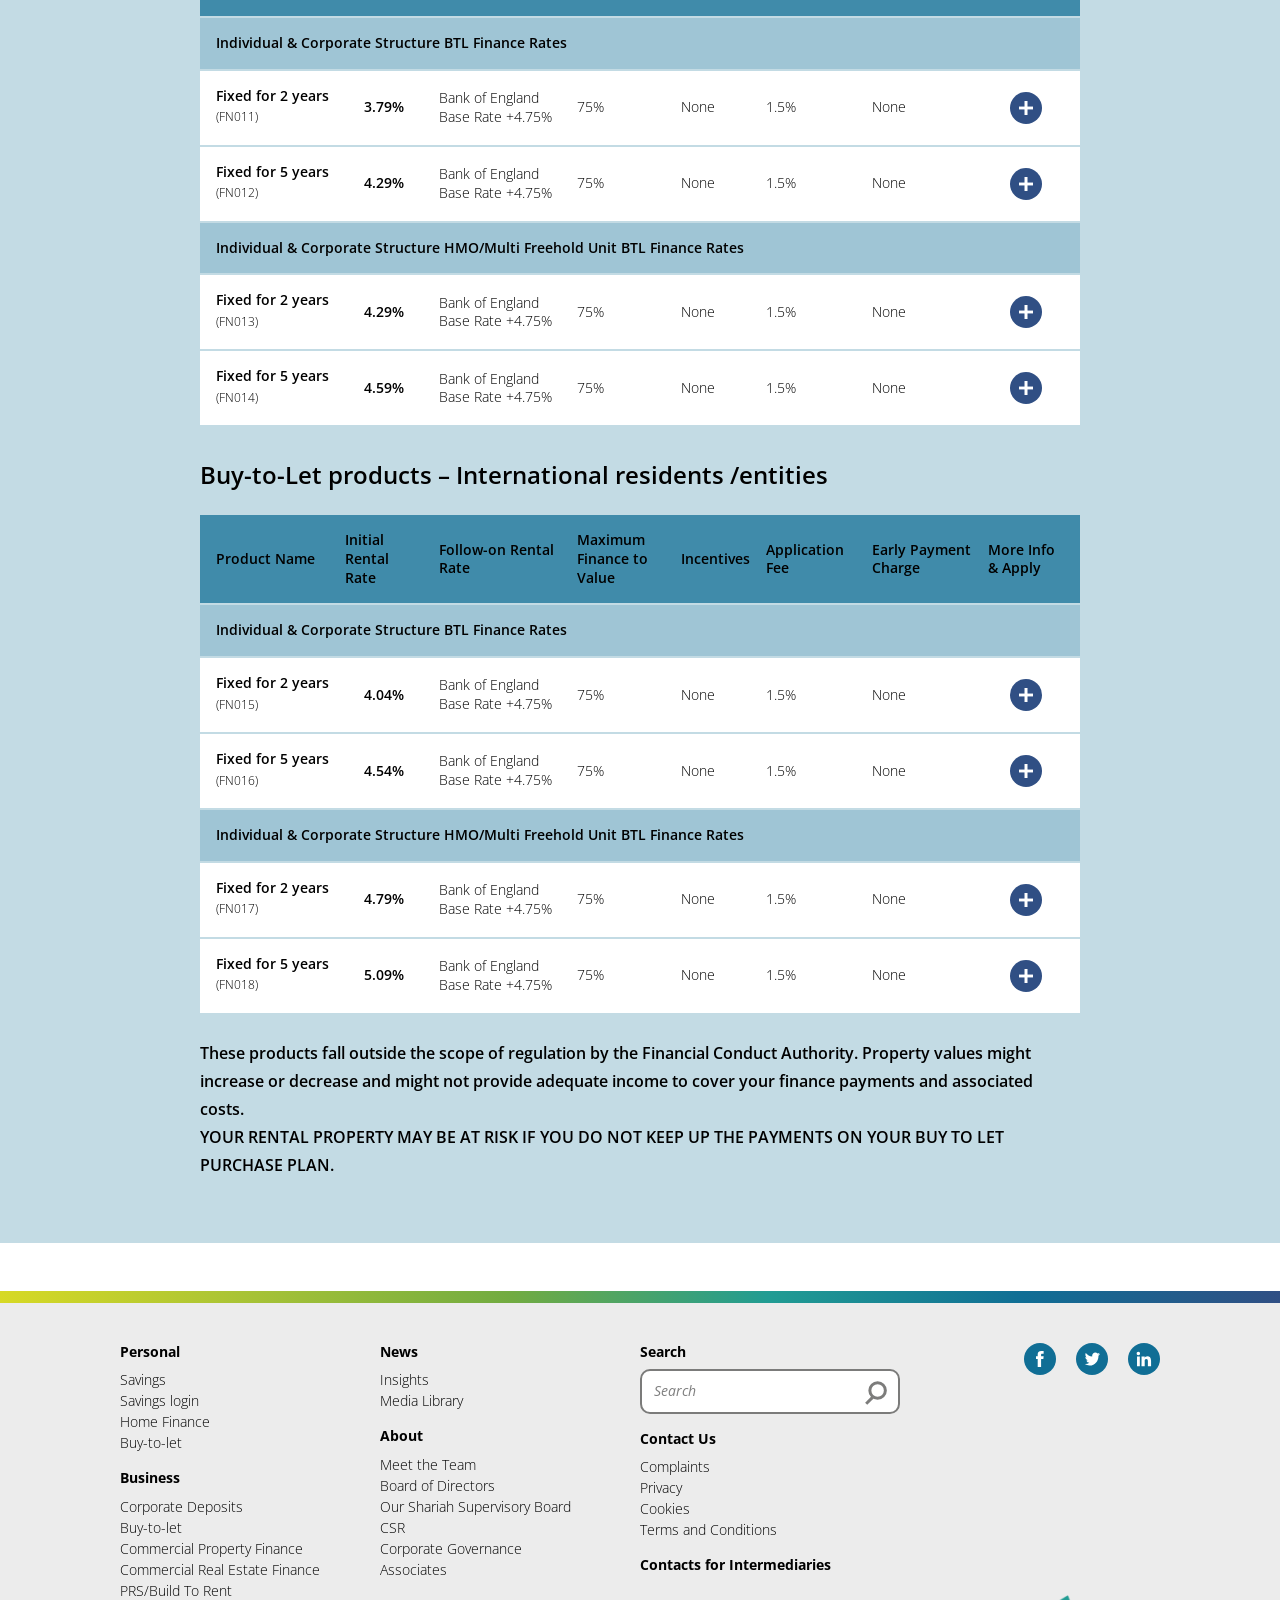
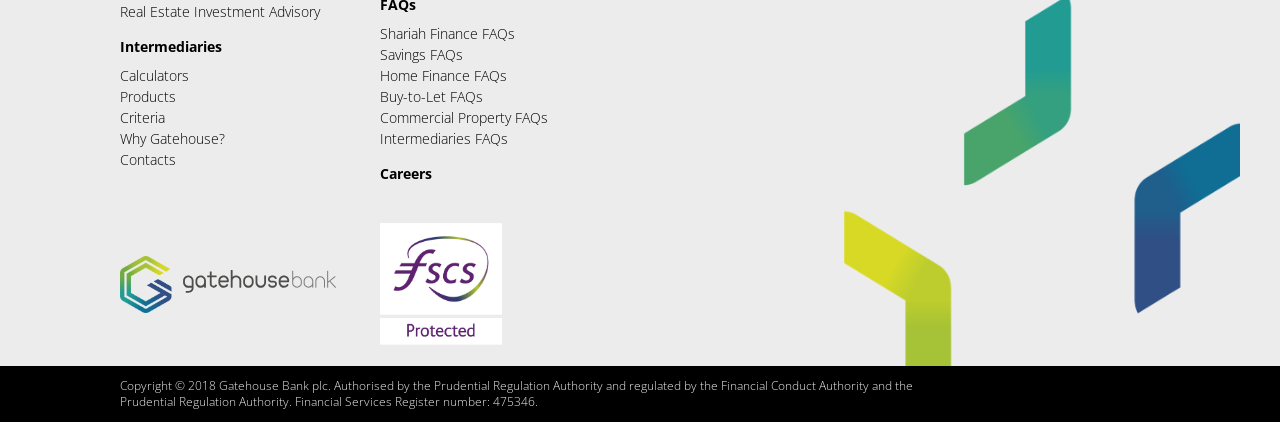
<file: my bank web/gatehousebank.com/buy-to-let-product-page-intermediary.html>
<!DOCTYPE html>
<html lang="en">

<!-- Mirrored from gatehousebank.com/buy-to-let-product-page-intermediary by HTTrack Website Copier/3.x [XR&CO'2014], Wed, 03 Apr 2019 21:19:37 GMT -->
<!-- Added by HTTrack --><meta http-equiv="content-type" content="text/html;charset=UTF-8" /><!-- /Added by HTTrack -->
<head>

<meta name="viewport" content="width=device-width">
<link rel="stylesheet" type="text/css" href="assets/css/gatehouse.min.css">
<link href="http://fonts.googleapis.com/css?family=Open+Sans:300,300i,400,600,700" rel="stylesheet">
<script
  src="../code.jquery.com/jquery-3.3.1.min.js"
  integrity="sha256-FgpCb/KJQlLNfOu91ta32o/NMZxltwRo8QtmkMRdAu8="
  crossorigin="anonymous"></script>
<script src="assets/js/gatehouse.min.js"></script>
<link rel="apple-touch-icon" sizes="180x180" href="favicon/apple-touch-icon.png">
<link rel="icon" type="image/png" sizes="32x32" href="favicon/favicon-32x32.png">
<link rel="icon" type="image/png" sizes="16x16" href="favicon/favicon-16x16.png">
<link rel="manifest" href="favicon/site.html">
<link rel="mask-icon" href="favicon/safari-pinned-tab.svg" color="#000000">
<link rel="shortcut icon" href="favicon/favicon.ico">
<meta name="msapplication-TileColor" content="#ffffff">
<meta name="msapplication-config" content="/favicon/browserconfig.xml">
<meta name="theme-color" content="#ffffff">

<!-- Google Tag Manager -->
<script>(function(w,d,s,l,i){w[l]=w[l]||[];w[l].push({'gtm.start':
new Date().getTime(),event:'gtm.js'});var f=d.getElementsByTagName(s)[0],
j=d.createElement(s),dl=l!='dataLayer'?'&l='+l:'';j.async=true;j.src=
'../www.googletagmanager.com/gtm5445.html?id='+i+dl;f.parentNode.insertBefore(j,f);
})(window,document,'script','dataLayer','GTM-PVVDTMD');</script>
<!-- End Google Tag Manager -->

<script> 
	window.addEventListener("load", function(){	
		window.cookieconsent.initialise({"palette": {"popup": {"background": "#346d91"},"button": {"background": "#ffffff"}},"position": "bottom-right","content": {"href": "/cookie-policy"}})
	});
</script>

<title>Buy-to-Let Products | Gatehouse Bank plc</title><meta name="generator" content="SEOmatic">
<meta name="referrer" content="no-referrer-when-downgrade">
<meta name="robots" content="all">
<meta content="gatehousebankplc" property="fb:profile_id">
<meta content="en_GB" property="og:locale">
<meta content="Gatehouse Bank plc" property="og:site_name">
<meta content="website" property="og:type">
<meta content="https://gatehousebank.com/buy-to-let-product-page-intermediary" property="og:url">
<meta content="Buy-to-Let Products" property="og:title">
<meta content="https://www.linkedin.com/company/gatehouse-bank-plc/" property="og:see_also">
<meta content="https://www.facebook.com/gatehousebankplc" property="og:see_also">
<meta content="https://twitter.com/gatehousebank" property="og:see_also">
<meta name="twitter:card" content="summary_large_image">
<meta name="twitter:site" content="@gatehousebank">
<meta name="twitter:creator" content="@gatehousebank">
<meta name="twitter:title" content="Buy-to-Let Products">
<link href="buy-to-let-product-page-intermediary.html" rel="canonical">
<link href="index.html" rel="home">
<link type="text/plain" href="humans.txt" rel="author">
<link href="buy-to-let-product-page-intermediary.html" rel="alternate" hreflang="x-default"></head>
<body class="text-black font-sans font-light leading-normal font-sm md:font-base relative">

	<!-- Google Tag Manager (noscript) -->
	<noscript><iframe src="https://www.googletagmanager.com/ns.html?id=GTM-PVVDTMD"
	height="0" width="0" style="display:none;visibility:hidden"></iframe></noscript>
	<!-- End Google Tag Manager (noscript) -->

	

	

	


																																																			 
																								




				
 
<header class="justify-center boo">
	<nav >
		<div class="navbar container mx-auto flex flex-wrap items-center justify-between flex-row sm:px-4 md:px-3 lg:px-4">
			<div class="flex items-center flex-grow flex-no-shrink text-white mr-6">
				<a href="index.html"><img src="assets/images/logo.svg"  alt="Gatehouse Bank" width="216" height="57" class="pl-1  sm:pl-0 py-1 py-2 lg:py-6"></a>
			</div>
			<div class="block flex-grow flex-grow md:flex md:no-wrap md:items-center md:w-auto -mt-2 sm:mt-0 -ml-2 sm:ml-0">
				<div class="flex-1 no-wrap items-center text-right justify-end">
					<a href="https://gatehousebanksavings.com/OFIS/login.aspx" target="_blank" class="md:button relative z-10 fader inline-block rounded-full antialiased text-white bg-sea hover:bg-pear p-2 md:px-6 text-center no-underline">
						<img src="assets/images/ico-user.svg" alt="Log in" width="20" height="20" class="inline-block align-text-bottom md:mr-1 w-5 h-5 "> 
						<span class="hidden font-normal md:inline">Log in</span>
					</a>
											<a href="faqs.html" class="md:button relative z-10 fader inline-block rounded-full antialiased text-black bg-white hover:bg-pear p-2 md:px-6 text-center no-underline ">
							<img src="assets/images/ico-help.svg" alt="Help"  width="11" height="20" class="inline-block align-text-bottom mr-1 h-5 "> 
							<span class="hidden font-normal md:inline">Help</span>
						</a>
									</div>
			</div>
			<div id="navbar-menu" class="navbar-menu relative w-full block md:flex-grow md:flex-wrap md:flex-no-wrap md:items-center self-end pr-10 md:pr-0 text-center whitespace-no-wrap -mb-px justify-center lg:-mt-6 xl:-mt-12 w-full">
				<div class="flex flex-end flex-1 md:flex-grow flex-wrap md:flex-no-wrap mx-auto justify-center">

				
																			<div class=" navbar-item has-dropdown flex-1 md:flex-none border-b border-sky md:border-transparent flex-grow flex-no-shrink">
						<a href="personal.html" class="block fader md:inline-block md:mt-0 text-base px-px xs:px-4 sm:px-10 md:px-8 py-3 text-black no-underline font-normal md:trapesium hover:bg-grey-lightest">Personal</a>
					</div>	
																			<div class=" navbar-item has-dropdown flex-1 md:flex-none border-b border-sky md:border-transparent flex-grow flex-no-shrink">
						<a href="business.html" class="block fader md:inline-block md:mt-0 text-base px-px xs:px-4 sm:px-10 md:px-8 py-3 text-black no-underline font-normal md:trapesium hover:bg-grey-lightest">Business</a>
					</div>	
																			<div class=" navbar-item has-dropdown flex-1 md:flex-none border-b border-sky md:border-transparent flex-grow flex-no-shrink">
						<a href="intermediaries.html" class="block fader md:inline-block md:mt-0 text-base px-px xs:px-4 sm:px-10 md:px-8 py-3 no-underline bg-sky font-semibold md:trapesium text-white">Intermediaries</a>
					</div>	
																			<div class="hidden  navbar-item has-dropdown flex-1 md:flex-none border-b border-sky md:border-transparent flex-grow flex-no-shrink">
						<a href="about-us.html" class="block fader md:inline-block md:mt-0 text-base px-px xs:px-4 sm:px-10 md:px-8 py-3 text-black no-underline font-normal md:trapesium hover:bg-grey-lightest">A Different Way</a>
					</div>	
																			<div class="hidden  navbar-item has-dropdown flex-1 md:flex-none border-b border-sky md:border-transparent flex-grow flex-no-shrink">
						<a href="news.html" class="block fader md:inline-block md:mt-0 text-base px-px xs:px-4 sm:px-10 md:px-8 py-3 text-black no-underline font-normal md:trapesium hover:bg-grey-lightest">News</a>
					</div>	
							</div>
			<div class="block md:hidden">
				<a href="#" class="navbar-burger border-b border-sky"><span></span></a>
			</div>
		</div>
		</div>

					
			<div id="navbar-submenu" class="navbar-submenu text-left p-6 md:bg-sky-lighter md:text-center md:p-0 md:order-5 w-full hidden md:block border-t-6 border-sky z-10">
																								<div class="navbar-item  md:inline-block md:py-3 ">
						<a href="intermediaries/why-gatehouse.html"  class="block md:inline-block p-3 no-underline text-black border-b border-sky  font-semibold md:font-normal min-h-12 md:min-h-0 md:py-0 md:h-auto hover:bg-grey-lightest md:hover:underline md:hover:bg-transparent md:border-b-0 md:border-r md:border-black md:pr-4">Why Gatehouse? </a>
											</div>
																								<div class="navbar-item has-submenu md:inline-block md:py-3 ">
						<a href="intermediaries/calculators.html"  class="block md:inline-block p-3 no-underline text-black border-b border-sky  font-semibold md:font-normal min-h-12 md:min-h-0 md:py-0 md:h-auto hover:bg-grey-lightest md:hover:underline md:hover:bg-transparent md:border-b-0 md:border-r md:border-black md:pr-4">Calculators </a>
													<span class="bg-sky block md:hidden" data-active-class="bg-sky-lighter"></span>
							<div class="submenu ml-3 bg-white md:text-left md:p-10 md:m-0 md:shadow-lg">
								<!-- Mega menu -->
								<div class="megamenu container mx-auto lg:px-20  z-10">

									<div class="w-full lg:w-1/2 md:leading-normal " >
										<a href="intermediaries/calculators.html"  class="inline-block no-underline text-lg font-semibold leading-normal mb-6 text-black hover:bg-grey-lightest">Calculators overview</a>
									</div>
							
									<div class="md:flex">
										<div class="columns w-full lg:w-1/2 md:leading-normal pr-12" aria-label="submenu">


																							
																							
													<div class="navbar-item  ">
														<a href="intermediaries/calculators/amount.html"  class="block flex md:inline-block p-3 no-underline text-black border-b border-sky font-semibold min-h-12 md:min-h-0 hover:bg-grey-lightest hover:md:bg-transparent hover:md:underline md:p-0 md:mb-1 md:border-none md:h-auto">How much finance can my client have?</a>
													</div>

																																			
																							
													<div class="navbar-item  ">
														<a href="intermediaries/calculators/cost-them.html"  class="block flex md:inline-block p-3 no-underline text-black border-b border-sky font-semibold min-h-12 md:min-h-0 hover:bg-grey-lightest hover:md:bg-transparent hover:md:underline md:p-0 md:mb-1 md:border-none md:h-auto">How much will it cost them?</a>
													</div>

																																			
																							
													<div class="navbar-item  ">
														<a href="intermediaries/calculators/btl-yield.html"  class="block flex md:inline-block p-3 no-underline text-black border-b border-sky font-semibold min-h-12 md:min-h-0 hover:bg-grey-lightest hover:md:bg-transparent hover:md:underline md:p-0 md:mb-1 md:border-none md:h-auto">Rental yield calculator</a>
													</div>

																																			
																							
													<div class="navbar-item  ">
														<a href="intermediaries/calculators/btl-affordability.html"  class="block flex md:inline-block p-3 no-underline text-black border-b border-sky font-semibold min-h-12 md:min-h-0 hover:bg-grey-lightest hover:md:bg-transparent hover:md:underline md:p-0 md:mb-1 md:border-none md:h-auto">Buy-to-Let Affordability</a>
													</div>

																																	</div>
										<div class="hidden md:block w-1/2 lg:w-1/4 py-6 md:border-r md:border-sky pr-12 md:-mt-12 md:pt-px">
																																																																																																																	</div>
										<div class="hidden md:block w-1/2 lg:w-1/4 pl-12 md:-mt-12 md:pt-px">										
																																																									
												<h4 class="text-lg font-semibold leading-normal mb-6 ">
													Insights
												</h4>
												<ul class="list-reset">
																											<li><a class="block mb-2 text-grey-dark hover:text-black" href="insights/shariah-property-finance-explained.html">Shariah Residential Property Finance explained</a></li>												
																									</ul>
																																	</div>
									</div>
								</div>
							</div>
											</div>
																								<div class="navbar-item  md:inline-block md:py-3 ">
						<a href="intermediaries/criteria.html"  class="block md:inline-block p-3 no-underline text-black border-b border-sky  font-semibold md:font-normal min-h-12 md:min-h-0 md:py-0 md:h-auto hover:bg-grey-lightest md:hover:underline md:hover:bg-transparent md:border-b-0 md:border-r md:border-black md:pr-4">Criteria </a>
											</div>
																								<div class="navbar-item has-submenu md:inline-block md:py-3 ">
						<a href="intermediaries/products.html"  class="block md:inline-block p-3 no-underline text-black border-b border-sky  font-semibold md:font-normal min-h-12 md:min-h-0 md:py-0 md:h-auto hover:bg-grey-lightest md:hover:underline md:hover:bg-transparent md:border-b-0 md:border-r md:border-black md:pr-4">Products </a>
													<span class="bg-sky block md:hidden" data-active-class="bg-sky-lighter"></span>
							<div class="submenu ml-3 bg-white md:text-left md:p-10 md:m-0 md:shadow-lg">
								<!-- Mega menu -->
								<div class="megamenu container mx-auto lg:px-20  z-10">

									<div class="w-full lg:w-1/2 md:leading-normal " >
										<a href="intermediaries/products.html"  class="inline-block no-underline text-lg font-semibold leading-normal mb-6 text-black hover:bg-grey-lightest">Products overview</a>
									</div>
							
									<div class="md:flex">
										<div class="columns w-full lg:w-1/2 md:leading-normal pr-12" aria-label="submenu">


																							
																							
													<div class="navbar-item  ">
														<a href="buy-to-let-product-page-intermediary.html"  class="block flex md:inline-block p-3 no-underline text-black border-b border-sky font-semibold min-h-12 md:min-h-0 hover:bg-grey-lightest hover:md:bg-transparent hover:md:underline md:p-0 md:mb-1 md:border-none md:h-auto">Buy-to-Let Products</a>
													</div>

																																			
																							
													<div class="navbar-item  ">
														<a href="home-purchase-plan-products-intermediaries.html"  class="block flex md:inline-block p-3 no-underline text-black border-b border-sky font-semibold min-h-12 md:min-h-0 hover:bg-grey-lightest hover:md:bg-transparent hover:md:underline md:p-0 md:mb-1 md:border-none md:h-auto">Home purchase plan products</a>
													</div>

																																			
																							
													<div class="navbar-item  ">
														<a href="intermediaries/products/products-tables.html"  class="block flex md:inline-block p-3 no-underline text-black border-b border-sky font-semibold min-h-12 md:min-h-0 hover:bg-grey-lightest hover:md:bg-transparent hover:md:underline md:p-0 md:mb-1 md:border-none md:h-auto">Commercial Property Finance Products</a>
													</div>

																																	</div>
										<div class="hidden md:block w-1/2 lg:w-1/4 py-6 md:border-r md:border-sky pr-12 md:-mt-12 md:pt-px">
																																																																																										</div>
										<div class="hidden md:block w-1/2 lg:w-1/4 pl-12 md:-mt-12 md:pt-px">										
																																																									
												<h4 class="text-lg font-semibold leading-normal mb-6 ">
													Insights
												</h4>
												<ul class="list-reset">
																											<li><a class="block mb-2 text-grey-dark hover:text-black" href="insights/shariah-property-finance-explained.html">Shariah Residential Property Finance explained</a></li>												
																									</ul>
																																	</div>
									</div>
								</div>
							</div>
											</div>
																								<div class="navbar-item has-submenu md:inline-block md:py-3 ">
						<a href="intermediaries/resources.html"  class="block md:inline-block p-3 no-underline text-black border-b border-sky  font-semibold md:font-normal min-h-12 md:min-h-0 md:py-0 md:h-auto hover:bg-grey-lightest md:hover:underline md:hover:bg-transparent md:border-b-0 md:border-r md:border-black md:pr-4">Resources </a>
													<span class="bg-sky block md:hidden" data-active-class="bg-sky-lighter"></span>
							<div class="submenu ml-3 bg-white md:text-left md:p-10 md:m-0 md:shadow-lg">
								<!-- Mega menu -->
								<div class="megamenu container mx-auto lg:px-20  z-10">

									<div class="w-full lg:w-1/2 md:leading-normal " >
										<a href="intermediaries/resources.html"  class="inline-block no-underline text-lg font-semibold leading-normal mb-6 text-black hover:bg-grey-lightest">Resources overview</a>
									</div>
							
									<div class="md:flex">
										<div class="columns w-full lg:w-1/2 md:leading-normal pr-12" aria-label="submenu">


																							
																							
													<div class="navbar-item md:hidden ">
														<a href="intermediaries/resources/forms-for-download.html"  class="block flex md:inline-block p-3 no-underline text-black border-b border-sky font-semibold min-h-12 md:min-h-0 hover:bg-grey-lightest hover:md:bg-transparent hover:md:underline md:p-0 md:mb-1 md:border-none md:h-auto">Documents to Download</a>
													</div>

																																			
																							
													<div class="navbar-item md:hidden ">
														<a href="intermediaries/intermediaries-faqs-1.html"  class="block flex md:inline-block p-3 no-underline text-black border-b border-sky font-semibold min-h-12 md:min-h-0 hover:bg-grey-lightest hover:md:bg-transparent hover:md:underline md:p-0 md:mb-1 md:border-none md:h-auto">Intermediaries FAQs</a>
													</div>

																																	</div>
										<div class="hidden md:block w-1/2 lg:w-1/4 py-6 md:border-r md:border-sky pr-12 md:-mt-12 md:pt-px">
																																			<a href="intermediaries/resources/forms-for-download.html"  class="button bg-sky-light border-sky-light text-black hover:bg-white hover:text-black border-2 w-full text-center mb-6">
													Documents to Download</a>											
																																															<a href="intermediaries/intermediaries-faqs-1.html"  class="button bg-sky-light border-sky-light text-black hover:bg-white hover:text-black border-2 w-full text-center mb-6">
													Intermediaries FAQs</a>											
																																	</div>
										<div class="hidden md:block w-1/2 lg:w-1/4 pl-12 md:-mt-12 md:pt-px">										
																																																									
												<h4 class="text-lg font-semibold leading-normal mb-6 ">
													Insights
												</h4>
												<ul class="list-reset">
																											<li><a class="block mb-2 text-grey-dark hover:text-black" href="insights/shariah-property-finance-explained.html">Shariah Residential Property Finance explained</a></li>												
																									</ul>
																																	</div>
									</div>
								</div>
							</div>
											</div>
																								<div class="navbar-item  md:inline-block md:py-3 ">
						<a href="intermediaries/contact-us.html"  class="block md:inline-block p-3 no-underline text-black border-b border-sky  font-semibold md:font-normal min-h-12 md:min-h-0 md:py-0 md:h-auto hover:bg-grey-lightest md:hover:underline md:hover:bg-transparent md:border-b-0 md:border-r md:border-black md:pr-4">Contacts </a>
											</div>
																								<div class="navbar-item  md:inline-block md:py-3 ">
						<a href="intermediaries/news.html"  class="block md:inline-block p-3 no-underline text-black border-b border-sky  font-semibold md:font-normal min-h-12 md:min-h-0 md:py-0 md:h-auto hover:bg-grey-lightest md:hover:underline md:hover:bg-transparent md:border-b-0 md:border-black md:pr-4">Intermediary News </a>
											</div>
							</div>
			</nav>
</header>



	<main class="main">
    		
				<div class="block tracking-wide text-center text-xs md:text-base uppercase my-6 mb-2 font-semibold">THIS SECTION IS FOR PROFESSIONAL INTERMEDIARY USE ONLY</div>
			<!-- ################################################################################## -->
<section role="banner" class="container mx-auto my-12">
	<div class="text-black px-10 pb-2 max-w-xl mx-auto relative">		 
		<h1 class="text-3xl lg:text-5xl font-light text-center">			
							Buy-to-Let Products
					
		</h1>
				<h3 class="text-lg md:text-xl lg:text-2xl font-light leading-looseish mt-8 mb-0 text-center ">
			We have a range of competitive products for both UK residents and UK Expats/International residents, all with no early repayment charges. We offer a range of financing options, from simple single residential investment finance, to more complex structures including property portfolios. We provide finance to individuals, sole proprietors/partnerships, limited companies and on and off-shore SPV structures. We do not require Assets Under Management
		</h3>
		
			</div>
</section>


				<!-- ################################################################################## -->
			

<section class=" max-w-5xl mx-auto my-12 py-10 pt-6 bg-sky-lightest" id="products">
	<div class="container mx-auto ">		
		<div class="px-10 max-w-xl mx-auto ">

												<!-- ################################################################################## -->




		

									
										
	<h2 class="text-2xl font-semibold leading-normal mb-6 mt-8">
		Buy-to-Let products - UK residents /entities
	</h2>				

	<div class="-mx-10 lg:mx-0 content">
	<table class="block md:table text-sm ">
		<thead class="hidden md:table-header-group">
			<tr class="">
				<th>Product Name</th>
								<th>Initial Rental Rate</th>
				<th>Follow-on Rental Rate</th>
				<th>Maximum<br> Finance to Value</th>
				<th>Incentives</th>
				<th>Application Fee</th>
				<th>Early Payment Charge</th>
				<th>More Info &amp; Apply</th>
			</tr>
		</thead>
		<tbody class="block md:table-row-group">	

				
									<tr class="block md:table-row bg-grey-lightest">
				<th colspan="8" class="block md:table-cell ">Individual BTL Finance Rates</th>
			</tr>
			
						
				<tr class="block md:table-row"  >
					<td class="block md:table-cell"><div class="inline-block w-2/5 mr-4 md:hidden">Product Name</div><strong class="whitespace-no-wrap">Fixed for 2 years</strong> <small>(FU001)</small></td>
										<td class="block md:table-cell md:text-center"><div class="inline-block w-2/5 mr-4 md:hidden">Initial Rental Rate</div><strong>3.25%</strong></td>
					<td class="block md:table-cell"><div class="inline-block w-2/5 mr-4 md:hidden">Follow-on Rental Rate</div>Bank of England Base Rate +4.75%</td>
					<td class="block md:table-cell"><div class="inline-block w-2/5 mr-4 md:hidden">Maximum Finance to Value</div>80%</td>
					<td class="block md:table-cell"><div class="inline-block w-2/5 mr-4 md:hidden">Incentives</div>None</td>
					<td class="block md:table-cell"><div class="inline-block w-2/5 mr-4 md:hidden">Application Fee</div>1%</td>
					<td class="block md:table-cell"><div class="inline-block w-2/5 mr-4 md:hidden">Early Payment Charge</div>None</td>
					<td class="block md:table-cell"><div class="inline-block w-2/5 mr-4 md:hidden">More Info &amp; Apply</div>
						<a href="#" data-id="element_965_972_259" class="link-action plus toggle-apply">More Info &amp; Apply Online</a>
					</td>
				</tr>	
				<tr class="block md:table-row ">
					<td colspan="8" class="block md:table-cell p-0 border-none">
						<div class="hidden drop p-2 md:p-4 pt-0 md:pt-0" id="element_965_972_259">				 			
								
							<div class="float-right">
									
																								<a class="button text-white border-sea border-2 bg-sea hover:bg-pear hover:border-pear mt-4" href="intermediaries/contact-us.html">Apply</a>
																	
								
							</div>								

							<div class="mb-4 py-px bg-black"></div>

							<div class="text-xl font-semibold leading-normal mb-6 mt-2">More information you need to know</div>							

							<div class="md:columns-2 pb-6">
								<h5>Fees</h5>
<p>The application fee is payable on completion and deducted from the finance amount. Valuation Fees and Legal Fees will also apply.</p>
<h5>Finance Amount</h5>
<p>Minimum finance amount £40,000</p>
<p>Maximum finance amount £5m - for higher amounts please contact us. </p>
<h5>Maximum Finance to Value (FTV)</h5>
<p>Purchase 80%</p>
<p>Refinance 80%</p>
<p>For finance exceeding £1m, max FTV is 70%</p>
<p>Please note the minimum property value required is £50,000 and it must be located in England and Wales.</p>
<h5>Finance Terms</h5>
<p>Minimum term 5 years</p>
<p>Maximum terms:</p>
<ul><li> Rent Only 30 years</li><li> Acquisition &amp; Rent 30 years</li></ul><h5>Early Payment Charge</h5>
<p>None</p>
<h5>Incentives</h5>
<p>None</p>
<h5>Age Restrictions</h5>
<p>Minimum age 21 years</p>
<p>Maximum age at end of finance term 85 years</p>
<h5>Rental Top-up Facility</h5>
<p>We offer a 'Rental Top-up' facility. This is where your personal income may also be taken into consideration when assessing affordability for Buy-to-Let finance. Please contact us for more information.<br /></p>
<h5>Overpayments</h5>
<p>No overpayments can be made during the fixed term period.</p>
<h5>Bank of England Base Rate</h5>
<p>The Bank of England Base Rate is currently 0.75%.</p>
<h5>Tariff of Charges</h5>
<p>Our Tariff of Charges gives details of the charges payable in connection with finance applications and additional administration charges following completion. </p>
<h5>Affordability</h5>
<p>Why not try our Buy-to-Let Affordability calculator or contact us for more information.</p>
<h5>Find out More or Apply</h5>
<p>We have an experienced team on hand to help you every step of the way. To find out more information or apply, simply click the ‘Apply’ button above.</p>			
							</div>
															<div class="mb-4 py-px bg-black"></div>								
								<p><strong>This product falls outside the scope of regulation by the Financial Conduct Authority. </strong><strong>Property values might increase or decrease and might not provide adequate income to cover your finance payments and associated costs.</strong></p>
<p><strong>YOUR RENTAL PROPERTY MAY BE AT RISK IF YOU DO NOT KEEP UP THE PAYMENTS ON YOUR BUY TO LET PURCHASE PLAN.</strong></p>
															

						</div>
					</td>
				</tr>					

			
				<tr class="block md:table-row"  >
					<td class="block md:table-cell"><div class="inline-block w-2/5 mr-4 md:hidden">Product Name</div><strong class="whitespace-no-wrap">Fixed for 5 years</strong> <small>(FU002)</small></td>
										<td class="block md:table-cell md:text-center"><div class="inline-block w-2/5 mr-4 md:hidden">Initial Rental Rate</div><strong>3.79%</strong></td>
					<td class="block md:table-cell"><div class="inline-block w-2/5 mr-4 md:hidden">Follow-on Rental Rate</div>Bank of England Base Rate +4.75%</td>
					<td class="block md:table-cell"><div class="inline-block w-2/5 mr-4 md:hidden">Maximum Finance to Value</div>80%</td>
					<td class="block md:table-cell"><div class="inline-block w-2/5 mr-4 md:hidden">Incentives</div>None</td>
					<td class="block md:table-cell"><div class="inline-block w-2/5 mr-4 md:hidden">Application Fee</div>1%</td>
					<td class="block md:table-cell"><div class="inline-block w-2/5 mr-4 md:hidden">Early Payment Charge</div>None</td>
					<td class="block md:table-cell"><div class="inline-block w-2/5 mr-4 md:hidden">More Info &amp; Apply</div>
						<a href="#" data-id="element_965_972_260" class="link-action plus toggle-apply">More Info &amp; Apply Online</a>
					</td>
				</tr>	
				<tr class="block md:table-row ">
					<td colspan="8" class="block md:table-cell p-0 border-none">
						<div class="hidden drop p-2 md:p-4 pt-0 md:pt-0" id="element_965_972_260">				 			
								
							<div class="float-right">
									
																								<a class="button text-white border-sea border-2 bg-sea hover:bg-pear hover:border-pear mt-4" href="intermediaries/contact-us.html">Apply</a>
																	
								
							</div>								

							<div class="mb-4 py-px bg-black"></div>

							<div class="text-xl font-semibold leading-normal mb-6 mt-2">More information you need to know</div>							

							<div class="md:columns-2 pb-6">
								<h5>Fees</h5>
<p>The application fee is payable on completion and deducted from the finance amount. Valuation Fees and Legal Fees will also apply.</p>
<h5>Finance Amount</h5>
<p>Minimum finance amount £40,000</p>
<p>Maximum finance amount £5m - for higher amounts please contact us.</p>
<h5>Maximum Finance to Value (FTV)</h5>
<p>Purchase 80%</p>
<p>Refinance 80%</p>
<p>For finance exceeding £1m, max FTV is 70%</p>
<p>Please note the minimum property value required is £50,000 and it must be located in England and Wales.</p>
<h5>Finance Terms</h5>
<p>Minimum term 5 years</p>
<p>Maximum terms:</p>
<ul><li>Rent Only 30 years</li><li>Acquisition &amp; Rent 30 years</li></ul><h5>Early Payment Charge</h5>
<p>None</p>
<h5>Incentives</h5>
<p>None</p>
<h5>Age Restrictions</h5>
<p>Minimum age 21 years</p>
<p>Maximum age at end of finance term 85 years</p>
<h5>Rental Top-up Facility</h5>
<p>We offer a 'Rental Top-up' facility. This is where your personal income may also be taken into consideration when assessing affordability for Buy-to-Let finance. Please contact us for more information.<br /></p>
<h5>Overpayments</h5>
<p>No overpayments can be made during the fixed term period.</p>
<h5>Bank of England Base Rate</h5>
<p>The Bank of England Base Rate is currently 0.75%.</p>
<h5>Tariff of Charges</h5>
<p>Our Tariff of Charges gives details of the charges payable in connection with finance applications and additional administration charges following completion.</p>
<h5>Affordability</h5>
<p>Why not try our Buy-to-Let Affordability calculator or contact us for more information.</p>
<h5>Find out More or Apply</h5>
<p>We have an experienced team on hand to help you every step of the way. To find out more information or apply, simply click the ‘Apply’ button above.</p>			
							</div>
															<div class="mb-4 py-px bg-black"></div>								
								<p><strong>This product falls outside the scope of regulation by the Financial Conduct Authority. </strong><strong>Property values might increase or decrease and might not provide adequate income to cover your finance payments and associated costs.</strong></p>
<p><strong>YOUR RENTAL PROPERTY MAY BE AT RISK IF YOU DO NOT KEEP UP THE PAYMENTS ON YOUR BUY TO LET PURCHASE PLAN.</strong></p>
															

						</div>
					</td>
				</tr>					

			 					


		
									<tr class="block md:table-row bg-grey-lightest">
				<th colspan="8" class="block md:table-cell ">BTL Finance Rates - Corporate Structure</th>
			</tr>
			
						
				<tr class="block md:table-row"  >
					<td class="block md:table-cell"><div class="inline-block w-2/5 mr-4 md:hidden">Product Name</div><strong class="whitespace-no-wrap">Fixed for 2 years</strong> <small>(FU004)</small></td>
										<td class="block md:table-cell md:text-center"><div class="inline-block w-2/5 mr-4 md:hidden">Initial Rental Rate</div><strong>3.49%</strong></td>
					<td class="block md:table-cell"><div class="inline-block w-2/5 mr-4 md:hidden">Follow-on Rental Rate</div>Bank of England Base Rate +4.75%</td>
					<td class="block md:table-cell"><div class="inline-block w-2/5 mr-4 md:hidden">Maximum Finance to Value</div>80%</td>
					<td class="block md:table-cell"><div class="inline-block w-2/5 mr-4 md:hidden">Incentives</div>None</td>
					<td class="block md:table-cell"><div class="inline-block w-2/5 mr-4 md:hidden">Application Fee</div>1%</td>
					<td class="block md:table-cell"><div class="inline-block w-2/5 mr-4 md:hidden">Early Payment Charge</div>None</td>
					<td class="block md:table-cell"><div class="inline-block w-2/5 mr-4 md:hidden">More Info &amp; Apply</div>
						<a href="#" data-id="element_965_973_968" class="link-action plus toggle-apply">More Info &amp; Apply Online</a>
					</td>
				</tr>	
				<tr class="block md:table-row ">
					<td colspan="8" class="block md:table-cell p-0 border-none">
						<div class="hidden drop p-2 md:p-4 pt-0 md:pt-0" id="element_965_973_968">				 			
								
							<div class="float-right">
									
																								<a class="button text-white border-sea border-2 bg-sea hover:bg-pear hover:border-pear mt-4" href="intermediaries/contact-us.html">Apply</a>
																	
								
							</div>								

							<div class="mb-4 py-px bg-black"></div>

							<div class="text-xl font-semibold leading-normal mb-6 mt-2">More information you need to know</div>							

							<div class="md:columns-2 pb-6">
								<h5>Fees</h5>
<p>The application fee is payable on completion and deducted from the finance amount. Valuation Fees and Legal Fees will also apply.</p>
<h5>Finance Amount</h5>
<p>Minimum finance amount £40,000</p>
<p>Maximum finance amount £5m - for higher amounts please contact us.</p>
<h5>Maximum Finance to Value (FTV)</h5>
<p>Purchase 80%</p>
<p>Refinance 80%</p>
<p>For finance exceeding £1m, max FTV is 70%</p>
<p>Please note the minimum property value required is £50,000 and it must be located in England and Wales.</p>
<h5>Finance Terms</h5>
<p>Minimum term 5 years</p>
<p>Maximum terms:</p>
<ul><li>Rent Only 30 years</li><li>Acquisition &amp; Rent 30 years</li></ul><h5>Early Payment Charge</h5>
<p>None</p>
<h5>Incentives</h5>
<p>None</p>
<h5>Age Restrictions</h5>
<p>Minimum age 21 years</p>
<p>Maximum age at end of finance term 85 years</p>
<h5>Rental Top-up Facility</h5>
<p>We offer a 'Rental Top-up' facility. This is where your personal income may also be taken into consideration when assessing affordability for Buy-to-Let finance. Please contact us for more information.<br /></p>
<h5>Overpayments</h5>
<p>No overpayments can be made during the fixed term period.</p>
<h5>Bank of England Base Rate</h5>
<p>The Bank of England Base Rate is currently 0.75%.</p>
<h5>Tariff of Charges</h5>
<p>Our Tariff of Charges gives details of the charges payable in connection with finance applications and additional administration charges following completion.</p>
<h5>Affordability</h5>
<p>Why not try our Buy-to-Let Affordability calculator or contact us for more information.</p>
<h5>Find out More or Apply</h5>
<p>We have an experienced team on hand to help you every step of the way. To find out more information or apply, simply click the ‘Apply’ button above.</p>			
							</div>
															<div class="mb-4 py-px bg-black"></div>								
								<p><strong>This product falls outside the scope of regulation by the Financial Conduct Authority. </strong><strong>Property values might increase or decrease and might not provide adequate income to cover your finance payments and associated costs.</strong></p>
<p><strong>YOUR RENTAL PROPERTY MAY BE AT RISK IF YOU DO NOT KEEP UP THE PAYMENTS ON YOUR BUY TO LET PURCHASE PLAN.</strong></p>
															

						</div>
					</td>
				</tr>					

			
				<tr class="block md:table-row"  >
					<td class="block md:table-cell"><div class="inline-block w-2/5 mr-4 md:hidden">Product Name</div><strong class="whitespace-no-wrap">Fixed for 5 years</strong> <small>(FU006)</small></td>
										<td class="block md:table-cell md:text-center"><div class="inline-block w-2/5 mr-4 md:hidden">Initial Rental Rate</div><strong>3.99%</strong></td>
					<td class="block md:table-cell"><div class="inline-block w-2/5 mr-4 md:hidden">Follow-on Rental Rate</div>Bank of England Base Rate +4.75%</td>
					<td class="block md:table-cell"><div class="inline-block w-2/5 mr-4 md:hidden">Maximum Finance to Value</div>80%</td>
					<td class="block md:table-cell"><div class="inline-block w-2/5 mr-4 md:hidden">Incentives</div>None</td>
					<td class="block md:table-cell"><div class="inline-block w-2/5 mr-4 md:hidden">Application Fee</div>1%</td>
					<td class="block md:table-cell"><div class="inline-block w-2/5 mr-4 md:hidden">Early Payment Charge</div>None</td>
					<td class="block md:table-cell"><div class="inline-block w-2/5 mr-4 md:hidden">More Info &amp; Apply</div>
						<a href="#" data-id="element_965_973_969" class="link-action plus toggle-apply">More Info &amp; Apply Online</a>
					</td>
				</tr>	
				<tr class="block md:table-row ">
					<td colspan="8" class="block md:table-cell p-0 border-none">
						<div class="hidden drop p-2 md:p-4 pt-0 md:pt-0" id="element_965_973_969">				 			
								
							<div class="float-right">
									
																								<a class="button text-white border-sea border-2 bg-sea hover:bg-pear hover:border-pear mt-4" href="intermediaries/contact-us.html">Apply</a>
																	
								
							</div>								

							<div class="mb-4 py-px bg-black"></div>

							<div class="text-xl font-semibold leading-normal mb-6 mt-2">More information you need to know</div>							

							<div class="md:columns-2 pb-6">
								<h5>Fees</h5>
<p>The application fee is payable on completion and deducted from the finance amount. Valuation Fees and Legal Fees will also apply.</p>
<h5>Finance Amount</h5>
<p>Minimum finance amount £40,000</p>
<p>Maximum finance amount £5m - for higher amounts please contact us.</p>
<h5>Maximum Finance to Value (FTV)</h5>
<p>Purchase 80%</p>
<p>Refinance 80%</p>
<p>For finance exceeding £1m, max FTV is 70%</p>
<p>Please note the minimum property value required is £50,000 and it must be located in England and Wales.</p>
<h5>Finance Terms</h5>
<p>Minimum term 5 years</p>
<p>Maximum terms:</p>
<ul><li>Rent Only 30 years</li><li>Acquisition &amp; Rent 30 years</li></ul><h5>Early Payment Charge</h5>
<p>None</p>
<h5>Incentives</h5>
<p>None</p>
<h5>Age Restrictions</h5>
<p>Minimum age 21 years</p>
<p>Maximum age at end of finance term 85 years</p>
<h5>Rental Top-up Facility</h5>
<p>We offer a 'Rental Top-up' facility. This is where your personal income may also be taken into consideration when assessing affordability for Buy-to-Let finance. Please contact us for more information.<br /></p>
<h5>Overpayments</h5>
<p>No overpayments can be made during the fixed term period.</p>
<h5>Bank of England Base Rate</h5>
<p>The Bank of England Base Rate is currently 0.75%.</p>
<h5>Tariff of Charges</h5>
<p>Our Tariff of Charges gives details of the charges payable in connection with finance applications and additional administration charges following completion.</p>
<h5>Affordability</h5>
<p>Why not try our Buy-to-Let Affordability calculator or contact us for more information.</p>
<h5>Find out More or Apply</h5>
<p>We have an experienced team on hand to help you every step of the way. To find out more information or apply, simply click the ‘Apply’ button above.</p>			
							</div>
															<div class="mb-4 py-px bg-black"></div>								
								<p><strong>This product falls outside the scope of regulation by the Financial Conduct Authority. </strong><strong>Property values might increase or decrease and might not provide adequate income to cover your finance payments and associated costs.</strong></p>
<p><strong>YOUR RENTAL PROPERTY MAY BE AT RISK IF YOU DO NOT KEEP UP THE PAYMENTS ON YOUR BUY TO LET PURCHASE PLAN.</strong></p>
															

						</div>
					</td>
				</tr>					

			 					


		
									<tr class="block md:table-row bg-grey-lightest">
				<th colspan="8" class="block md:table-cell ">HMO/Multi Freehold Unit BTL Finance Rates</th>
			</tr>
			
						
				<tr class="block md:table-row"  >
					<td class="block md:table-cell"><div class="inline-block w-2/5 mr-4 md:hidden">Product Name</div><strong class="whitespace-no-wrap">Fixed for 2 years</strong> <small>(FU008)</small></td>
										<td class="block md:table-cell md:text-center"><div class="inline-block w-2/5 mr-4 md:hidden">Initial Rental Rate</div><strong>3.99%</strong></td>
					<td class="block md:table-cell"><div class="inline-block w-2/5 mr-4 md:hidden">Follow-on Rental Rate</div>Bank of England Base Rate +4.75%</td>
					<td class="block md:table-cell"><div class="inline-block w-2/5 mr-4 md:hidden">Maximum Finance to Value</div>75%</td>
					<td class="block md:table-cell"><div class="inline-block w-2/5 mr-4 md:hidden">Incentives</div>None</td>
					<td class="block md:table-cell"><div class="inline-block w-2/5 mr-4 md:hidden">Application Fee</div>1%</td>
					<td class="block md:table-cell"><div class="inline-block w-2/5 mr-4 md:hidden">Early Payment Charge</div>None</td>
					<td class="block md:table-cell"><div class="inline-block w-2/5 mr-4 md:hidden">More Info &amp; Apply</div>
						<a href="#" data-id="element_965_974_971" class="link-action plus toggle-apply">More Info &amp; Apply Online</a>
					</td>
				</tr>	
				<tr class="block md:table-row ">
					<td colspan="8" class="block md:table-cell p-0 border-none">
						<div class="hidden drop p-2 md:p-4 pt-0 md:pt-0" id="element_965_974_971">				 			
								
							<div class="float-right">
									
																								<a class="button text-white border-sea border-2 bg-sea hover:bg-pear hover:border-pear mt-4" href="intermediaries/contact-us.html">Apply</a>
																	
								
							</div>								

							<div class="mb-4 py-px bg-black"></div>

							<div class="text-xl font-semibold leading-normal mb-6 mt-2">More information you need to know</div>							

							<div class="md:columns-2 pb-6">
								<h5>Fees</h5>
<p>The application fee is payable on completion and deducted from the finance amount. Valuation Fees and Legal Fees will also apply.</p>
<h5>Finance Amount</h5>
<p>Minimum finance amount £40,000</p>
<p>Maximum finance amount £5m - for higher amounts please contact us.</p>
<h5>Maximum Finance to Value (FTV)</h5>
<p>Purchase 75%</p>
<p>Refinance 75%</p>
<p>For finance exceeding £1m, max FTV is 70%</p>
<p>Please note the minimum property value required is £75,000 and it must be located in England and Wales.</p>
<h5>Finance Terms</h5>
<p>Minimum term 5 years</p>
<p>Maximum terms:</p>
<ul><li>Rent Only 30 years</li><li>Acquisition &amp; Rent 30 years</li></ul><h5>Early Payment Charge</h5>
<p>None</p>
<h5>Incentives</h5>
<p>None</p>
<h5>Age Restrictions</h5>
<p>Minimum age 21 years</p>
<p>Maximum age at end of finance term 85 years</p>
<h5>Rental Top-up Facility</h5>
<p>We offer a 'Rental Top-up' facility. This is where your personal income may also be taken into consideration when assessing affordability for Buy-to-Let finance. Please contact us for more information.<br /></p>
<h5>Overpayments</h5>
<p>No overpayments can be made during the fixed term period.</p>
<h5>Bank of England Base Rate</h5>
<p>The Bank of England Base Rate is currently 0.75%.</p>
<h5>Tariff of Charges</h5>
<p>Our Tariff of Charges gives details of the charges payable in connection with finance applications and additional administration charges following completion.</p>
<h5>Affordability</h5>
<p>Why not try our Buy-to-Let Affordability calculator or contact us for more information.</p>
<h5>Find out More or Apply</h5>
<p>We have an experienced team on hand to help you every step of the way. To find out more information or apply, simply click the ‘Apply’ button above.</p>			
							</div>
															<div class="mb-4 py-px bg-black"></div>								
								<p><strong>This product falls outside the scope of regulation by the Financial Conduct Authority. </strong><strong>Property values might increase or decrease and might not provide adequate income to cover your finance payments and associated costs.</strong></p>
<p><strong>YOUR RENTAL PROPERTY MAY BE AT RISK IF YOU DO NOT KEEP UP THE PAYMENTS ON YOUR BUY TO LET PURCHASE PLAN.</strong></p>
															

						</div>
					</td>
				</tr>					

			
				<tr class="block md:table-row"  >
					<td class="block md:table-cell"><div class="inline-block w-2/5 mr-4 md:hidden">Product Name</div><strong class="whitespace-no-wrap">Fixed for 5 years</strong> <small>(FU010)</small></td>
										<td class="block md:table-cell md:text-center"><div class="inline-block w-2/5 mr-4 md:hidden">Initial Rental Rate</div><strong>4.25%</strong></td>
					<td class="block md:table-cell"><div class="inline-block w-2/5 mr-4 md:hidden">Follow-on Rental Rate</div>Bank of England Base Rate +4.75%</td>
					<td class="block md:table-cell"><div class="inline-block w-2/5 mr-4 md:hidden">Maximum Finance to Value</div>75%</td>
					<td class="block md:table-cell"><div class="inline-block w-2/5 mr-4 md:hidden">Incentives</div>None</td>
					<td class="block md:table-cell"><div class="inline-block w-2/5 mr-4 md:hidden">Application Fee</div>1%</td>
					<td class="block md:table-cell"><div class="inline-block w-2/5 mr-4 md:hidden">Early Payment Charge</div>None</td>
					<td class="block md:table-cell"><div class="inline-block w-2/5 mr-4 md:hidden">More Info &amp; Apply</div>
						<a href="#" data-id="element_965_974_970" class="link-action plus toggle-apply">More Info &amp; Apply Online</a>
					</td>
				</tr>	
				<tr class="block md:table-row ">
					<td colspan="8" class="block md:table-cell p-0 border-none">
						<div class="hidden drop p-2 md:p-4 pt-0 md:pt-0" id="element_965_974_970">				 			
								
							<div class="float-right">
									
																								<a class="button text-white border-sea border-2 bg-sea hover:bg-pear hover:border-pear mt-4" href="intermediaries/contact-us.html">Apply</a>
																	
								
							</div>								

							<div class="mb-4 py-px bg-black"></div>

							<div class="text-xl font-semibold leading-normal mb-6 mt-2">More information you need to know</div>							

							<div class="md:columns-2 pb-6">
								<h5>Fees</h5>
<p>The application fee is payable on completion and deducted from the finance amount. Valuation Fees and Legal Fees will also apply.</p>
<h5>Finance Amount</h5>
<p>Minimum finance amount £40,000</p>
<p>Maximum finance amount £5m - for higher amounts please contact us.</p>
<h5>Maximum Finance to Value (FTV)</h5>
<p>Purchase 75%</p>
<p>Refinance 75%</p>
<p>For finance exceeding £1m, max FTV is 70%</p>
<p>Please note the minimum property value required is £75,000 and it must be located in England and Wales.</p>
<h5>Finance Terms</h5>
<p>Minimum term 5 years</p>
<p>Maximum terms:</p>
<ul><li>Rent Only 30 years</li><li>Acquisition &amp; Rent 30 years</li></ul><h5>Early Payment Charge</h5>
<p>None</p>
<h5>Incentives</h5>
<p>None</p>
<h5>Age Restrictions</h5>
<p>Minimum age 21 years</p>
<p>Maximum age at end of finance term 85 years</p>
<h5>Rental Top-up Facility</h5>
<p>We offer a 'Rental Top-up' facility. This is where your personal income may also be taken into consideration when assessing affordability for Buy-to-Let finance. Please contact us for more information.<br /></p>
<h5>Overpayments</h5>
<p>No overpayments can be made during the fixed term period.</p>
<h5>Bank of England Base Rate</h5>
<p>The Bank of England Base Rate is currently 0.75%.</p>
<h5>Tariff of Charges</h5>
<p>Our Tariff of Charges gives details of the charges payable in connection with finance applications and additional administration charges following completion.</p>
<h5>Affordability</h5>
<p>Why not try our Buy-to-Let Affordability calculator or contact us for more information.</p>
<h5>Find out More or Apply</h5>
<p>We have an experienced team on hand to help you every step of the way. To find out more information or apply, simply click the ‘Apply’ button above.</p>			
							</div>
															<div class="mb-4 py-px bg-black"></div>								
								<p><strong>This product falls outside the scope of regulation by the Financial Conduct Authority. </strong><strong>Property values might increase or decrease and might not provide adequate income to cover your finance payments and associated costs.</strong></p>
<p><strong>YOUR RENTAL PROPERTY MAY BE AT RISK IF YOU DO NOT KEEP UP THE PAYMENTS ON YOUR BUY TO LET PURCHASE PLAN.</strong></p>
															

						</div>
					</td>
				</tr>					

			 					


		 						

		</tbody>
	</table>
	
	</div>

	

									
										
	<h2 class="text-2xl font-semibold leading-normal mb-6 mt-8">
		Buy-to-Let products - UK Expats
	</h2>				

	<div class="-mx-10 lg:mx-0 content">
	<table class="block md:table text-sm ">
		<thead class="hidden md:table-header-group">
			<tr class="">
				<th>Product Name</th>
								<th>Initial Rental Rate</th>
				<th>Follow-on Rental Rate</th>
				<th>Maximum<br> Finance to Value</th>
				<th>Incentives</th>
				<th>Application Fee</th>
				<th>Early Payment Charge</th>
				<th>More Info &amp; Apply</th>
			</tr>
		</thead>
		<tbody class="block md:table-row-group">	

				
									<tr class="block md:table-row bg-grey-lightest">
				<th colspan="8" class="block md:table-cell ">Individual &amp; Corporate Structure BTL Finance Rates</th>
			</tr>
			
						
				<tr class="block md:table-row"  >
					<td class="block md:table-cell"><div class="inline-block w-2/5 mr-4 md:hidden">Product Name</div><strong class="whitespace-no-wrap">Fixed for 2 years</strong> <small>(FN011)</small></td>
										<td class="block md:table-cell md:text-center"><div class="inline-block w-2/5 mr-4 md:hidden">Initial Rental Rate</div><strong>3.79%</strong></td>
					<td class="block md:table-cell"><div class="inline-block w-2/5 mr-4 md:hidden">Follow-on Rental Rate</div>Bank of England Base Rate +4.75%</td>
					<td class="block md:table-cell"><div class="inline-block w-2/5 mr-4 md:hidden">Maximum Finance to Value</div>75%</td>
					<td class="block md:table-cell"><div class="inline-block w-2/5 mr-4 md:hidden">Incentives</div>None</td>
					<td class="block md:table-cell"><div class="inline-block w-2/5 mr-4 md:hidden">Application Fee</div>1.5%</td>
					<td class="block md:table-cell"><div class="inline-block w-2/5 mr-4 md:hidden">Early Payment Charge</div>None</td>
					<td class="block md:table-cell"><div class="inline-block w-2/5 mr-4 md:hidden">More Info &amp; Apply</div>
						<a href="#" data-id="element_1122_1123_1118" class="link-action plus toggle-apply">More Info &amp; Apply Online</a>
					</td>
				</tr>	
				<tr class="block md:table-row ">
					<td colspan="8" class="block md:table-cell p-0 border-none">
						<div class="hidden drop p-2 md:p-4 pt-0 md:pt-0" id="element_1122_1123_1118">				 			
								
							<div class="float-right">
									
																								<a class="button text-white border-sea border-2 bg-sea hover:bg-pear hover:border-pear mt-4" href="intermediaries/contact-us.html">Apply</a>
																	
								
							</div>								

							<div class="mb-4 py-px bg-black"></div>

							<div class="text-xl font-semibold leading-normal mb-6 mt-2">More information you need to know</div>							

							<div class="md:columns-2 pb-6">
								<h5>Fees</h5>
<p>The application fee is payable on completion and deducted from the finance amount. Valuation Fees and Legal Fees will also apply.</p>
<h5>Finance Amount</h5>
<p>Minimum finance amount £75,000 </p>
<p>Maximum finance amount £5m – for higher amounts please contact us.</p>
<h5>Maximum Finance to Value (FTV)</h5>
<p>Purchase 75% </p>
<p>Refinance 75%</p>
<p>For finance exceeding £1m, max FTV is 70%</p>
<p>Please note the minimum property value required is £100,000 and it must be located in England and Wales.</p>
<h5>Finance Terms</h5>
<p>Minimum term 5 years</p>
<p>Maximum terms:</p>
<ul><li>Rent Only 15 years</li><li>Acquisition &amp; Rent 25 years</li></ul><h5>Early Payment Charge</h5>
<p>None</p>
<h5>Incentives</h5>
<p>None</p>
<h5>Age Restrictions</h5>
<p>Minimum age 21 years</p>
<p>Maximum age at end of finance term 85 years</p>
<h5>Rental Top-up Facility</h5>
<p>We offer a 'Rental Top-up' facility. This is where your personal income may also be taken into consideration when assessing affordability for Buy-to-Let finance. Please contact us for more information.</p>
<h5>Overpayments</h5>
<p>No overpayments can be made during the fixed term period.</p>
<h5>Bank of England Base Rate</h5>
<p>The Bank of England Base Rate is currently 0.75%.</p>
<h5>Tariff of Charges</h5>
<p>Our Tariff of Charges gives details of the charges payable in connection with finance applications and additional administration charges following completion.</p>
<h5>Affordability</h5>
<p>Why not try our Buy-to-Let Affordability calculator or contact us for more information.</p>
<h5>Find out More or Apply</h5>
<p>We have an experienced team on hand to help you every step of the way. To find out more information or apply, simply click the ‘Apply’ button above.</p>			
							</div>
															<div class="mb-4 py-px bg-black"></div>								
								<p><strong>This product falls outside the scope of regulation by the Financial Conduct Authority. </strong><strong>Property values might increase or decrease and might not provide adequate income to cover your finance payments and associated costs.</strong></p>
<p><strong>YOUR RENTAL PROPERTY MAY BE AT RISK IF YOU DO NOT KEEP UP THE PAYMENTS ON YOUR BUY TO LET PURCHASE PLAN.</strong></p>
															

						</div>
					</td>
				</tr>					

			
				<tr class="block md:table-row"  >
					<td class="block md:table-cell"><div class="inline-block w-2/5 mr-4 md:hidden">Product Name</div><strong class="whitespace-no-wrap">Fixed for 5 years</strong> <small>(FN012)</small></td>
										<td class="block md:table-cell md:text-center"><div class="inline-block w-2/5 mr-4 md:hidden">Initial Rental Rate</div><strong>4.29%</strong></td>
					<td class="block md:table-cell"><div class="inline-block w-2/5 mr-4 md:hidden">Follow-on Rental Rate</div>Bank of England Base Rate +4.75%</td>
					<td class="block md:table-cell"><div class="inline-block w-2/5 mr-4 md:hidden">Maximum Finance to Value</div>75%</td>
					<td class="block md:table-cell"><div class="inline-block w-2/5 mr-4 md:hidden">Incentives</div>None</td>
					<td class="block md:table-cell"><div class="inline-block w-2/5 mr-4 md:hidden">Application Fee</div>1.5%</td>
					<td class="block md:table-cell"><div class="inline-block w-2/5 mr-4 md:hidden">Early Payment Charge</div>None</td>
					<td class="block md:table-cell"><div class="inline-block w-2/5 mr-4 md:hidden">More Info &amp; Apply</div>
						<a href="#" data-id="element_1122_1123_1119" class="link-action plus toggle-apply">More Info &amp; Apply Online</a>
					</td>
				</tr>	
				<tr class="block md:table-row ">
					<td colspan="8" class="block md:table-cell p-0 border-none">
						<div class="hidden drop p-2 md:p-4 pt-0 md:pt-0" id="element_1122_1123_1119">				 			
								
							<div class="float-right">
									
																								<a class="button text-white border-sea border-2 bg-sea hover:bg-pear hover:border-pear mt-4" href="intermediaries/contact-us.html">Apply</a>
																	
								
							</div>								

							<div class="mb-4 py-px bg-black"></div>

							<div class="text-xl font-semibold leading-normal mb-6 mt-2">More information you need to know</div>							

							<div class="md:columns-2 pb-6">
								<h5>Fees</h5>
<p>The application fee is payable on completion and deducted from the finance amount. Valuation Fees and Legal Fees will also apply.</p>
<h5>Finance Amount</h5>
<p>Minimum finance amount £75,000</p>
<p>Maximum finance amount £5m – for higher amounts please contact us.</p>
<h5>Maximum Finance to Value (FTV)</h5>
<p>Purchase 75%</p>
<p>Refinance 75%</p>
<p>For finance exceeding £1m, max FTV is 70%</p>
<p>Please note the minimum property value required is £100,000 and it must be located in England and Wales.</p>
<h5>Finance Terms</h5>
<p>Minimum term 5 years</p>
<p>Maximum terms:</p>
<ul><li>Rent Only 15 years</li><li>Acquisition &amp; Rent 25 years</li></ul><h5>Early Payment Charge</h5>
<p>None</p>
<h5>Incentives</h5>
<p>None</p>
<h5>Age Restrictions</h5>
<p>Minimum age 21 years</p>
<p>Maximum age at end of finance term 85 years</p>
<h5>Rental Top-up Facility</h5>
<p>We offer a 'Rental Top-up' facility. This is where your personal income may also be taken into consideration when assessing affordability for Buy-to-Let finance. Please contact us for more information.</p>
<h5>Overpayments</h5>
<p>No overpayments can be made during the fixed term period.</p>
<h5>Bank of England Base Rate</h5>
<p>The Bank of England Base Rate is currently 0.75%.</p>
<h5>Tariff of Charges</h5>
<p>Our Tariff of Charges gives details of the charges payable in connection with finance applications and additional administration charges following completion.</p>
<h5>Affordability</h5>
<p>Why not try our Buy-to-Let Affordability calculator or contact us for more information.</p>
<h5>Find out More or Apply</h5>
<p>We have an experienced team on hand to help you every step of the way. To find out more information or apply, simply click the ‘Apply’ button above.</p>			
							</div>
															<div class="mb-4 py-px bg-black"></div>								
								<p><strong>This product falls outside the scope of regulation by the Financial Conduct Authority. </strong><strong>Property values might increase or decrease and might not provide adequate income to cover your finance payments and associated costs.</strong></p>
<p><strong>YOUR RENTAL PROPERTY MAY BE AT RISK IF YOU DO NOT KEEP UP THE PAYMENTS ON YOUR BUY TO LET PURCHASE PLAN.</strong></p>
															

						</div>
					</td>
				</tr>					

			 					


		
									<tr class="block md:table-row bg-grey-lightest">
				<th colspan="8" class="block md:table-cell ">Individual &amp; Corporate Structure HMO/Multi Freehold Unit BTL Finance Rates</th>
			</tr>
			
						
				<tr class="block md:table-row"  >
					<td class="block md:table-cell"><div class="inline-block w-2/5 mr-4 md:hidden">Product Name</div><strong class="whitespace-no-wrap">Fixed for 2 years</strong> <small>(FN013)</small></td>
										<td class="block md:table-cell md:text-center"><div class="inline-block w-2/5 mr-4 md:hidden">Initial Rental Rate</div><strong>4.29%</strong></td>
					<td class="block md:table-cell"><div class="inline-block w-2/5 mr-4 md:hidden">Follow-on Rental Rate</div>Bank of England Base Rate +4.75%</td>
					<td class="block md:table-cell"><div class="inline-block w-2/5 mr-4 md:hidden">Maximum Finance to Value</div>75%</td>
					<td class="block md:table-cell"><div class="inline-block w-2/5 mr-4 md:hidden">Incentives</div>None</td>
					<td class="block md:table-cell"><div class="inline-block w-2/5 mr-4 md:hidden">Application Fee</div>1.5%</td>
					<td class="block md:table-cell"><div class="inline-block w-2/5 mr-4 md:hidden">Early Payment Charge</div>None</td>
					<td class="block md:table-cell"><div class="inline-block w-2/5 mr-4 md:hidden">More Info &amp; Apply</div>
						<a href="#" data-id="element_1122_1124_1120" class="link-action plus toggle-apply">More Info &amp; Apply Online</a>
					</td>
				</tr>	
				<tr class="block md:table-row ">
					<td colspan="8" class="block md:table-cell p-0 border-none">
						<div class="hidden drop p-2 md:p-4 pt-0 md:pt-0" id="element_1122_1124_1120">				 			
								
							<div class="float-right">
									
																								<a class="button text-white border-sea border-2 bg-sea hover:bg-pear hover:border-pear mt-4" href="intermediaries/contact-us.html">Apply</a>
																	
								
							</div>								

							<div class="mb-4 py-px bg-black"></div>

							<div class="text-xl font-semibold leading-normal mb-6 mt-2">More information you need to know</div>							

							<div class="md:columns-2 pb-6">
								<h5>Fees</h5>
<p>The application fee is payable on completion and deducted from the finance amount. Valuation Fees and Legal Fees will also apply.</p>
<h5>Finance Amount</h5>
<p>Minimum finance amount £75,000</p>
<p>Maximum finance amount £5m – for higher amounts please contact us.</p>
<h5>Maximum Finance to Value (FTV)</h5>
<p>Purchase 75%</p>
<p>Refinance 75%</p>
<p>For finance exceeding £1m, max FTV is 70%</p>
<p>Please note the minimum property value required is £100,000 and it must be located in England and Wales.</p>
<h5>Finance Terms</h5>
<p>Minimum term 5 years</p>
<p>Maximum terms:</p>
<ul><li>Rent Only 15 years</li><li>Acquisition &amp; Rent 25 years</li></ul><h5>Early Payment Charge</h5>
<p>None</p>
<h5>Incentives</h5>
<p>None</p>
<h5>Age Restrictions</h5>
<p>Minimum age 21 years</p>
<p>Maximum age at end of finance term 85 years</p>
<h5>Rental Top-up Facility</h5>
<p>We offer a 'Rental Top-up' facility. This is where your personal income may also be taken into consideration when assessing affordability for Buy-to-Let finance. Please contact us for more information.</p>
<h5>Overpayments</h5>
<p>No overpayments can be made during the fixed term period.</p>
<h5>Bank of England Base Rate</h5>
<p>The Bank of England Base Rate is currently 0.75%.</p>
<h5>Tariff of Charges</h5>
<p>Our Tariff of Charges gives details of the charges payable in connection with finance applications and additional administration charges following completion.</p>
<h5>Affordability</h5>
<p>Why not try our Buy-to-Let Affordability calculator or contact us for more information.</p>
<h5>Find out More or Apply</h5>
<p>We have an experienced team on hand to help you every step of the way. To find out more information or apply, simply click the ‘Apply’ button above.</p>			
							</div>
															<div class="mb-4 py-px bg-black"></div>								
								<p><strong>This product falls outside the scope of regulation by the Financial Conduct Authority. </strong><strong>Property values might increase or decrease and might not provide adequate income to cover your finance payments and associated costs.</strong></p>
<p><strong>YOUR RENTAL PROPERTY MAY BE AT RISK IF YOU DO NOT KEEP UP THE PAYMENTS ON YOUR BUY TO LET PURCHASE PLAN.</strong></p>
															

						</div>
					</td>
				</tr>					

			
				<tr class="block md:table-row"  >
					<td class="block md:table-cell"><div class="inline-block w-2/5 mr-4 md:hidden">Product Name</div><strong class="whitespace-no-wrap">Fixed for 5 years</strong> <small>(FN014)</small></td>
										<td class="block md:table-cell md:text-center"><div class="inline-block w-2/5 mr-4 md:hidden">Initial Rental Rate</div><strong>4.59%</strong></td>
					<td class="block md:table-cell"><div class="inline-block w-2/5 mr-4 md:hidden">Follow-on Rental Rate</div>Bank of England Base Rate +4.75%</td>
					<td class="block md:table-cell"><div class="inline-block w-2/5 mr-4 md:hidden">Maximum Finance to Value</div>75%</td>
					<td class="block md:table-cell"><div class="inline-block w-2/5 mr-4 md:hidden">Incentives</div>None</td>
					<td class="block md:table-cell"><div class="inline-block w-2/5 mr-4 md:hidden">Application Fee</div>1.5%</td>
					<td class="block md:table-cell"><div class="inline-block w-2/5 mr-4 md:hidden">Early Payment Charge</div>None</td>
					<td class="block md:table-cell"><div class="inline-block w-2/5 mr-4 md:hidden">More Info &amp; Apply</div>
						<a href="#" data-id="element_1122_1124_1121" class="link-action plus toggle-apply">More Info &amp; Apply Online</a>
					</td>
				</tr>	
				<tr class="block md:table-row ">
					<td colspan="8" class="block md:table-cell p-0 border-none">
						<div class="hidden drop p-2 md:p-4 pt-0 md:pt-0" id="element_1122_1124_1121">				 			
								
							<div class="float-right">
									
																								<a class="button text-white border-sea border-2 bg-sea hover:bg-pear hover:border-pear mt-4" href="intermediaries/contact-us.html">Apply</a>
																	
								
							</div>								

							<div class="mb-4 py-px bg-black"></div>

							<div class="text-xl font-semibold leading-normal mb-6 mt-2">More information you need to know</div>							

							<div class="md:columns-2 pb-6">
								<h5>Fees</h5>
<p>The application fee is payable on completion and deducted from the finance amount. Valuation Fees and Legal Fees will also apply.</p>
<h5>Finance Amount</h5>
<p>Minimum finance amount £75,000</p>
<p>Maximum finance amount £5m – for higher amounts please contact us.</p>
<h5>Maximum Finance to Value (FTV)</h5>
<p>Purchase 75%</p>
<p>Refinance 75%</p>
<p>For finance exceeding £1m, max FTV is 70%</p>
<p>Please note the minimum property value required is £100,000 and it must be located in England and Wales.</p>
<h5>Finance Terms</h5>
<p>Minimum term 5 years</p>
<p>Maximum terms:</p>
<ul><li>Rent Only 15 years</li><li>Acquisition &amp; Rent 25 years</li></ul><h5>Early Payment Charge</h5>
<p>None</p>
<h5>Incentives</h5>
<p>None</p>
<h5>Age Restrictions</h5>
<p>Minimum age 21 years</p>
<p>Maximum age at end of finance term 85 years</p>
<h5>Rental Top-up Facility</h5>
<p>We offer a 'Rental Top-up' facility. This is where your personal income may also be taken into consideration when assessing affordability for Buy-to-Let finance. Please contact us for more information.</p>
<h5>Overpayments</h5>
<p>No overpayments can be made during the fixed term period.</p>
<h5>Bank of England Base Rate</h5>
<p>The Bank of England Base Rate is currently 0.75%.</p>
<h5>Tariff of Charges</h5>
<p>Our Tariff of Charges gives details of the charges payable in connection with finance applications and additional administration charges following completion.</p>
<h5>Affordability</h5>
<p>Why not try our Buy-to-Let Affordability calculator or contact us for more information.</p>
<h5>Find out More or Apply</h5>
<p>We have an experienced team on hand to help you every step of the way. To find out more information or apply, simply click the ‘Apply’ button above.</p>			
							</div>
															<div class="mb-4 py-px bg-black"></div>								
								<p><strong>This product falls outside the scope of regulation by the Financial Conduct Authority. </strong><strong>Property values might increase or decrease and might not provide adequate income to cover your finance payments and associated costs.</strong></p>
<p><strong>YOUR RENTAL PROPERTY MAY BE AT RISK IF YOU DO NOT KEEP UP THE PAYMENTS ON YOUR BUY TO LET PURCHASE PLAN.</strong></p>
															

						</div>
					</td>
				</tr>					

			 					


		 						

		</tbody>
	</table>
	
	</div>

	

									
										
	<h2 class="text-2xl font-semibold leading-normal mb-6 mt-8">
		Buy-to-Let products – International residents /entities
	</h2>				

	<div class="-mx-10 lg:mx-0 content">
	<table class="block md:table text-sm ">
		<thead class="hidden md:table-header-group">
			<tr class="">
				<th>Product Name</th>
								<th>Initial Rental Rate</th>
				<th>Follow-on Rental Rate</th>
				<th>Maximum<br> Finance to Value</th>
				<th>Incentives</th>
				<th>Application Fee</th>
				<th>Early Payment Charge</th>
				<th>More Info &amp; Apply</th>
			</tr>
		</thead>
		<tbody class="block md:table-row-group">	

				
									<tr class="block md:table-row bg-grey-lightest">
				<th colspan="8" class="block md:table-cell ">Individual &amp; Corporate Structure BTL Finance Rates</th>
			</tr>
			
						
				<tr class="block md:table-row"  >
					<td class="block md:table-cell"><div class="inline-block w-2/5 mr-4 md:hidden">Product Name</div><strong class="whitespace-no-wrap">Fixed for 2 years</strong> <small>(FN015)</small></td>
										<td class="block md:table-cell md:text-center"><div class="inline-block w-2/5 mr-4 md:hidden">Initial Rental Rate</div><strong>4.04%</strong></td>
					<td class="block md:table-cell"><div class="inline-block w-2/5 mr-4 md:hidden">Follow-on Rental Rate</div>Bank of England Base Rate +4.75%</td>
					<td class="block md:table-cell"><div class="inline-block w-2/5 mr-4 md:hidden">Maximum Finance to Value</div>75%</td>
					<td class="block md:table-cell"><div class="inline-block w-2/5 mr-4 md:hidden">Incentives</div>None</td>
					<td class="block md:table-cell"><div class="inline-block w-2/5 mr-4 md:hidden">Application Fee</div>1.5%</td>
					<td class="block md:table-cell"><div class="inline-block w-2/5 mr-4 md:hidden">Early Payment Charge</div>None</td>
					<td class="block md:table-cell"><div class="inline-block w-2/5 mr-4 md:hidden">More Info &amp; Apply</div>
						<a href="#" data-id="element_1125_1126_1128" class="link-action plus toggle-apply">More Info &amp; Apply Online</a>
					</td>
				</tr>	
				<tr class="block md:table-row ">
					<td colspan="8" class="block md:table-cell p-0 border-none">
						<div class="hidden drop p-2 md:p-4 pt-0 md:pt-0" id="element_1125_1126_1128">				 			
								
							<div class="float-right">
									
																								<a class="button text-white border-sea border-2 bg-sea hover:bg-pear hover:border-pear mt-4" href="intermediaries/contact-us.html">Apply</a>
																	
								
							</div>								

							<div class="mb-4 py-px bg-black"></div>

							<div class="text-xl font-semibold leading-normal mb-6 mt-2">More information you need to know</div>							

							<div class="md:columns-2 pb-6">
								<h5>Fees</h5>
<p>The application fee is payable on completion and deducted from the finance amount. Valuation Fees and Legal Fees will also apply.</p>
<h5>Finance Amount</h5>
<p>Minimum finance amount £75,000</p>
<p>Maximum finance amount £5m – for higher amounts please contact us.</p>
<h5>Maximum Finance to Value (FTV)</h5>
<p>Purchase 75%</p>
<p>Refinance 75%</p>
<p>For finance exceeding £1m, max FTV is 70%</p>
<p>Please note the minimum property value required is £100,000 and it must be located in England and Wales.</p>
<h5>Finance Terms</h5>
<p>Minimum term 5 years</p>
<p>Maximum terms:</p>
<ul><li>Rent Only 15 years</li><li>Acquisition &amp; Rent 25 years</li></ul><h5>Early Payment Charge</h5>
<p>None</p>
<h5>Incentives</h5>
<p>None</p>
<h5>Age Restrictions</h5>
<p>Minimum age 21 years</p>
<p>Maximum age at end of finance term 85 years</p>
<h5>Rental Top-up Facility</h5>
<p>We offer a 'Rental Top-up' facility. This is where your personal income may also be taken into consideration when assessing affordability for Buy-to-Let finance. Please contact us for more information.</p>
<h5>Overpayments</h5>
<p>No overpayments can be made during the fixed term period.</p>
<h5>Bank of England Base Rate</h5>
<p>The Bank of England Base Rate is currently 0.75%.</p>
<h5>Tariff of Charges</h5>
<p>Our Tariff of Charges gives details of the charges payable in connection with finance applications and additional administration charges following completion.</p>
<h5>Affordability</h5>
<p>Why not try our Buy-to-Let Affordability calculator or contact us for more information.</p>
<h5>Find out More or Apply</h5>
<p>We have an experienced team on hand to help you every step of the way. To find out more information or apply, simply click the ‘Apply’ button above.</p>			
							</div>
															<div class="mb-4 py-px bg-black"></div>								
								<p><strong>This product falls outside the scope of regulation by the Financial Conduct Authority. </strong><strong>Property values might increase or decrease and might not provide adequate income to cover your finance payments and associated costs.</strong></p>
<p><strong>YOUR RENTAL PROPERTY MAY BE AT RISK IF YOU DO NOT KEEP UP THE PAYMENTS ON YOUR BUY TO LET PURCHASE PLAN.</strong></p>
															

						</div>
					</td>
				</tr>					

			
				<tr class="block md:table-row"  >
					<td class="block md:table-cell"><div class="inline-block w-2/5 mr-4 md:hidden">Product Name</div><strong class="whitespace-no-wrap">Fixed for 5 years</strong> <small>(FN016)</small></td>
										<td class="block md:table-cell md:text-center"><div class="inline-block w-2/5 mr-4 md:hidden">Initial Rental Rate</div><strong>4.54%</strong></td>
					<td class="block md:table-cell"><div class="inline-block w-2/5 mr-4 md:hidden">Follow-on Rental Rate</div>Bank of England Base Rate +4.75%</td>
					<td class="block md:table-cell"><div class="inline-block w-2/5 mr-4 md:hidden">Maximum Finance to Value</div>75%</td>
					<td class="block md:table-cell"><div class="inline-block w-2/5 mr-4 md:hidden">Incentives</div>None</td>
					<td class="block md:table-cell"><div class="inline-block w-2/5 mr-4 md:hidden">Application Fee</div>1.5%</td>
					<td class="block md:table-cell"><div class="inline-block w-2/5 mr-4 md:hidden">Early Payment Charge</div>None</td>
					<td class="block md:table-cell"><div class="inline-block w-2/5 mr-4 md:hidden">More Info &amp; Apply</div>
						<a href="#" data-id="element_1125_1126_1129" class="link-action plus toggle-apply">More Info &amp; Apply Online</a>
					</td>
				</tr>	
				<tr class="block md:table-row ">
					<td colspan="8" class="block md:table-cell p-0 border-none">
						<div class="hidden drop p-2 md:p-4 pt-0 md:pt-0" id="element_1125_1126_1129">				 			
								
							<div class="float-right">
									
																								<a class="button text-white border-sea border-2 bg-sea hover:bg-pear hover:border-pear mt-4" href="intermediaries/contact-us.html">Apply</a>
																	
								
							</div>								

							<div class="mb-4 py-px bg-black"></div>

							<div class="text-xl font-semibold leading-normal mb-6 mt-2">More information you need to know</div>							

							<div class="md:columns-2 pb-6">
								<h5>Fees</h5>
<p>The application fee is payable on completion and deducted from the finance amount. Valuation Fees and Legal Fees will also apply.</p>
<h5>Finance Amount</h5>
<p>Minimum finance amount £75,000</p>
<p>Maximum finance amount £5m – for higher amounts please contact us.</p>
<h5>Maximum Finance to Value (FTV)</h5>
<p>Purchase 75%</p>
<p>Refinance 75%</p>
<p>For finance exceeding £1m, max FTV is 70%</p>
<p>Please note the minimum property value required is £100,000 and it must be located in England and Wales.</p>
<h5>Finance Terms</h5>
<p>Minimum term 5 years</p>
<p>Maximum terms:</p>
<ul><li>Rent Only 15 years</li><li>Acquisition &amp; Rent 25 years</li></ul><h5>Early Payment Charge</h5>
<p>None</p>
<h5>Incentives</h5>
<p>None</p>
<h5>Age Restrictions</h5>
<p>Minimum age 21 years</p>
<p>Maximum age at end of finance term 85 years</p>
<h5>Rental Top-up Facility</h5>
<p>We offer a 'Rental Top-up' facility. This is where your personal income may also be taken into consideration when assessing affordability for Buy-to-Let finance. Please contact us for more information.</p>
<h5>Overpayments</h5>
<p>No overpayments can be made during the fixed term period.</p>
<h5>Bank of England Base Rate</h5>
<p>The Bank of England Base Rate is currently 0.75%.</p>
<h5>Tariff of Charges</h5>
<p>Our Tariff of Charges gives details of the charges payable in connection with finance applications and additional administration charges following completion.</p>
<h5>Affordability</h5>
<p>Why not try our Buy-to-Let Affordability calculator or contact us for more information.</p>
<h5>Find out More or Apply</h5>
<p>We have an experienced team on hand to help you every step of the way. To find out more information or apply, simply click the ‘Apply’ button above.</p>			
							</div>
															<div class="mb-4 py-px bg-black"></div>								
								<p><strong>This product falls outside the scope of regulation by the Financial Conduct Authority. </strong><strong>Property values might increase or decrease and might not provide adequate income to cover your finance payments and associated costs.</strong></p>
<p><strong>YOUR RENTAL PROPERTY MAY BE AT RISK IF YOU DO NOT KEEP UP THE PAYMENTS ON YOUR BUY TO LET PURCHASE PLAN.</strong></p>
															

						</div>
					</td>
				</tr>					

			 					


		
									<tr class="block md:table-row bg-grey-lightest">
				<th colspan="8" class="block md:table-cell ">Individual &amp; Corporate Structure HMO/Multi Freehold Unit BTL Finance Rates</th>
			</tr>
			
						
				<tr class="block md:table-row"  >
					<td class="block md:table-cell"><div class="inline-block w-2/5 mr-4 md:hidden">Product Name</div><strong class="whitespace-no-wrap">Fixed for 2 years</strong> <small>(FN017)</small></td>
										<td class="block md:table-cell md:text-center"><div class="inline-block w-2/5 mr-4 md:hidden">Initial Rental Rate</div><strong>4.79%</strong></td>
					<td class="block md:table-cell"><div class="inline-block w-2/5 mr-4 md:hidden">Follow-on Rental Rate</div>Bank of England Base Rate +4.75%</td>
					<td class="block md:table-cell"><div class="inline-block w-2/5 mr-4 md:hidden">Maximum Finance to Value</div>75%</td>
					<td class="block md:table-cell"><div class="inline-block w-2/5 mr-4 md:hidden">Incentives</div>None</td>
					<td class="block md:table-cell"><div class="inline-block w-2/5 mr-4 md:hidden">Application Fee</div>1.5%</td>
					<td class="block md:table-cell"><div class="inline-block w-2/5 mr-4 md:hidden">Early Payment Charge</div>None</td>
					<td class="block md:table-cell"><div class="inline-block w-2/5 mr-4 md:hidden">More Info &amp; Apply</div>
						<a href="#" data-id="element_1125_1127_1130" class="link-action plus toggle-apply">More Info &amp; Apply Online</a>
					</td>
				</tr>	
				<tr class="block md:table-row ">
					<td colspan="8" class="block md:table-cell p-0 border-none">
						<div class="hidden drop p-2 md:p-4 pt-0 md:pt-0" id="element_1125_1127_1130">				 			
								
							<div class="float-right">
									
																								<a class="button text-white border-sea border-2 bg-sea hover:bg-pear hover:border-pear mt-4" href="intermediaries/contact-us.html">Apply</a>
																	
								
							</div>								

							<div class="mb-4 py-px bg-black"></div>

							<div class="text-xl font-semibold leading-normal mb-6 mt-2">More information you need to know</div>							

							<div class="md:columns-2 pb-6">
								<h5>Fees</h5>
<p>The application fee is payable on completion and deducted from the finance amount. Valuation Fees and Legal Fees will also apply.</p>
<h5>Finance Amount</h5>
<p>Minimum finance amount £75,000</p>
<p>Maximum finance amount £5m – for higher amounts please contact us.</p>
<h5>Maximum Finance to Value (FTV)</h5>
<p>Purchase 75%</p>
<p>Refinance 75%</p>
<p>For finance exceeding £1m, max FTV is 70%</p>
<p>Please note the minimum property value required is £100,000 and it must be located in England and Wales.</p>
<h5>Finance Terms</h5>
<p>Minimum term 5 years</p>
<p>Maximum terms:</p>
<ul><li>Rent Only 15 years</li><li>Acquisition &amp; Rent 25 years</li></ul><h5>Early Payment Charge</h5>
<p>None</p>
<h5>Incentives</h5>
<p>None</p>
<h5>Age Restrictions</h5>
<p>Minimum age 21 years</p>
<p>Maximum age at end of finance term 85 years</p>
<h5>Rental Top-up Facility</h5>
<p>We offer a 'Rental Top-up' facility. This is where your personal income may also be taken into consideration when assessing affordability for Buy-to-Let finance. Please contact us for more information.</p>
<h5>Overpayments</h5>
<p>No overpayments can be made during the fixed term period.</p>
<h5>Bank of England Base Rate</h5>
<p>The Bank of England Base Rate is currently 0.75%.</p>
<h5>Tariff of Charges</h5>
<p>Our Tariff of Charges gives details of the charges payable in connection with finance applications and additional administration charges following completion.</p>
<h5>Affordability</h5>
<p>Why not try our Buy-to-Let Affordability calculator or contact us for more information.</p>
<h5>Find out More or Apply</h5>
<p>We have an experienced team on hand to help you every step of the way. To find out more information or apply, simply click the ‘Apply’ button above.</p>			
							</div>
															<div class="mb-4 py-px bg-black"></div>								
								<p><strong>This product falls outside the scope of regulation by the Financial Conduct Authority. </strong><strong>Property values might increase or decrease and might not provide adequate income to cover your finance payments and associated costs.</strong></p>
<p><strong>YOUR RENTAL PROPERTY MAY BE AT RISK IF YOU DO NOT KEEP UP THE PAYMENTS ON YOUR BUY TO LET PURCHASE PLAN.</strong></p>
															

						</div>
					</td>
				</tr>					

			
				<tr class="block md:table-row"  >
					<td class="block md:table-cell"><div class="inline-block w-2/5 mr-4 md:hidden">Product Name</div><strong class="whitespace-no-wrap">Fixed for 5 years</strong> <small>(FN018)</small></td>
										<td class="block md:table-cell md:text-center"><div class="inline-block w-2/5 mr-4 md:hidden">Initial Rental Rate</div><strong>5.09%</strong></td>
					<td class="block md:table-cell"><div class="inline-block w-2/5 mr-4 md:hidden">Follow-on Rental Rate</div>Bank of England Base Rate +4.75%</td>
					<td class="block md:table-cell"><div class="inline-block w-2/5 mr-4 md:hidden">Maximum Finance to Value</div>75%</td>
					<td class="block md:table-cell"><div class="inline-block w-2/5 mr-4 md:hidden">Incentives</div>None</td>
					<td class="block md:table-cell"><div class="inline-block w-2/5 mr-4 md:hidden">Application Fee</div>1.5%</td>
					<td class="block md:table-cell"><div class="inline-block w-2/5 mr-4 md:hidden">Early Payment Charge</div>None</td>
					<td class="block md:table-cell"><div class="inline-block w-2/5 mr-4 md:hidden">More Info &amp; Apply</div>
						<a href="#" data-id="element_1125_1127_1131" class="link-action plus toggle-apply">More Info &amp; Apply Online</a>
					</td>
				</tr>	
				<tr class="block md:table-row ">
					<td colspan="8" class="block md:table-cell p-0 border-none">
						<div class="hidden drop p-2 md:p-4 pt-0 md:pt-0" id="element_1125_1127_1131">				 			
								
							<div class="float-right">
									
																								<a class="button text-white border-sea border-2 bg-sea hover:bg-pear hover:border-pear mt-4" href="intermediaries/contact-us.html">Apply</a>
																	
								
							</div>								

							<div class="mb-4 py-px bg-black"></div>

							<div class="text-xl font-semibold leading-normal mb-6 mt-2">More information you need to know</div>							

							<div class="md:columns-2 pb-6">
								<h5>Fees</h5>
<p>The application fee is payable on completion and deducted from the finance amount. Valuation Fees and Legal Fees will also apply.</p>
<h5>Finance Amount</h5>
<p>Minimum finance amount £75,000</p>
<p>Maximum finance amount £5m – for higher amounts please contact us.</p>
<h5>Maximum Finance to Value (FTV)</h5>
<p>Purchase 75%</p>
<p>Refinance 75%</p>
<p>For finance exceeding £1m, max FTV is 70%</p>
<p>Please note the minimum property value required is £100,000 and it must be located in England and Wales.</p>
<h5>Finance Terms</h5>
<p>Minimum term 5 years</p>
<p>Maximum terms:</p>
<ul><li>Rent Only 15 years</li><li>Acquisition &amp; Rent 25 years</li></ul><h5>Early Payment Charge</h5>
<p>None</p>
<h5>Incentives</h5>
<p>None</p>
<h5>Age Restrictions</h5>
<p>Minimum age 21 years</p>
<p>Maximum age at end of finance term 85 years</p>
<h5>Rental Top-up Facility</h5>
<p>We offer a 'Rental Top-up' facility. This is where your personal income may also be taken into consideration when assessing affordability for Buy-to-Let finance. Please contact us for more information.</p>
<h5>Overpayments</h5>
<p>No overpayments can be made during the fixed term period.</p>
<h5>Bank of England Base Rate</h5>
<p>The Bank of England Base Rate is currently 0.75%.</p>
<h5>Tariff of Charges</h5>
<p>Our Tariff of Charges gives details of the charges payable in connection with finance applications and additional administration charges following completion.</p>
<h5>Affordability</h5>
<p>Why not try our Buy-to-Let Affordability calculator or contact us for more information.</p>
<h5>Find out More or Apply</h5>
<p>We have an experienced team on hand to help you every step of the way. To find out more information or apply, simply click the ‘Apply’ button above.</p>			
							</div>
															<div class="mb-4 py-px bg-black"></div>								
								<p><strong>This product falls outside the scope of regulation by the Financial Conduct Authority. </strong><strong>Property values might increase or decrease and might not provide adequate income to cover your finance payments and associated costs.</strong></p>
<p><strong>YOUR RENTAL PROPERTY MAY BE AT RISK IF YOU DO NOT KEEP UP THE PAYMENTS ON YOUR BUY TO LET PURCHASE PLAN.</strong></p>
															

						</div>
					</td>
				</tr>					

			 					


		 						

		</tbody>
	</table>
	<h5><strong>These products fall outside the scope of regulation by the Financial Conduct Authority. Property values might increase or decrease and might not provide adequate income to cover your finance payments and associated costs.</strong></h5>
<p><strong>YOUR RENTAL PROPERTY MAY BE AT RISK IF YOU DO NOT KEEP UP THE PAYMENTS ON YOUR BUY TO LET PURCHASE PLAN.</strong></p>
	</div>

		
	

		</div>
	</div>
</section>


	

		</main>

	
	
<footer class="bg-grey-lightest text-sm ">
	<div class="m-0 p-0 h-1 w-full bg-gatehouse pt-3"></div>
	<div class="container mx-auto bg-no-repeat bg-right-bottom" style="background-image:url('assets/images/footer-arrows.png'); background-size: 33%; ">
		<div class="p-10 pb-4 max-w-2xl mx-auto">
			<nav class="flex flex-col sm:flex-row sm:flex-row sm:flex-wrap ">	
				<div class="sm:w-1/2 md:w-1/3 lg:w-1/4 order-2">
																																			<h4 class="mb-2"><a href="personal.html" class="no-underline hover:underline text-black">Personal</a></h4>		
									
										<ul class="list-reset font-light leading-loosest lg:leading-looseish mb-4">
																							<li><a href="personal/savings.html"  class="no-underline hover:underline text-black">Savings</a></li>
																							<li><a href="https://gatehousebanksavings.com/OFIS/login.aspx" target="_blank" class="no-underline hover:underline text-black">Savings login</a></li>
																							<li><a href="personal/home-finance.html"  class="no-underline hover:underline text-black">Home Finance</a></li>
																							<li><a href="personal/buy-to-let.html"  class="no-underline hover:underline text-black">Buy-to-let</a></li>
																					</ul>
									
																	<h4 class="mb-2"><a href="business.html" class="no-underline hover:underline text-black">Business</a></h4>		
									
										<ul class="list-reset font-light leading-loosest lg:leading-looseish mb-4">
																							<li><a href="business/corporate-deposits.html"  class="no-underline hover:underline text-black">Corporate Deposits</a></li>
																							<li><a href="personal/buy-to-let.html"  class="no-underline hover:underline text-black">Buy-to-let</a></li>
																							<li><a href="business/commercial-property-finance.html"  class="no-underline hover:underline text-black">Commercial Property Finance</a></li>
																							<li><a href="business/commercial-real-estate-finance.html"  class="no-underline hover:underline text-black">Commercial Real Estate Finance</a></li>
																							<li><a href="business/prs-build-to-rent.html"  class="no-underline hover:underline text-black">PRS/Build To Rent</a></li>
																							<li><a href="business/reia.html"  class="no-underline hover:underline text-black">Real Estate Investment Advisory</a></li>
																					</ul>
									
																	<h4 class="mb-2"><a href="intermediaries.html" class="no-underline hover:underline text-black">Intermediaries</a></h4>		
									
										<ul class="list-reset font-light leading-loosest lg:leading-looseish mb-4">
																							<li><a href="intermediaries/calculators.html"  class="no-underline hover:underline text-black">Calculators</a></li>
																							<li><a href="intermediaries/products.html"  class="no-underline hover:underline text-black">Products</a></li>
																							<li><a href="intermediaries/criteria.html"  class="no-underline hover:underline text-black">Criteria</a></li>
																							<li><a href="intermediaries/why-gatehouse.html"  class="no-underline hover:underline text-black">Why Gatehouse?</a></li>
																							<li><a href="intermediaries/contact-us.html"  class="no-underline hover:underline text-black">Contacts</a></li>
																					</ul>
									
																											
																	
																	
									</div>
				<div class="sm:w-1/2 md:w-1/3 lg:w-1/4 order-2">
																	
																																			<h4 class="mb-2"><a href="news.html" class="no-underline hover:underline text-black">News</a></h4>		
									
										<ul class="list-reset font-light leading-loosest lg:leading-looseish mb-4">
																							<li><a href="insights.html"  class="no-underline hover:underline text-black">Insights</a></li>
																							<li><a href="media-library.html"  class="no-underline hover:underline text-black">Media Library</a></li>
																					</ul>
									
																	<h4 class="mb-2"><a href="about-us.html" class="no-underline hover:underline text-black">About</a></h4>		
									
										<ul class="list-reset font-light leading-loosest lg:leading-looseish mb-4">
																							<li><a href="about-us/meet-the-team-executives.html"  class="no-underline hover:underline text-black">Meet the Team</a></li>
																							<li><a href="about-us/meet-our-board-of-directors.html"  class="no-underline hover:underline text-black">Board of Directors</a></li>
																							<li><a href="about-us/shariah-supervisory-board.html"  class="no-underline hover:underline text-black">Our Shariah Supervisory Board</a></li>
																							<li><a href="about-us/csr-outreach-programmes.html"  class="no-underline hover:underline text-black">CSR</a></li>
																							<li><a href="about-us/corporate-governance.html"  class="no-underline hover:underline text-black">Corporate Governance</a></li>
																							<li><a href="about-us/associate-companies.html"  class="no-underline hover:underline text-black">Associates</a></li>
																					</ul>
									
																	<h4 class="mb-2"><a href="faqs.html" class="no-underline hover:underline text-black">FAQs</a></h4>		
									
										<ul class="list-reset font-light leading-loosest lg:leading-looseish mb-4">
																							<li><a href="faqs58aa.html?category=shariah-finance"  class="no-underline hover:underline text-black">Shariah Finance FAQs</a></li>
																							<li><a href="faqs14f6.html?category=savings"  class="no-underline hover:underline text-black">Savings FAQs</a></li>
																							<li><a href="faqsf0c5.html?category=home-finance"  class="no-underline hover:underline text-black">Home Finance FAQs</a></li>
																							<li><a href="faqs1f02.html?category=buy-to-let"  class="no-underline hover:underline text-black">Buy-to-Let FAQs</a></li>
																							<li><a href="faqs27aa.html?category=commercial-property-finance"  class="no-underline hover:underline text-black">Commercial Property FAQs</a></li>
																							<li><a href="faqs094e.html?category=intermediaries"  class="no-underline hover:underline text-black">Intermediaries FAQs</a></li>
																					</ul>
									
																	<h4 class="mb-2"><a href="careers.html" class="no-underline hover:underline text-black">Careers</a></h4>		
									
										<ul class="list-reset font-light leading-loosest lg:leading-looseish mb-4">
																					</ul>
									
																											
																	
									</div>
				<div class="sm:w-1/2 md:w-1/3 lg:w-1/4 flex flex-col order-2">
					<div class="w-full lg:order-2">
																			
																			
																																								<h4 class="mb-2"><a href="contact-us.html" class="no-underline hover:underline text-black">Contact Us</a></h4>		
										
											<ul class="list-reset font-light leading-loosest lg:leading-looseish mb-4">
																								<li><a href="complaints-policy.html"  class="no-underline hover:underline text-black">Complaints</a></li>
																								<li><a href="privacy-policy.html"  class="no-underline hover:underline text-black">Privacy</a></li>
																								<li><a href="cookie-policy.html"  class="no-underline hover:underline text-black">Cookies</a></li>
																								<li><a href="terms.html"  class="no-underline hover:underline text-black">Terms and Conditions</a></li>
																							</ul>
										
																			<h4 class="mb-2"><a href="intermediaries/contact-us.html" class="no-underline hover:underline text-black">Contacts for Intermediaries</a></h4>		
										
											<ul class="list-reset font-light leading-loosest lg:leading-looseish mb-4">
																							</ul>
										
																														
											</div>
					<div class="w-full lg:order-1">
						<form role="search" action="https://gatehousebank.com/search">
							<h4 class="sm:mt-3 lg:mt-0 mb-2"><a href="faqs.html" class="no-underline hover:underline text-black">Search</a></h4>
							<div class="relative">
								<input type="text" placeholder="Search" name="q" id="search" aria-label="Search Gatehouse Bank" class="rounded p-3 text-black border-2 border-grey w-full mb-4">
								<button class="mr-3 mt-3 w-6 h-6 absolute pin-r pin-t" aria-label="Search">									
									<img src="assets/images/ico-search.svg" alt="Search" class="h-6 w-6">
								</button>
							</div>
						</form>
					</div>
				</div>
				<div class="w-full mb-4 lg:w-1/4 text-right order-1 lg:order-3">

											<a href="https://www.facebook.com/gatehousebankplc" target="_blank" class="inline-block rounded-full w-8 h-8 bg-sky ml-4"><img src="assets/images/ico-fb.svg" alt="Facebook" class="w-8 h-8"></a>
																<a href="https://twitter.com/gatehousebank" target="_blank" class="inline-block rounded-full w-8 h-8 bg-sky ml-4 "><img src="assets/images/ico-tw.svg" alt="Twitter" class="w-8 h-8"></a>
																<a href="https://www.linkedin.com/company/gatehouse-bank-plc/" target="_blank" class="inline-block rounded-full w-8 h-8 bg-sky ml-4 "><img src="assets/images/ico-in.svg" alt="LinkedIn" class="w-8 h-8"></a>
									</div>
			</nav>
			<div class="container mx-auto mt-6">
				<div class="flex mx-auto flex-col lg:flex-row">	
					<div class="lg:w-1/4 lg:self-center my-6 pr-4">
						<a href="index.html"><img src="assets/images/logo.svg" width="216" height="57" alt="Gatehouse Bank"></a>
					</div>
					<div class="w-24 lg:w-1/4">
						<a href="https://www.fscs.org.uk/"><img src="assets/images/fscs-logo.svg" width="122" height="122" alt="FSCS Logo"></a>
					</div>
				</div>
			</div>
		</div>
	</div>
	<div class="bg-black py-3">
		<div class="max-w-2xl px-10 mx-auto bg-black text-grey-lightest text-xs">
			<div class="max-w-lg">				
				Copyright © 2018 Gatehouse Bank plc. Authorised by the Prudential Regulation Authority and regulated by the Financial Conduct Authority and the Prudential Regulation Authority. Financial Services Register number: 475346.
			</div>
		</div>
	</div>
</footer>


<script type="application/ld+json">{"@context":"http://schema.org","@type":"Corporation","mainEntityOfPage":"https://gatehousebank.com/buy-to-let-product-page-intermediary","name":"Buy-to-Let Products","potentialAction":{"@type":"SearchAction","query-input":"required name=search","target":"https://www.gatehousebank.com/search?q={search}"},"url":"https://gatehousebank.com/buy-to-let-product-page-intermediary"}</script>
<script type="application/ld+json">{"@context":"http://schema.org","@id":"https://gatehousebank.com#identity","@type":"LocalBusiness","address":{"@type":"PostalAddress","addressRegion":"London","postalCode":"W1K 4PS","streetAddress":"14 Grosvenor Street"},"alternateName":"Gatehouse Bank plc","contactPoint":[{"@type":"ContactPoint","contactType":"customer support","telephone":"+44 (0)8000 353 050"}],"description":"Choose a different way to save, buy a home or buy-to-let with Gatehouse - a UK bank for people prepared to think differently.","email":"directadvisers@gatehousebank.com","geo":{"@type":"GeoCoordinates","latitude":"-0.1462203","longitude":"51.5120268"},"image":{"@type":"ImageObject","height":"2177","url":"https://gatehousebank.com/images/media/GatehouseLogo1.JPG","width":"3286"},"logo":{"@type":"ImageObject","height":"60","url":"https://gatehousebank.com/images/media/_600x60_fit_center-center_82_none/2237/GatehouseLogo1.png","width":"91"},"name":"Gatehouse Bank plc","openingHoursSpecification":[{"@type":"OpeningHoursSpecification","closes":"17:00:00","dayOfWeek":["Monday"],"opens":"09:00:00"},{"@type":"OpeningHoursSpecification","closes":"17:00:00","dayOfWeek":["Tuesday"],"opens":"09:00:00"},{"@type":"OpeningHoursSpecification","closes":"17:00:00","dayOfWeek":["Wednesday"],"opens":"09:00:00"},{"@type":"OpeningHoursSpecification","closes":"17:00:00","dayOfWeek":["Thursday"],"opens":"09:00:00"},{"@type":"OpeningHoursSpecification","closes":"17:00:00","dayOfWeek":["Friday"],"opens":"09:00:00"}],"priceRange":"$","sameAs":["https://twitter.com/gatehousebank","https://www.facebook.com/gatehousebankplc","https://www.linkedin.com/company/gatehouse-bank-plc/"],"telephone":"+44 (0)8000 353 050","url":"https://gatehousebank.com"}</script>
<script type="application/ld+json">{"@context":"http://schema.org","@id":"http://coopa.net#creator","@type":"ProfessionalService","address":{"@type":"PostalAddress","addressCountry":"United Kingdom","addressLocality":"London","addressRegion":"England","postalCode":"W13 9UA","streetAddress":"22 Balmoral Gardens"},"alternateName":"Coopa.net","contactPoint":[{"@type":"ContactPoint","contactType":"customer support","telephone":"+44 (0)20 34226677"}],"description":"Quality web design and development from a small and professional team.","duns":"736761813","email":"contact@coopa.net","founder":"Rich Cooper","foundingDate":"2003-10-17","foundingLocation":"London","geo":{"@type":"GeoCoordinates","latitude":"-0.326945","longitude":"51.502357"},"image":{"@type":"ImageObject","height":"140","url":"https://gatehousebank.com/images/media/midlogo140.jpg","width":"140"},"logo":{"@type":"ImageObject","height":"60","url":"https://gatehousebank.com/images/media/_600x60_fit_center-center_82_none/2241/midlogo140.png","width":"60"},"name":"Coopa Limited","openingHoursSpecification":[{"@type":"OpeningHoursSpecification","closes":"17:30:00","dayOfWeek":["Monday"],"opens":"09:00:00"},{"@type":"OpeningHoursSpecification","closes":"17:30:00","dayOfWeek":["Tuesday"],"opens":"09:00:00"},{"@type":"OpeningHoursSpecification","closes":"17:30:00","dayOfWeek":["Wednesday"],"opens":"09:00:00"},{"@type":"OpeningHoursSpecification","closes":"17:30:00","dayOfWeek":["Thursday"],"opens":"09:00:00"},{"@type":"OpeningHoursSpecification","closes":"17:30:00","dayOfWeek":["Friday"],"opens":"09:00:00"}],"priceRange":"$$$","telephone":"+44 (0)20 34226677","url":"http://coopa.net"}</script>
<script type="application/ld+json">{"@context":"http://schema.org","@type":"BreadcrumbList","description":"Breadcrumbs list","itemListElement":[{"@type":"ListItem","item":{"@id":"https://gatehousebank.com/","name":"Home"},"position":1},{"@type":"ListItem","item":{"@id":"https://gatehousebank.com/buy-to-let-product-page-intermediary","name":"Buy-to-Let Products"},"position":2}],"name":"Breadcrumbs"}</script></body>

<!-- Mirrored from gatehousebank.com/buy-to-let-product-page-intermediary by HTTrack Website Copier/3.x [XR&CO'2014], Wed, 03 Apr 2019 21:19:37 GMT -->
</html>
</file>
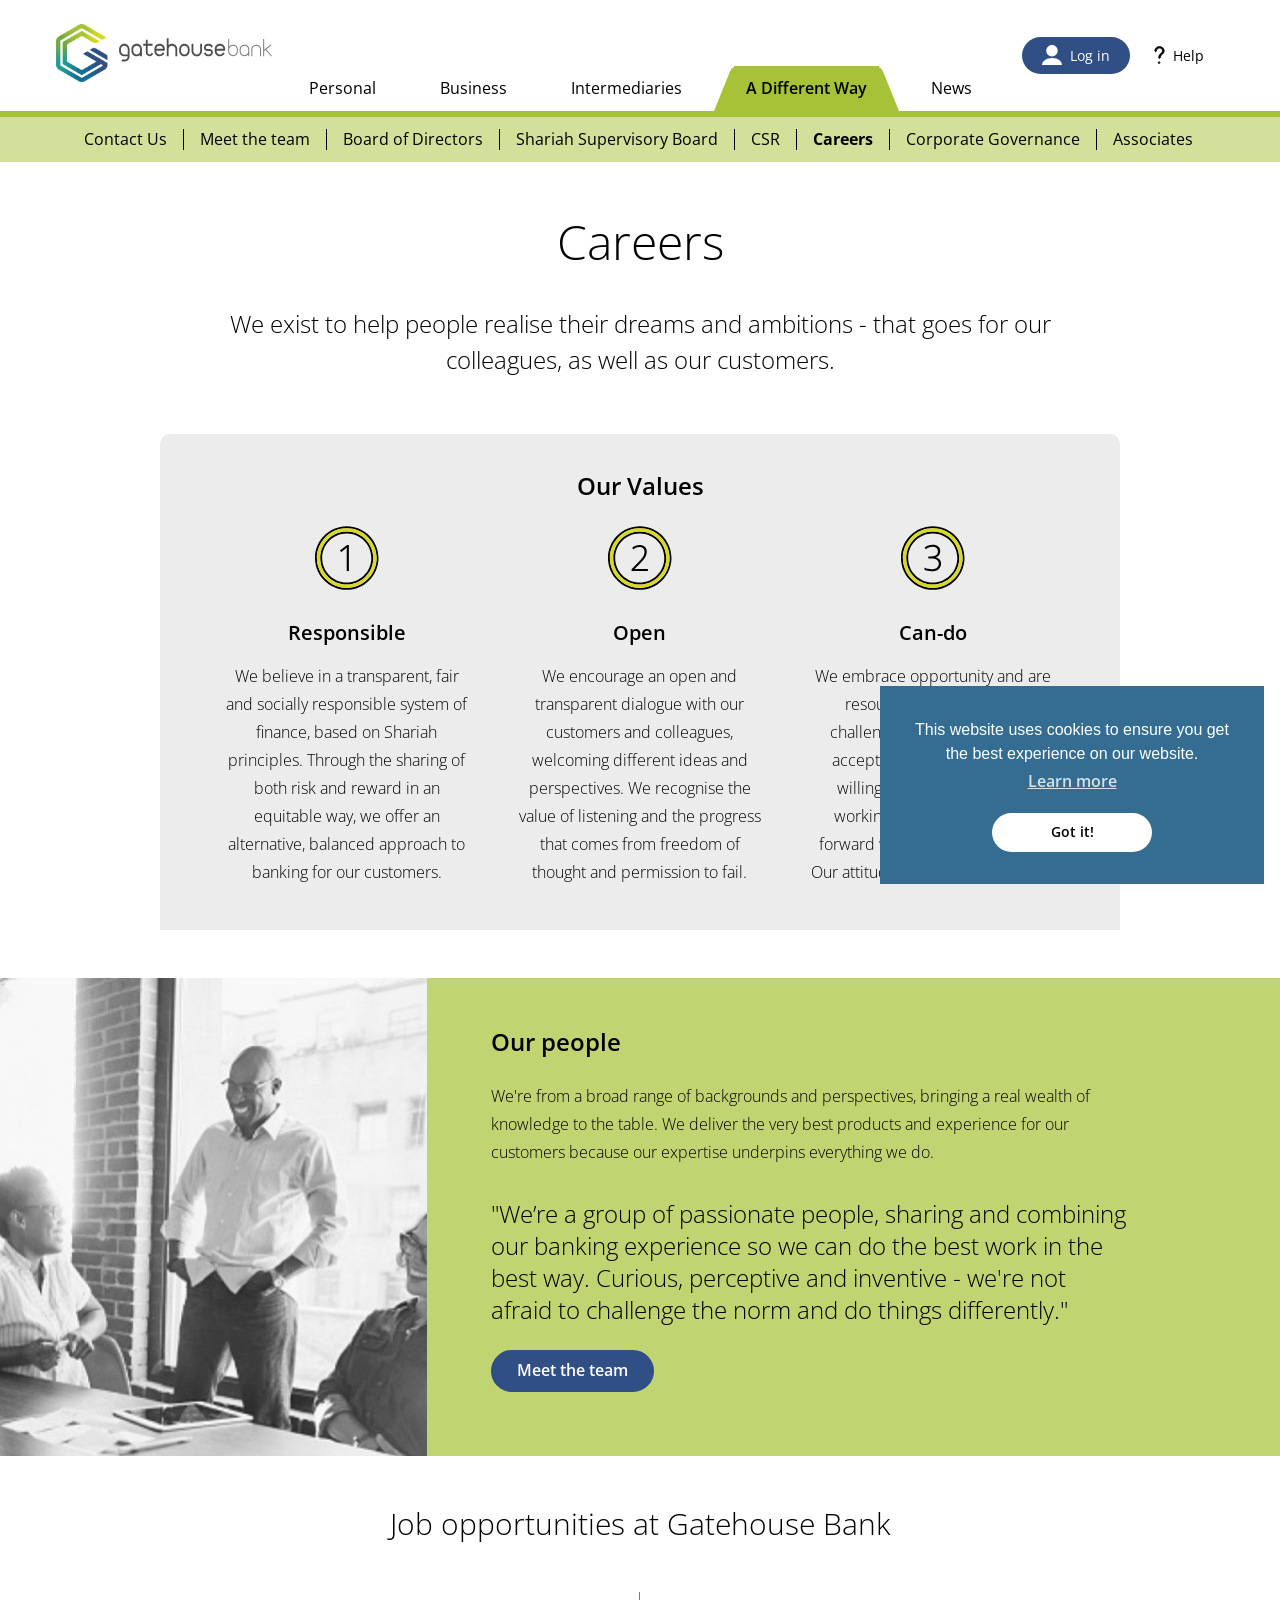
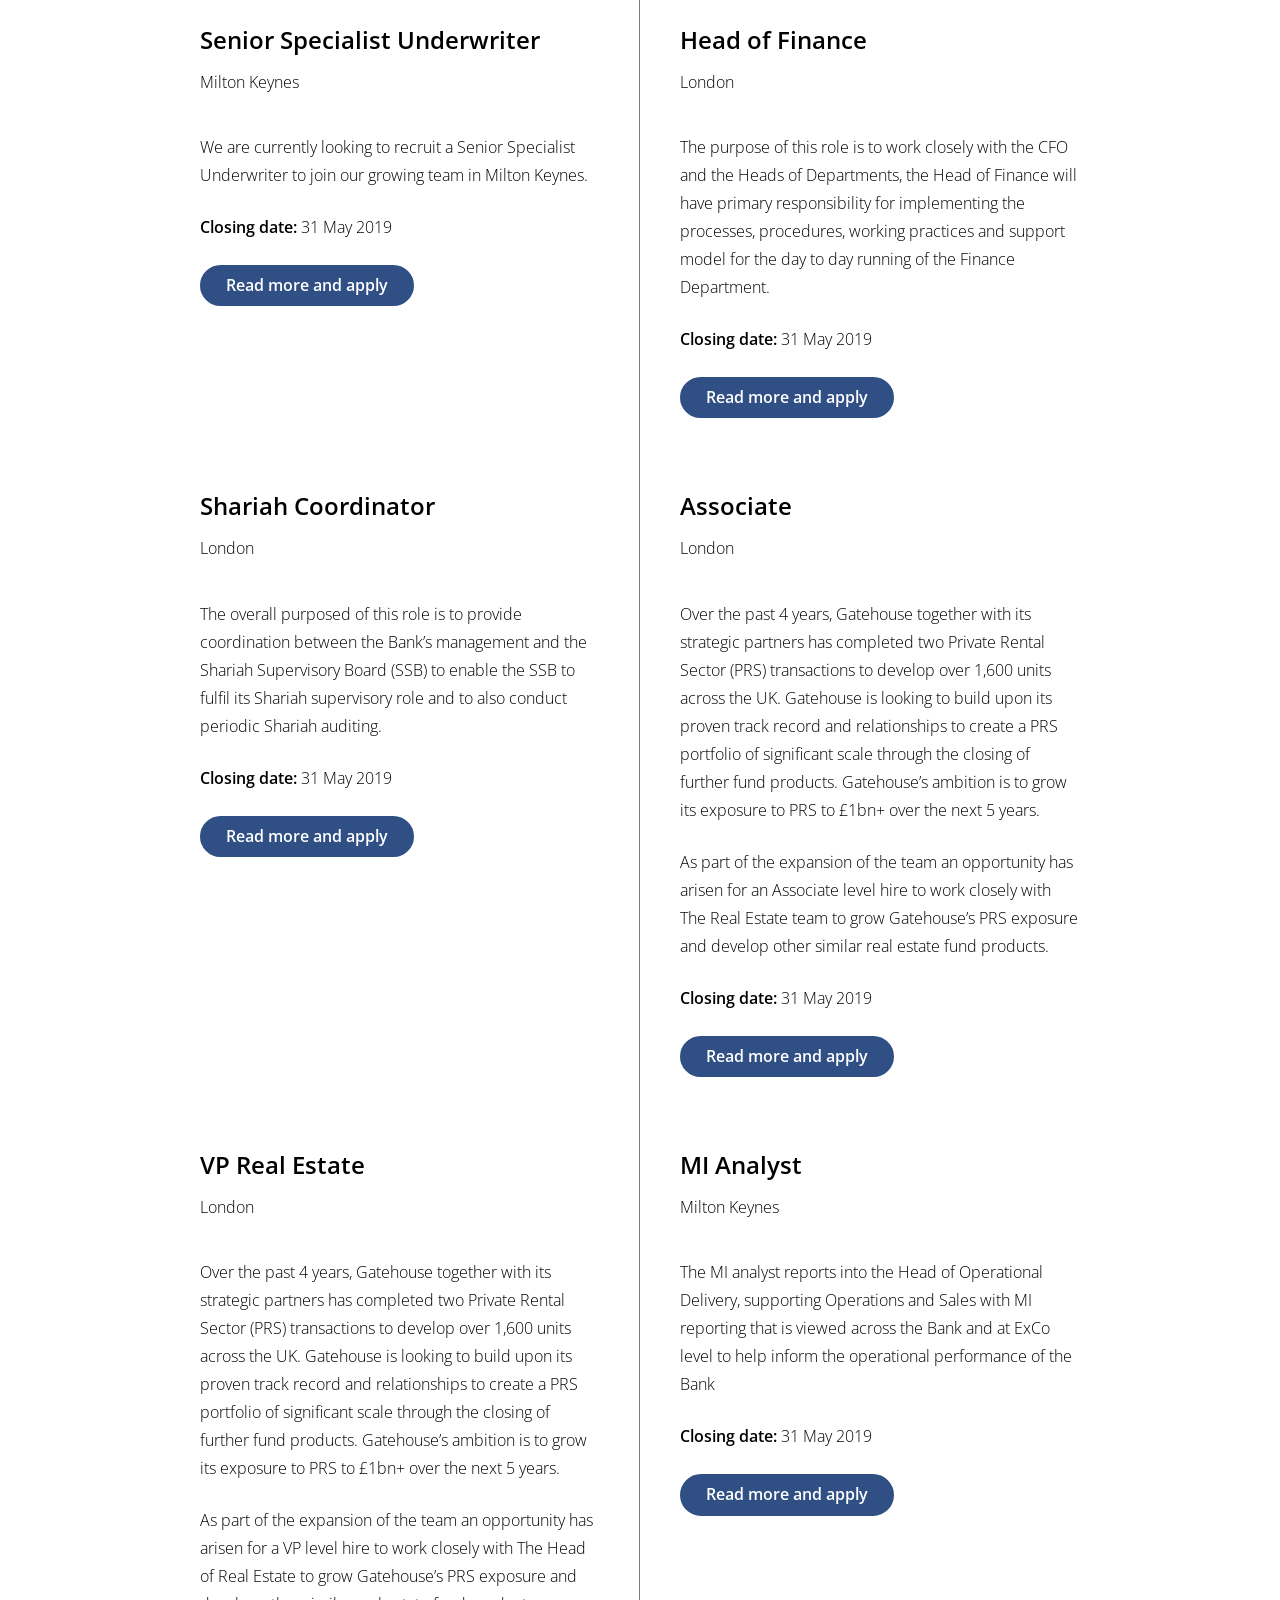
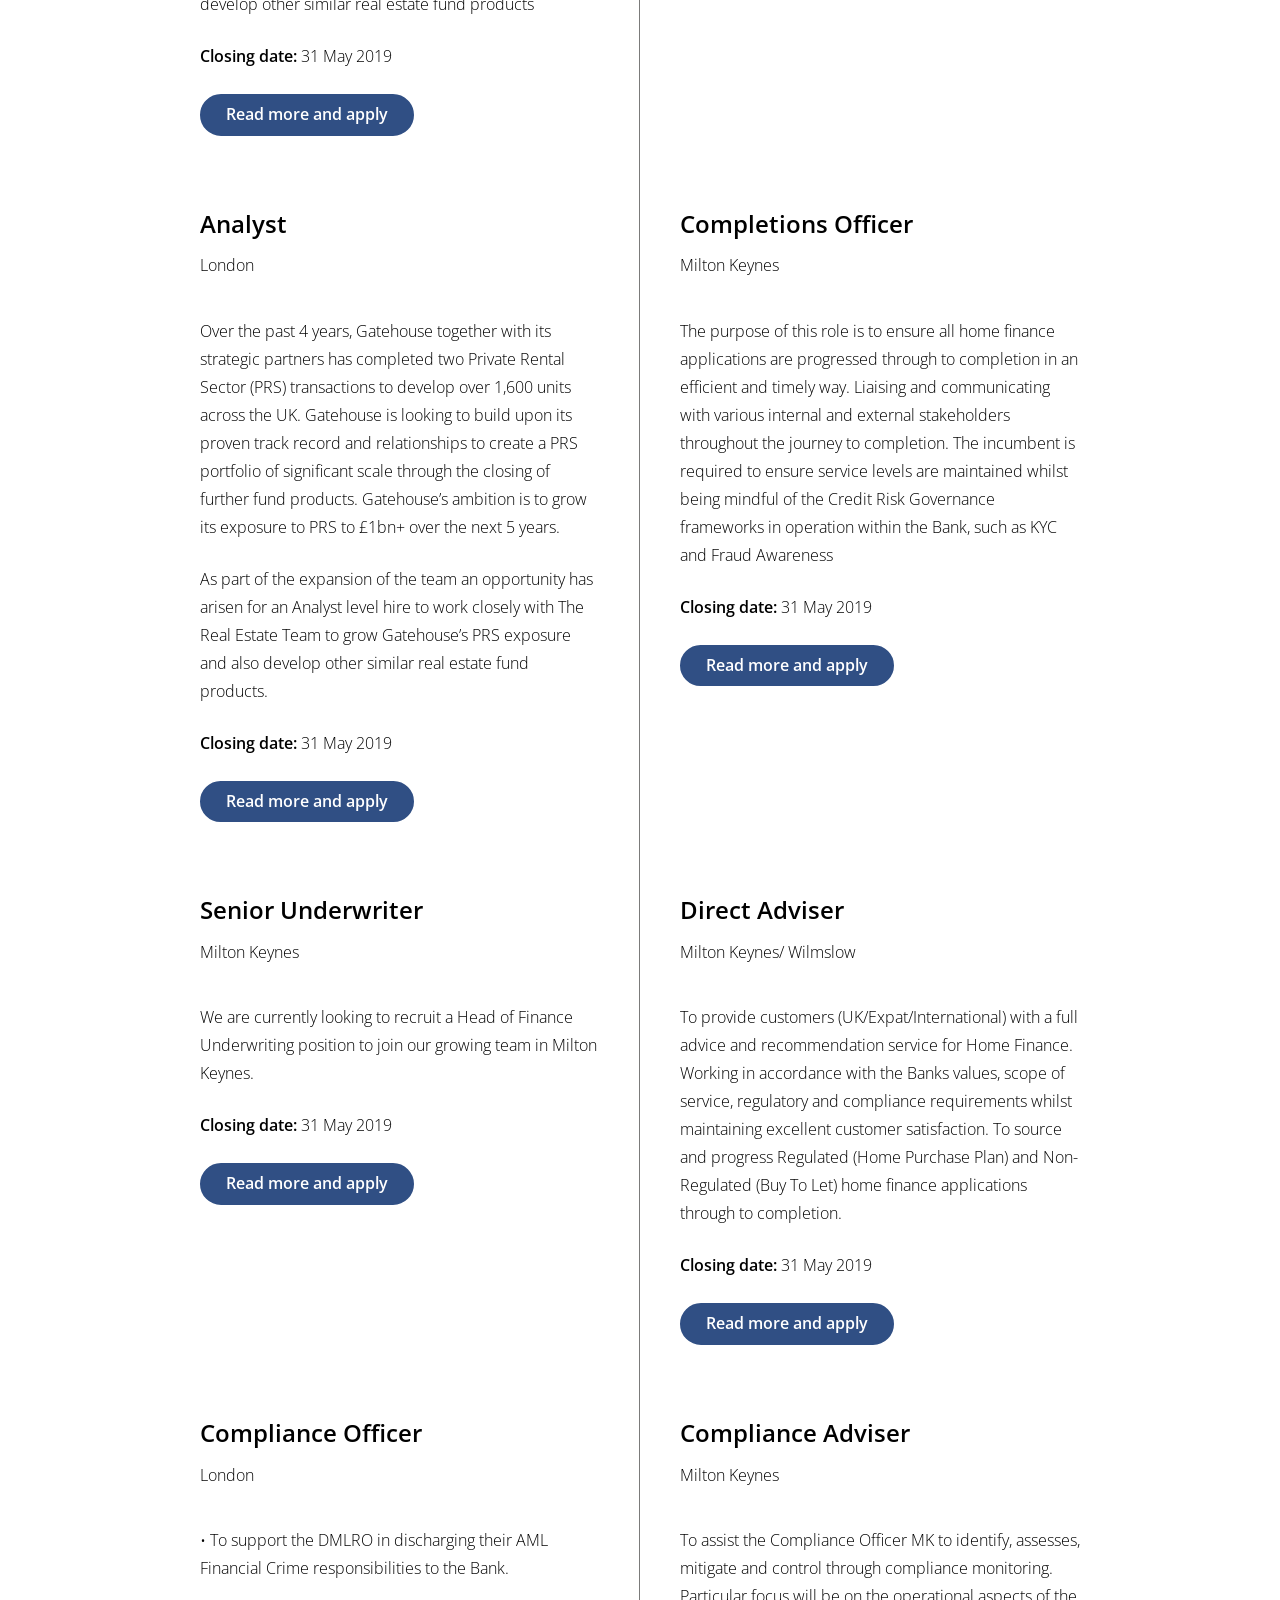
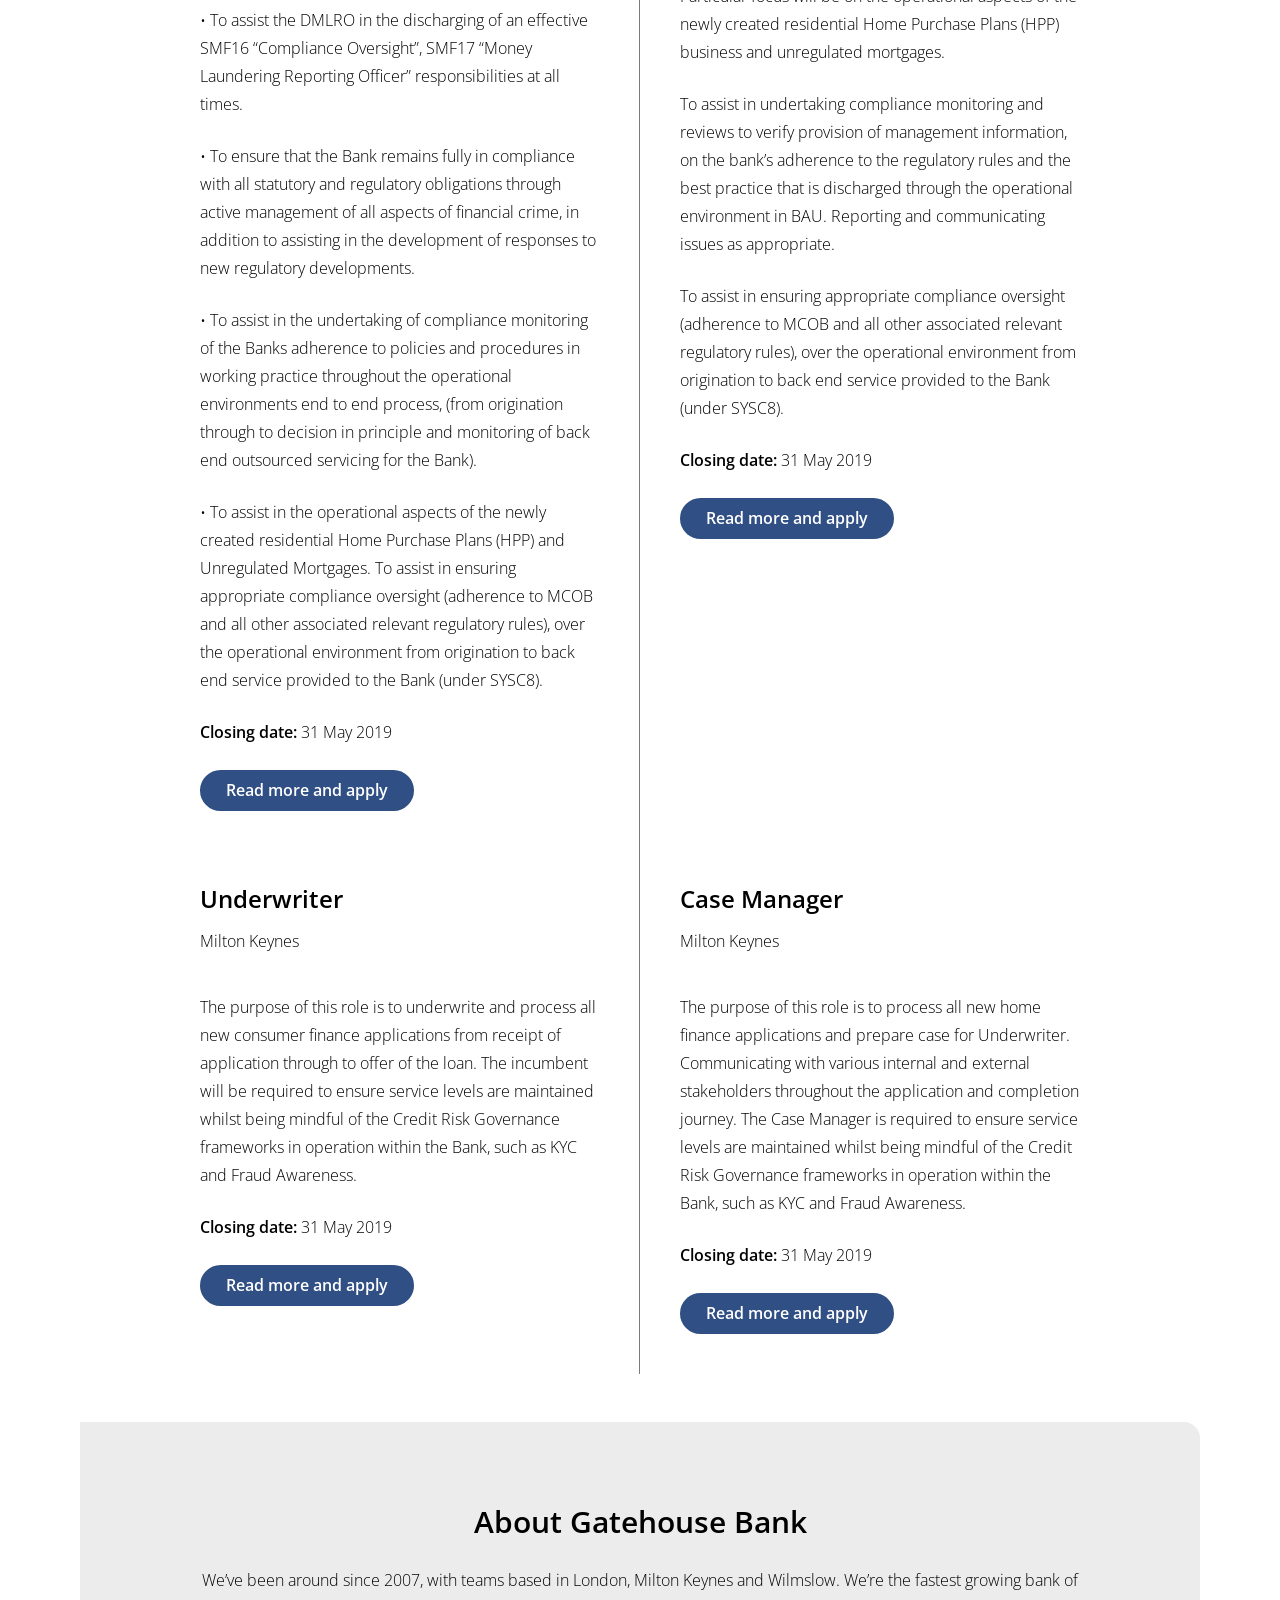
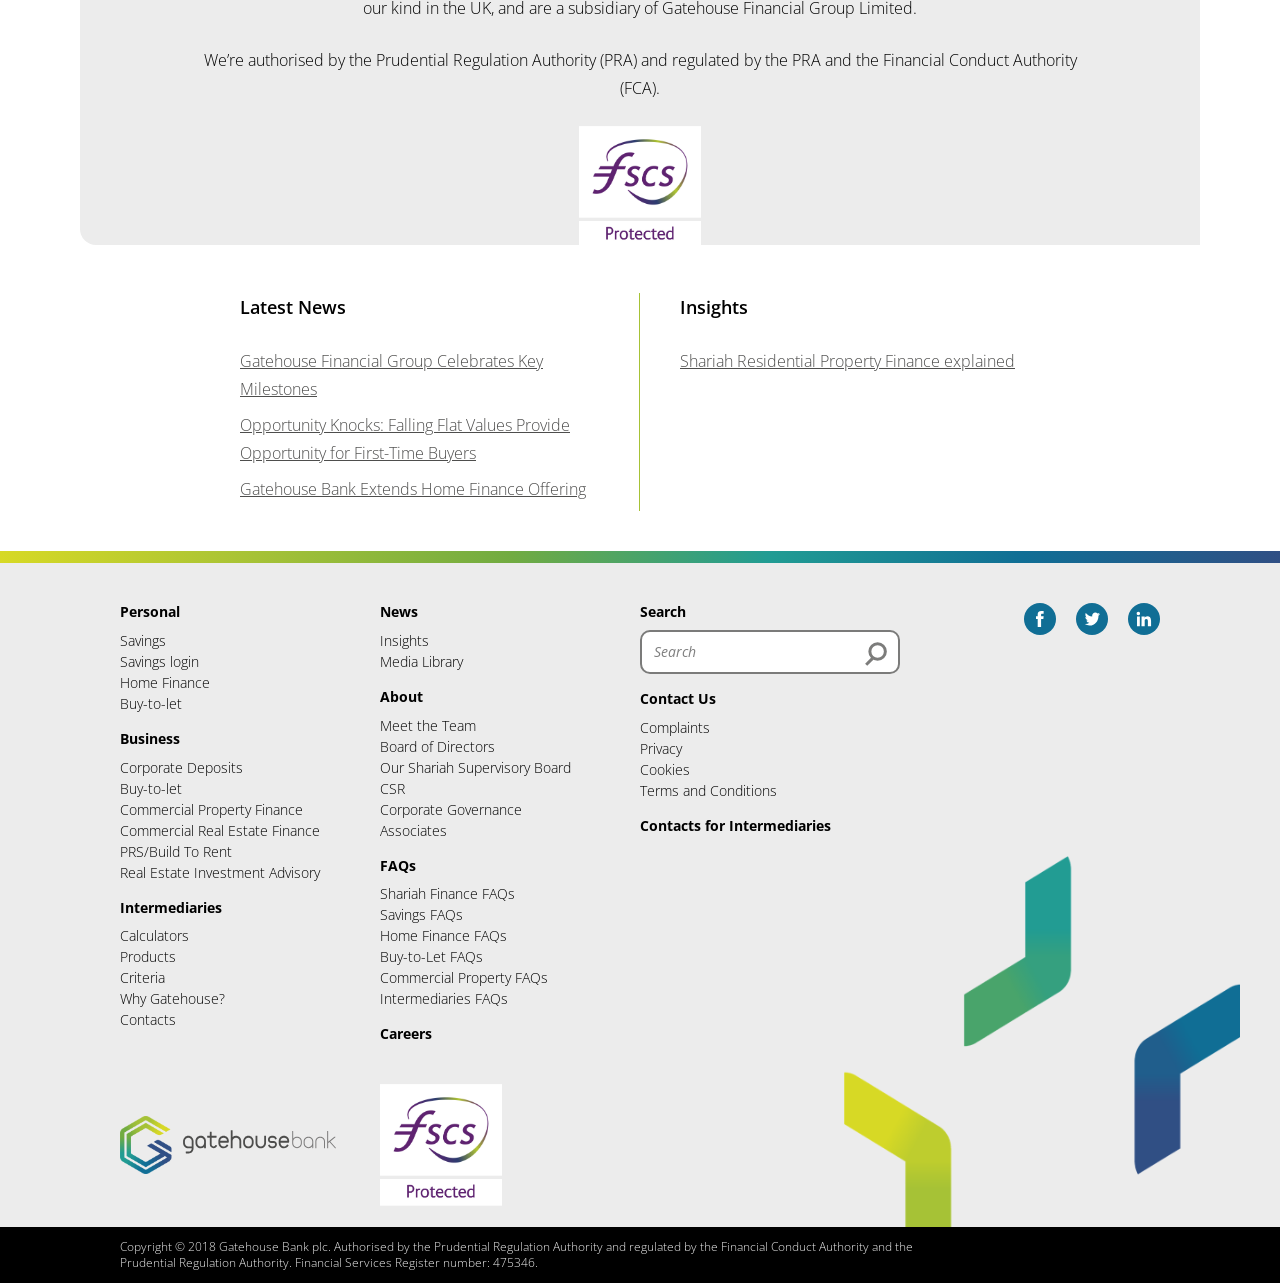
<file: my bank web/gatehousebank.com/careers.html>
<!DOCTYPE html>
<html lang="en">

<!-- Mirrored from gatehousebank.com/careers by HTTrack Website Copier/3.x [XR&CO'2014], Wed, 03 Apr 2019 21:19:04 GMT -->
<!-- Added by HTTrack --><meta http-equiv="content-type" content="text/html;charset=UTF-8" /><!-- /Added by HTTrack -->
<head>

<meta name="viewport" content="width=device-width">
<link rel="stylesheet" type="text/css" href="assets/css/gatehouse.min.css">
<link href="http://fonts.googleapis.com/css?family=Open+Sans:300,300i,400,600,700" rel="stylesheet">
<script
  src="../code.jquery.com/jquery-3.3.1.min.js"
  integrity="sha256-FgpCb/KJQlLNfOu91ta32o/NMZxltwRo8QtmkMRdAu8="
  crossorigin="anonymous"></script>
<script src="assets/js/gatehouse.min.js"></script>
<link rel="apple-touch-icon" sizes="180x180" href="favicon/apple-touch-icon.png">
<link rel="icon" type="image/png" sizes="32x32" href="favicon/favicon-32x32.png">
<link rel="icon" type="image/png" sizes="16x16" href="favicon/favicon-16x16.png">
<link rel="manifest" href="favicon/site.html">
<link rel="mask-icon" href="favicon/safari-pinned-tab.svg" color="#000000">
<link rel="shortcut icon" href="favicon/favicon.ico">
<meta name="msapplication-TileColor" content="#ffffff">
<meta name="msapplication-config" content="/favicon/browserconfig.xml">
<meta name="theme-color" content="#ffffff">

<!-- Google Tag Manager -->
<script>(function(w,d,s,l,i){w[l]=w[l]||[];w[l].push({'gtm.start':
new Date().getTime(),event:'gtm.js'});var f=d.getElementsByTagName(s)[0],
j=d.createElement(s),dl=l!='dataLayer'?'&l='+l:'';j.async=true;j.src=
'../www.googletagmanager.com/gtm5445.html?id='+i+dl;f.parentNode.insertBefore(j,f);
})(window,document,'script','dataLayer','GTM-PVVDTMD');</script>
<!-- End Google Tag Manager -->

<script> 
	window.addEventListener("load", function(){	
		window.cookieconsent.initialise({"palette": {"popup": {"background": "#346d91"},"button": {"background": "#ffffff"}},"position": "bottom-right","content": {"href": "/cookie-policy"}})
	});
</script>

<title>Careers | Gatehouse Bank | Gatehouse Bank plc</title><meta name="generator" content="SEOmatic">
<meta name="description" content="Check out our latest vacancies and get a sense of what it&#039;s like to work for us.">
<meta name="referrer" content="no-referrer-when-downgrade">
<meta name="robots" content="all">
<meta content="gatehousebankplc" property="fb:profile_id">
<meta content="en_GB" property="og:locale">
<meta content="Gatehouse Bank plc" property="og:site_name">
<meta content="website" property="og:type">
<meta content="https://gatehousebank.com/careers" property="og:url">
<meta content="Careers | Gatehouse Bank" property="og:title">
<meta content="Check out our latest vacancies and get a sense of what it&#039;s like to work for us." property="og:description">
<meta content="https://www.linkedin.com/company/gatehouse-bank-plc/" property="og:see_also">
<meta content="https://www.facebook.com/gatehousebankplc" property="og:see_also">
<meta content="https://twitter.com/gatehousebank" property="og:see_also">
<meta name="twitter:card" content="summary_large_image">
<meta name="twitter:site" content="@gatehousebank">
<meta name="twitter:creator" content="@gatehousebank">
<meta name="twitter:title" content="Careers | Gatehouse Bank">
<meta name="twitter:description" content="Check out our latest vacancies and get a sense of what it&#039;s like to work for us.">
<link href="careers.html" rel="canonical">
<link href="index.html" rel="home">
<link type="text/plain" href="humans.txt" rel="author">
<link href="careers.html" rel="alternate" hreflang="x-default"></head>
<body class="text-black font-sans font-light leading-normal font-sm md:font-base relative">

	<!-- Google Tag Manager (noscript) -->
	<noscript><iframe src="https://www.googletagmanager.com/ns.html?id=GTM-PVVDTMD"
	height="0" width="0" style="display:none;visibility:hidden"></iframe></noscript>
	<!-- End Google Tag Manager (noscript) -->

	

	

	


																																																																	 
										




	
 
<header class="justify-center boo">
	<nav >
		<div class="navbar container mx-auto flex flex-wrap items-center justify-between flex-row sm:px-4 md:px-3 lg:px-4">
			<div class="flex items-center flex-grow flex-no-shrink text-white mr-6">
				<a href="index.html"><img src="assets/images/logo.svg"  alt="Gatehouse Bank" width="216" height="57" class="pl-1  sm:pl-0 py-1 py-2 lg:py-6"></a>
			</div>
			<div class="block flex-grow flex-grow md:flex md:no-wrap md:items-center md:w-auto -mt-2 sm:mt-0 -ml-2 sm:ml-0">
				<div class="flex-1 no-wrap items-center text-right justify-end">
					<a href="https://gatehousebanksavings.com/OFIS/login.aspx" target="_blank" class="md:button relative z-10 fader inline-block rounded-full antialiased text-white bg-sea hover:bg-pear p-2 md:px-6 text-center no-underline">
						<img src="assets/images/ico-user.svg" alt="Log in" width="20" height="20" class="inline-block align-text-bottom md:mr-1 w-5 h-5 "> 
						<span class="hidden font-normal md:inline">Log in</span>
					</a>
											<a href="faqs.html" class="md:button relative z-10 fader inline-block rounded-full antialiased text-black bg-white hover:bg-pear p-2 md:px-6 text-center no-underline ">
							<img src="assets/images/ico-help.svg" alt="Help"  width="11" height="20" class="inline-block align-text-bottom mr-1 h-5 "> 
							<span class="hidden font-normal md:inline">Help</span>
						</a>
									</div>
			</div>
			<div id="navbar-menu" class="navbar-menu relative w-full block md:flex-grow md:flex-wrap md:flex-no-wrap md:items-center self-end pr-10 md:pr-0 text-center whitespace-no-wrap -mb-px justify-center lg:-mt-6 xl:-mt-12 w-full">
				<div class="flex flex-end flex-1 md:flex-grow flex-wrap md:flex-no-wrap mx-auto justify-center">

				
																			<div class=" navbar-item has-dropdown flex-1 md:flex-none border-b border-pear md:border-transparent flex-grow flex-no-shrink">
						<a href="personal.html" class="block fader md:inline-block md:mt-0 text-base px-px xs:px-4 sm:px-10 md:px-8 py-3 text-black no-underline font-normal md:trapesium hover:bg-grey-lightest">Personal</a>
					</div>	
																			<div class=" navbar-item has-dropdown flex-1 md:flex-none border-b border-pear md:border-transparent flex-grow flex-no-shrink">
						<a href="business.html" class="block fader md:inline-block md:mt-0 text-base px-px xs:px-4 sm:px-10 md:px-8 py-3 text-black no-underline font-normal md:trapesium hover:bg-grey-lightest">Business</a>
					</div>	
																			<div class=" navbar-item has-dropdown flex-1 md:flex-none border-b border-pear md:border-transparent flex-grow flex-no-shrink">
						<a href="intermediaries.html" class="block fader md:inline-block md:mt-0 text-base px-px xs:px-4 sm:px-10 md:px-8 py-3 text-black no-underline font-normal md:trapesium hover:bg-grey-lightest">Intermediaries</a>
					</div>	
																			<div class="hidden  navbar-item has-dropdown flex-1 md:flex-none border-b border-pear md:border-transparent flex-grow flex-no-shrink">
						<a href="about-us.html" class="block fader md:inline-block md:mt-0 text-base px-px xs:px-4 sm:px-10 md:px-8 py-3 no-underline bg-pear font-semibold md:trapesium text-black">A Different Way</a>
					</div>	
																			<div class="hidden  navbar-item has-dropdown flex-1 md:flex-none border-b border-pear md:border-transparent flex-grow flex-no-shrink">
						<a href="news.html" class="block fader md:inline-block md:mt-0 text-base px-px xs:px-4 sm:px-10 md:px-8 py-3 text-black no-underline font-normal md:trapesium hover:bg-grey-lightest">News</a>
					</div>	
							</div>
			<div class="block md:hidden">
				<a href="#" class="navbar-burger border-b border-pear"><span></span></a>
			</div>
		</div>
		</div>

					
			<div id="navbar-submenu" class="navbar-submenu text-left p-6 md:bg-pear-lighter md:text-center md:p-0 md:order-5 w-full hidden md:block border-t-6 border-pear z-10">
																								<div class="navbar-item  md:inline-block md:py-3 ">
						<a href="contact-us.html"  class="block md:inline-block p-3 no-underline text-black border-b border-pear  font-semibold md:font-normal min-h-12 md:min-h-0 md:py-0 md:h-auto hover:bg-grey-lightest md:hover:underline md:hover:bg-transparent md:border-b-0 md:border-r md:border-black md:pr-4">Contact Us </a>
											</div>
																								<div class="navbar-item  md:inline-block md:py-3 ">
						<a href="about-us/meet-the-team-executives.html"  class="block md:inline-block p-3 no-underline text-black border-b border-pear  font-semibold md:font-normal min-h-12 md:min-h-0 md:py-0 md:h-auto hover:bg-grey-lightest md:hover:underline md:hover:bg-transparent md:border-b-0 md:border-r md:border-black md:pr-4">Meet the team </a>
											</div>
																								<div class="navbar-item  md:inline-block md:py-3 ">
						<a href="about-us/meet-our-board-of-directors.html"  class="block md:inline-block p-3 no-underline text-black border-b border-pear  font-semibold md:font-normal min-h-12 md:min-h-0 md:py-0 md:h-auto hover:bg-grey-lightest md:hover:underline md:hover:bg-transparent md:border-b-0 md:border-r md:border-black md:pr-4">Board of Directors </a>
											</div>
																								<div class="navbar-item  md:inline-block md:py-3 ">
						<a href="about-us/shariah-supervisory-board.html"  class="block md:inline-block p-3 no-underline text-black border-b border-pear  font-semibold md:font-normal min-h-12 md:min-h-0 md:py-0 md:h-auto hover:bg-grey-lightest md:hover:underline md:hover:bg-transparent md:border-b-0 md:border-r md:border-black md:pr-4">Shariah Supervisory Board </a>
											</div>
																								<div class="navbar-item  md:inline-block md:py-3 ">
						<a href="about-us/csr-outreach-programmes.html"  class="block md:inline-block p-3 no-underline text-black border-b border-pear  font-semibold md:font-normal min-h-12 md:min-h-0 md:py-0 md:h-auto hover:bg-grey-lightest md:hover:underline md:hover:bg-transparent md:border-b-0 md:border-r md:border-black md:pr-4">CSR </a>
											</div>
																								<div class="navbar-item  md:inline-block md:py-3 is-active">
						<a href="careers.html"  class="block md:inline-block p-3 no-underline text-black border-b border-pear  font-bold bg-pear-lighter min-h-12 md:min-h-0 md:py-0 md:h-auto hover:bg-grey-lightest md:hover:underline md:hover:bg-transparent md:border-b-0 md:border-r md:border-black md:pr-4">Careers </a>
											</div>
																								<div class="navbar-item  md:inline-block md:py-3 ">
						<a href="about-us/corporate-governance.html"  class="block md:inline-block p-3 no-underline text-black border-b border-pear  font-semibold md:font-normal min-h-12 md:min-h-0 md:py-0 md:h-auto hover:bg-grey-lightest md:hover:underline md:hover:bg-transparent md:border-b-0 md:border-r md:border-black md:pr-4">Corporate Governance </a>
											</div>
																								<div class="navbar-item  md:inline-block md:py-3 ">
						<a href="about-us/associate-companies.html"  class="block md:inline-block p-3 no-underline text-black border-b border-pear  font-semibold md:font-normal min-h-12 md:min-h-0 md:py-0 md:h-auto hover:bg-grey-lightest md:hover:underline md:hover:bg-transparent md:border-b-0 md:border-black md:pr-4">Associates </a>
											</div>
							</div>
			</nav>
</header>



	<main class="main">
    		
			<!-- ################################################################################## -->
<section role="banner" class="container mx-auto my-12">
	<div class="text-black px-10 pb-2 max-w-xl mx-auto relative">		 
		<h1 class="text-3xl lg:text-5xl font-light text-center">			
							Careers
					
		</h1>
				<h3 class="text-lg md:text-xl lg:text-2xl font-light leading-looseish mt-8 mb-0 text-center ">
			We exist to help people realise their dreams and ambitions - that goes for our colleagues, as well as our customers.
		</h3>
		
			</div>
</section>


				<!-- ################################################################################## -->
		
<section class=" max-w-2xl mx-auto my-12">
	<div class="container mx-auto">
		<div class="px-10 py-1 max-w-xl mx-auto content text-center bg-grey-lightest rounded-top">
							<h2 class="h3"><strong>Our Values﻿</strong></h2>
						<div class="md:flex mx-auto flex-wrap justify-center ">
													<div class="md:w-1/3">
						<div class="text-center mb-10 mx-6 content ">
															<img src="images/content/icons/1.svg" class="h-16 mb-4 max-w-full" alt="Responsible">
																						<h3 class="h4"><strong class="block -mt-4">Responsible</strong></h3>
														<p>We
 believe in a transparent, fair and socially responsible system of 
finance, based on Shariah principles. Through the sharing of both risk 
and reward in an equitable way, we offer an alternative, balanced 
approach to banking for our customers.</p>
													</div>
					</div>
									<div class="md:w-1/3">
						<div class="text-center mb-10 mx-6 content ">
															<img src="images/content/icons/2.svg" class="h-16 mb-4 max-w-full" alt="Open">
																						<h3 class="h4"><strong class="block -mt-4">Open</strong></h3>
														<p>We encourage an open and transparent dialogue with our customers and colleagues, welcoming different ideas and perspectives. We recognise the value of listening and the progress that comes from freedom of thought and permission to fail.</p>
													</div>
					</div>
									<div class="md:w-1/3">
						<div class="text-center mb-10 mx-6 content ">
															<img src="images/content/icons/3.svg" class="h-16 mb-4 max-w-full" alt="Can-do">
																						<h3 class="h4"><strong class="block -mt-4">Can-do</strong></h3>
														<p>We
 embrace opportunity and are resourceful in the face of challenge. By 
looking beyond accepted conventions, being willing to adapt, and always 
working as a team, we move forward where others stand still. Our 
attitude is refreshingly can-do.</p>
													</div>
					</div>
												
			</div> 
		</div>
	</div>
</section>

			<!-- ################################################################################## -->
				<section class="mb-12 min-h-64 sm:flex max-w-5xl mx-auto relative bg-pear-light">
						<div class="min-h-64 sm:w-2/5 lg:w-1/3 bg-no-repeat relative" style="background-image: url('images/content/_480xAUTO_scale_center-center_85_none/meeting-room-banter.jpg')">
							</div>
									<div class="sm:w-3/5 lg:w-2/3 px-10 pt-4 pb-10 lg:pt-4 lg:px-16">
					<div class="max-w-md mt-8 content">	
																						<h3><strong>Our people</strong></h3>
												<p>We're from a broad range of backgrounds and perspectives, bringing a real wealth of knowledge to the table. We deliver the very best products and experience for our customers because our expertise underpins everything we do.</p>
<h3>"We’re a group of passionate people, sharing and combining our banking experience so we can do the best work in the best way. Curious, perceptive and inventive - we're not afraid to challenge the norm and do things differently."</h3>
<p><a href="about-us/meet-the-team-executives.html" class="button button-md">
Meet the team</a></p>
								</div>
			</div>
		</div>
	</section>

			<!-- ################################################################################## -->
		

		

<!-- ################################################################################## -->

	<section class=" max-w-2xl mx-auto my-12">
		<div class="container mx-auto mb-12">		
			<div class="px-10 max-w-xl mx-auto content ">			
				<h2 class="text-center ">Job opportunities at Gatehouse Bank</h2>
			</div>
		</div>
		<div class="md:flex md:flex-wrap max-w-xl mx-auto">

							
					
			<article class="md:w-1/2 px-10 text-center border-t border-grey md:border-t-0 md:border-r pb-4">
				<div class="content link-lists text-left">

					<h3>
						<strong>Senior Specialist Underwriter</strong>
						<small>Milton Keynes</small>
					</h3>

					<p>We are currently looking to recruit a Senior Specialist Underwriter to join our growing team in Milton Keynes.</p>

					<p><strong>Closing date: </strong><time datetime="2019.05.31">31 May 2019</time></p>	

					<p><a href="careers/senior-specialist-underwriter.html" class="button-md">Read more and apply</a></p>
				</div>
			</article>
	
							
					
			<article class="md:w-1/2 px-10 text-center border-t border-grey md:border-t-0  pb-4">
				<div class="content link-lists text-left">

					<h3>
						<strong>Head of Finance</strong>
						<small>London</small>
					</h3>

					<p>The purpose of this role is to work closely with the CFO and the Heads of Departments, the Head of Finance will have primary responsibility for implementing the processes, procedures, working practices and support model for the day to day running of the Finance Department.</p>

					<p><strong>Closing date: </strong><time datetime="2019.05.31">31 May 2019</time></p>	

					<p><a href="careers/head-of-finance.html" class="button-md">Read more and apply</a></p>
				</div>
			</article>
	
							
					
			<article class="md:w-1/2 px-10 text-center border-t border-grey md:border-t-0 md:border-r pb-4">
				<div class="content link-lists text-left">

					<h3>
						<strong>Shariah Coordinator</strong>
						<small>London</small>
					</h3>

					<p>The overall purposed of this role is to provide coordination between the Bank’s management and the Shariah Supervisory Board (SSB) to enable the SSB to fulfil its Shariah supervisory role and to also conduct periodic Shariah auditing.</p>

					<p><strong>Closing date: </strong><time datetime="2019.05.31">31 May 2019</time></p>	

					<p><a href="careers/shariah-coordinator.html" class="button-md">Read more and apply</a></p>
				</div>
			</article>
	
							
					
			<article class="md:w-1/2 px-10 text-center border-t border-grey md:border-t-0  pb-4">
				<div class="content link-lists text-left">

					<h3>
						<strong>Associate</strong>
						<small>London</small>
					</h3>

					<p>Over the past 4 years, Gatehouse together with its strategic partners has completed two Private Rental Sector (PRS) transactions to develop over 1,600 units across the UK. Gatehouse is looking to build upon its proven track record and relationships to create a PRS portfolio of significant scale through the closing of further fund products. Gatehouse’s ambition is to grow its exposure to PRS to £1bn+ over the next 5 years.</p>
<p>As part of the expansion of the team an opportunity has arisen for an Associate level hire to work closely with The Real Estate team to grow Gatehouse’s PRS exposure and develop other similar real estate fund products.</p>

					<p><strong>Closing date: </strong><time datetime="2019.05.31">31 May 2019</time></p>	

					<p><a href="careers/associate.html" class="button-md">Read more and apply</a></p>
				</div>
			</article>
	
							
					
			<article class="md:w-1/2 px-10 text-center border-t border-grey md:border-t-0 md:border-r pb-4">
				<div class="content link-lists text-left">

					<h3>
						<strong>VP Real Estate</strong>
						<small>London</small>
					</h3>

					<p>Over the past 4 years, Gatehouse together with its strategic partners has completed two Private Rental Sector (PRS) transactions to develop over 1,600 units across the UK. Gatehouse is looking to build upon its proven track record and relationships to create a PRS portfolio of significant scale through the closing of further fund products. Gatehouse’s ambition is to grow its exposure to PRS to £1bn+ over the next 5 years.</p>
<p>As part of the expansion of the team an opportunity has arisen for a VP level hire to work closely with The Head of Real Estate to grow Gatehouse’s PRS exposure and develop other similar real estate fund products</p>

					<p><strong>Closing date: </strong><time datetime="2019.05.31">31 May 2019</time></p>	

					<p><a href="careers/vp-real-estate.html" class="button-md">Read more and apply</a></p>
				</div>
			</article>
	
							
					
			<article class="md:w-1/2 px-10 text-center border-t border-grey md:border-t-0  pb-4">
				<div class="content link-lists text-left">

					<h3>
						<strong>MI Analyst</strong>
						<small>Milton Keynes</small>
					</h3>

					<p>The MI analyst reports into the Head of Operational Delivery, supporting Operations and Sales with MI reporting that is viewed across the Bank and at ExCo level to help inform the operational performance of the Bank</p>

					<p><strong>Closing date: </strong><time datetime="2019.05.31">31 May 2019</time></p>	

					<p><a href="careers/mi-analyst.html" class="button-md">Read more and apply</a></p>
				</div>
			</article>
	
							
					
			<article class="md:w-1/2 px-10 text-center border-t border-grey md:border-t-0 md:border-r pb-4">
				<div class="content link-lists text-left">

					<h3>
						<strong>Analyst</strong>
						<small>London</small>
					</h3>

					<p>Over the past 4 years, Gatehouse together with its strategic partners has completed two Private Rental Sector (PRS) transactions to develop over 1,600 units across the UK. Gatehouse is looking to build upon its proven track record and relationships to create a PRS portfolio of significant scale through the closing of further fund products. Gatehouse’s ambition is to grow its exposure to PRS to £1bn+ over the next 5 years.</p>
<p>As part of the expansion of the team an opportunity has arisen for an Analyst level hire to work closely with The Real Estate Team to grow Gatehouse’s PRS exposure and also develop other similar real estate fund products.</p>

					<p><strong>Closing date: </strong><time datetime="2019.05.31">31 May 2019</time></p>	

					<p><a href="careers/analyst.html" class="button-md">Read more and apply</a></p>
				</div>
			</article>
	
							
					
			<article class="md:w-1/2 px-10 text-center border-t border-grey md:border-t-0  pb-4">
				<div class="content link-lists text-left">

					<h3>
						<strong>Completions Officer</strong>
						<small>Milton Keynes</small>
					</h3>

					<p>The purpose of this role is to ensure all home finance applications are progressed through to completion in an efficient and timely way. Liaising and communicating with various internal and external stakeholders throughout the journey to completion. The incumbent is required to ensure service levels are maintained whilst being mindful of the Credit Risk Governance frameworks in operation within the Bank, such as KYC and Fraud Awareness</p>

					<p><strong>Closing date: </strong><time datetime="2019.05.31">31 May 2019</time></p>	

					<p><a href="careers/completions-officer.html" class="button-md">Read more and apply</a></p>
				</div>
			</article>
	
							
					
			<article class="md:w-1/2 px-10 text-center border-t border-grey md:border-t-0 md:border-r pb-4">
				<div class="content link-lists text-left">

					<h3>
						<strong>Senior Underwriter</strong>
						<small>Milton Keynes</small>
					</h3>

					<p>We are currently looking to recruit a Head of Finance Underwriting position to join our growing team in Milton Keynes.</p>

					<p><strong>Closing date: </strong><time datetime="2019.05.31">31 May 2019</time></p>	

					<p><a href="careers/head-of-finance-underwriting.html" class="button-md">Read more and apply</a></p>
				</div>
			</article>
	
							
					
			<article class="md:w-1/2 px-10 text-center border-t border-grey md:border-t-0  pb-4">
				<div class="content link-lists text-left">

					<h3>
						<strong>Direct Adviser</strong>
						<small>Milton Keynes/ Wilmslow</small>
					</h3>

					<p>To provide customers (UK/Expat/International) with a full advice and recommendation service for Home Finance. Working in accordance with the Banks values, scope of service, regulatory and compliance requirements whilst maintaining excellent customer satisfaction. To source and progress Regulated (Home Purchase Plan) and Non-Regulated (Buy To Let) home finance applications through to completion.</p>

					<p><strong>Closing date: </strong><time datetime="2019.05.31">31 May 2019</time></p>	

					<p><a href="careers/direct-adviser.html" class="button-md">Read more and apply</a></p>
				</div>
			</article>
	
							
					
			<article class="md:w-1/2 px-10 text-center border-t border-grey md:border-t-0 md:border-r pb-4">
				<div class="content link-lists text-left">

					<h3>
						<strong>Compliance Officer</strong>
						<small>London</small>
					</h3>

					<p>•	To support the DMLRO in discharging their AML Financial Crime responsibilities to the Bank.</p>
<p>•	To assist the DMLRO in the discharging of an effective SMF16 “Compliance Oversight”, SMF17 “Money Laundering Reporting Officer” responsibilities at all times.</p>
<p>•	To ensure that the Bank remains fully in compliance with all statutory and regulatory obligations through active management of all aspects of financial crime, in addition to assisting in the development of responses to new regulatory developments. </p>
<p>•	To assist in the undertaking of compliance monitoring of the Banks adherence to policies and procedures in working practice throughout the operational environments end to end process, (from origination through to decision in principle and monitoring of back end outsourced servicing for the Bank).</p>
<p>•	To assist in the operational aspects of the newly created residential Home Purchase Plans (HPP) and Unregulated Mortgages. To assist in ensuring appropriate compliance oversight (adherence to MCOB and all other associated relevant regulatory rules), over the operational environment from origination to back end service provided to the Bank (under SYSC8).</p>

					<p><strong>Closing date: </strong><time datetime="2019.05.31">31 May 2019</time></p>	

					<p><a href="careers/compliance-officer-1.html" class="button-md">Read more and apply</a></p>
				</div>
			</article>
	
							
					
			<article class="md:w-1/2 px-10 text-center border-t border-grey md:border-t-0  pb-4">
				<div class="content link-lists text-left">

					<h3>
						<strong>Compliance Adviser</strong>
						<small>Milton Keynes</small>
					</h3>

					<p>To assist the Compliance Officer MK to identify, assesses, mitigate and control through compliance monitoring. Particular focus will be on the operational aspects of the newly created residential Home Purchase Plans (HPP) business and unregulated mortgages.</p>
<p>To assist in undertaking compliance monitoring and reviews to verify provision of management information, on the bank’s adherence to the regulatory rules and the best practice that is discharged through the operational environment in BAU. Reporting and communicating issues as appropriate.</p>
<p>To assist in ensuring appropriate compliance oversight (adherence to MCOB and all other associated relevant regulatory rules), over the operational environment from origination to back end service provided to the Bank (under SYSC8).</p>

					<p><strong>Closing date: </strong><time datetime="2019.05.31">31 May 2019</time></p>	

					<p><a href="careers/compliance-adviser.html" class="button-md">Read more and apply</a></p>
				</div>
			</article>
	
							
					
			<article class="md:w-1/2 px-10 text-center border-t border-grey md:border-t-0 md:border-r pb-4">
				<div class="content link-lists text-left">

					<h3>
						<strong>Underwriter</strong>
						<small>Milton Keynes</small>
					</h3>

					<p>The purpose of this role is to underwrite and process all new consumer finance applications from receipt of application through to offer of the loan. The incumbent will be required to ensure service levels are maintained whilst being mindful of the Credit Risk Governance frameworks in operation within the Bank, such as KYC and Fraud Awareness.</p>

					<p><strong>Closing date: </strong><time datetime="2019.05.31">31 May 2019</time></p>	

					<p><a href="careers/underwriter.html" class="button-md">Read more and apply</a></p>
				</div>
			</article>
	
							
					
			<article class="md:w-1/2 px-10 text-center border-t border-grey md:border-t-0  pb-4">
				<div class="content link-lists text-left">

					<h3>
						<strong>Case Manager</strong>
						<small>Milton Keynes</small>
					</h3>

					<p>The purpose of this role is to process all new home finance applications and prepare case for Underwriter. Communicating with various internal and external stakeholders throughout the application and completion journey. The Case Manager is required to ensure service levels are maintained whilst being mindful of the Credit Risk Governance frameworks in operation within the Bank, such as KYC and Fraud Awareness.</p>

					<p><strong>Closing date: </strong><time datetime="2019.05.31">31 May 2019</time></p>	

					<p><a href="careers/compliance-officer-1-1-1.html" class="button-md">Read more and apply</a></p>
				</div>
			</article>
	
			
		</div>		
	</section>
	


			<!-- ################################################################################## -->
		

		

<!-- ################################################################################## -->
<section class="max-w-2xl mx-auto my-12">
	<div class="bg-grey-lightest py-12 xl:rounded-trbl">		
		<div class=" container px-10 max-w-xl mx-auto ">	

			<div class="content text-center">

				<div class="text-center">
					<h2 class="mt-0"><strong>About Gatehouse Bank</strong></h2>
				</div>

				<p>We’ve been around since 2007, with teams based in London, Milton Keynes and Wilmslow. We’re the fastest growing bank of our kind in the UK, and are a subsidiary of Gatehouse Financial Group Limited.</p>
<p>We’re authorised by the Prudential Regulation Authority (PRA) and regulated by the PRA and the Financial Conduct Authority (FCA). </p> 

				<div class="text-center -mb-16 pb-2">
					<a href="https://www.fscs.org.uk/"><img src="assets/images/fscs-logo.svg"  alt="FSCS Logo"></a>
				</div>
	
			</div>

		</div>
	</div>
</section>
	

			<aside>
	<section class="container mx-auto">
		<div class="px-10 leading-looser max-w-xl mx-auto">	
			<div class="md:flex">
													<div class="md:w-1/2 mb-10 lg:pl-10 lg:pr-5 md:border-r md:border-pear">				
						<h3 class="text-lg font-semibold leading-loose mb-6 ">
							Latest News
						</h3>
						<ul class="list-reset">
															<li><a class="block mb-2 text-grey-dark hover:text-black" href="news/gatehouse-financial-group-celebrates-key-milestones.html">Gatehouse Financial Group Celebrates Key Milestones</a></li>
															<li><a class="block mb-2 text-grey-dark hover:text-black" href="news/opportunity-knocks-falling-flat-values-provide-opportunity-for-first-time-buyers.html">Opportunity Knocks: Falling Flat Values Provide Opportunity for First-Time Buyers</a></li>
															<li><a class="block mb-2 text-grey-dark hover:text-black" href="news/gatehouse-bank-extends-home-finance-offering.html">Gatehouse Bank Extends Home Finance Offering</a></li>
													</ul>
					</div>
																	<div class="md:w-1/2 mb-10 md:pl-6 lg:pl-10">				
						<h3 class="text-lg font-semibold leading-loose mb-6 ">
							Insights
						</h3>
						<ul class="list-reset">
															<li><a class="block mb-2 text-grey-dark hover:text-black" href="insights/shariah-property-finance-explained.html">Shariah Residential Property Finance explained</a></li>
													</ul>
					</div>
							</div>
		</div>
	</section>
</aside>		</main>

	
	
<footer class="bg-grey-lightest text-sm ">
	<div class="m-0 p-0 h-1 w-full bg-gatehouse pt-3"></div>
	<div class="container mx-auto bg-no-repeat bg-right-bottom" style="background-image:url('assets/images/footer-arrows.png'); background-size: 33%; ">
		<div class="p-10 pb-4 max-w-2xl mx-auto">
			<nav class="flex flex-col sm:flex-row sm:flex-row sm:flex-wrap ">	
				<div class="sm:w-1/2 md:w-1/3 lg:w-1/4 order-2">
																																			<h4 class="mb-2"><a href="personal.html" class="no-underline hover:underline text-black">Personal</a></h4>		
									
										<ul class="list-reset font-light leading-loosest lg:leading-looseish mb-4">
																							<li><a href="personal/savings.html"  class="no-underline hover:underline text-black">Savings</a></li>
																							<li><a href="https://gatehousebanksavings.com/OFIS/login.aspx" target="_blank" class="no-underline hover:underline text-black">Savings login</a></li>
																							<li><a href="personal/home-finance.html"  class="no-underline hover:underline text-black">Home Finance</a></li>
																							<li><a href="personal/buy-to-let.html"  class="no-underline hover:underline text-black">Buy-to-let</a></li>
																					</ul>
									
																	<h4 class="mb-2"><a href="business.html" class="no-underline hover:underline text-black">Business</a></h4>		
									
										<ul class="list-reset font-light leading-loosest lg:leading-looseish mb-4">
																							<li><a href="business/corporate-deposits.html"  class="no-underline hover:underline text-black">Corporate Deposits</a></li>
																							<li><a href="personal/buy-to-let.html"  class="no-underline hover:underline text-black">Buy-to-let</a></li>
																							<li><a href="business/commercial-property-finance.html"  class="no-underline hover:underline text-black">Commercial Property Finance</a></li>
																							<li><a href="business/commercial-real-estate-finance.html"  class="no-underline hover:underline text-black">Commercial Real Estate Finance</a></li>
																							<li><a href="business/prs-build-to-rent.html"  class="no-underline hover:underline text-black">PRS/Build To Rent</a></li>
																							<li><a href="business/reia.html"  class="no-underline hover:underline text-black">Real Estate Investment Advisory</a></li>
																					</ul>
									
																	<h4 class="mb-2"><a href="intermediaries.html" class="no-underline hover:underline text-black">Intermediaries</a></h4>		
									
										<ul class="list-reset font-light leading-loosest lg:leading-looseish mb-4">
																							<li><a href="intermediaries/calculators.html"  class="no-underline hover:underline text-black">Calculators</a></li>
																							<li><a href="intermediaries/products.html"  class="no-underline hover:underline text-black">Products</a></li>
																							<li><a href="intermediaries/criteria.html"  class="no-underline hover:underline text-black">Criteria</a></li>
																							<li><a href="intermediaries/why-gatehouse.html"  class="no-underline hover:underline text-black">Why Gatehouse?</a></li>
																							<li><a href="intermediaries/contact-us.html"  class="no-underline hover:underline text-black">Contacts</a></li>
																					</ul>
									
																											
																	
																	
									</div>
				<div class="sm:w-1/2 md:w-1/3 lg:w-1/4 order-2">
																	
																																			<h4 class="mb-2"><a href="news.html" class="no-underline hover:underline text-black">News</a></h4>		
									
										<ul class="list-reset font-light leading-loosest lg:leading-looseish mb-4">
																							<li><a href="insights.html"  class="no-underline hover:underline text-black">Insights</a></li>
																							<li><a href="media-library.html"  class="no-underline hover:underline text-black">Media Library</a></li>
																					</ul>
									
																	<h4 class="mb-2"><a href="about-us.html" class="no-underline hover:underline text-black">About</a></h4>		
									
										<ul class="list-reset font-light leading-loosest lg:leading-looseish mb-4">
																							<li><a href="about-us/meet-the-team-executives.html"  class="no-underline hover:underline text-black">Meet the Team</a></li>
																							<li><a href="about-us/meet-our-board-of-directors.html"  class="no-underline hover:underline text-black">Board of Directors</a></li>
																							<li><a href="about-us/shariah-supervisory-board.html"  class="no-underline hover:underline text-black">Our Shariah Supervisory Board</a></li>
																							<li><a href="about-us/csr-outreach-programmes.html"  class="no-underline hover:underline text-black">CSR</a></li>
																							<li><a href="about-us/corporate-governance.html"  class="no-underline hover:underline text-black">Corporate Governance</a></li>
																							<li><a href="about-us/associate-companies.html"  class="no-underline hover:underline text-black">Associates</a></li>
																					</ul>
									
																	<h4 class="mb-2"><a href="faqs.html" class="no-underline hover:underline text-black">FAQs</a></h4>		
									
										<ul class="list-reset font-light leading-loosest lg:leading-looseish mb-4">
																							<li><a href="faqs58aa.html?category=shariah-finance"  class="no-underline hover:underline text-black">Shariah Finance FAQs</a></li>
																							<li><a href="faqs14f6.html?category=savings"  class="no-underline hover:underline text-black">Savings FAQs</a></li>
																							<li><a href="faqsf0c5.html?category=home-finance"  class="no-underline hover:underline text-black">Home Finance FAQs</a></li>
																							<li><a href="faqs1f02.html?category=buy-to-let"  class="no-underline hover:underline text-black">Buy-to-Let FAQs</a></li>
																							<li><a href="faqs27aa.html?category=commercial-property-finance"  class="no-underline hover:underline text-black">Commercial Property FAQs</a></li>
																							<li><a href="faqs094e.html?category=intermediaries"  class="no-underline hover:underline text-black">Intermediaries FAQs</a></li>
																					</ul>
									
																	<h4 class="mb-2"><a href="careers.html" class="no-underline hover:underline text-black">Careers</a></h4>		
									
										<ul class="list-reset font-light leading-loosest lg:leading-looseish mb-4">
																					</ul>
									
																											
																	
									</div>
				<div class="sm:w-1/2 md:w-1/3 lg:w-1/4 flex flex-col order-2">
					<div class="w-full lg:order-2">
																			
																			
																																								<h4 class="mb-2"><a href="contact-us.html" class="no-underline hover:underline text-black">Contact Us</a></h4>		
										
											<ul class="list-reset font-light leading-loosest lg:leading-looseish mb-4">
																								<li><a href="complaints-policy.html"  class="no-underline hover:underline text-black">Complaints</a></li>
																								<li><a href="privacy-policy.html"  class="no-underline hover:underline text-black">Privacy</a></li>
																								<li><a href="cookie-policy.html"  class="no-underline hover:underline text-black">Cookies</a></li>
																								<li><a href="terms.html"  class="no-underline hover:underline text-black">Terms and Conditions</a></li>
																							</ul>
										
																			<h4 class="mb-2"><a href="intermediaries/contact-us.html" class="no-underline hover:underline text-black">Contacts for Intermediaries</a></h4>		
										
											<ul class="list-reset font-light leading-loosest lg:leading-looseish mb-4">
																							</ul>
										
																														
											</div>
					<div class="w-full lg:order-1">
						<form role="search" action="https://gatehousebank.com/search">
							<h4 class="sm:mt-3 lg:mt-0 mb-2"><a href="faqs.html" class="no-underline hover:underline text-black">Search</a></h4>
							<div class="relative">
								<input type="text" placeholder="Search" name="q" id="search" aria-label="Search Gatehouse Bank" class="rounded p-3 text-black border-2 border-grey w-full mb-4">
								<button class="mr-3 mt-3 w-6 h-6 absolute pin-r pin-t" aria-label="Search">									
									<img src="assets/images/ico-search.svg" alt="Search" class="h-6 w-6">
								</button>
							</div>
						</form>
					</div>
				</div>
				<div class="w-full mb-4 lg:w-1/4 text-right order-1 lg:order-3">

											<a href="https://www.facebook.com/gatehousebankplc" target="_blank" class="inline-block rounded-full w-8 h-8 bg-sky ml-4"><img src="assets/images/ico-fb.svg" alt="Facebook" class="w-8 h-8"></a>
																<a href="https://twitter.com/gatehousebank" target="_blank" class="inline-block rounded-full w-8 h-8 bg-sky ml-4 "><img src="assets/images/ico-tw.svg" alt="Twitter" class="w-8 h-8"></a>
																<a href="https://www.linkedin.com/company/gatehouse-bank-plc/" target="_blank" class="inline-block rounded-full w-8 h-8 bg-sky ml-4 "><img src="assets/images/ico-in.svg" alt="LinkedIn" class="w-8 h-8"></a>
									</div>
			</nav>
			<div class="container mx-auto mt-6">
				<div class="flex mx-auto flex-col lg:flex-row">	
					<div class="lg:w-1/4 lg:self-center my-6 pr-4">
						<a href="index.html"><img src="assets/images/logo.svg" width="216" height="57" alt="Gatehouse Bank"></a>
					</div>
					<div class="w-24 lg:w-1/4">
						<a href="https://www.fscs.org.uk/"><img src="assets/images/fscs-logo.svg" width="122" height="122" alt="FSCS Logo"></a>
					</div>
				</div>
			</div>
		</div>
	</div>
	<div class="bg-black py-3">
		<div class="max-w-2xl px-10 mx-auto bg-black text-grey-lightest text-xs">
			<div class="max-w-lg">				
				Copyright © 2018 Gatehouse Bank plc. Authorised by the Prudential Regulation Authority and regulated by the Financial Conduct Authority and the Prudential Regulation Authority. Financial Services Register number: 475346.
			</div>
		</div>
	</div>
</footer>


<script type="application/ld+json">{"@context":"http://schema.org","@type":"Corporation","description":"Check out our latest vacancies and get a sense of what it's like to work for us.","mainEntityOfPage":"https://gatehousebank.com/careers","name":"Careers | Gatehouse Bank","potentialAction":{"@type":"SearchAction","query-input":"required name=search","target":"https://www.gatehousebank.com/search?q={search}"},"url":"https://gatehousebank.com/careers"}</script>
<script type="application/ld+json">{"@context":"http://schema.org","@id":"https://gatehousebank.com#identity","@type":"LocalBusiness","address":{"@type":"PostalAddress","addressRegion":"London","postalCode":"W1K 4PS","streetAddress":"14 Grosvenor Street"},"alternateName":"Gatehouse Bank plc","contactPoint":[{"@type":"ContactPoint","contactType":"customer support","telephone":"+44 (0)8000 353 050"}],"description":"Choose a different way to save, buy a home or buy-to-let with Gatehouse - a UK bank for people prepared to think differently.","email":"directadvisers@gatehousebank.com","geo":{"@type":"GeoCoordinates","latitude":"-0.1462203","longitude":"51.5120268"},"image":{"@type":"ImageObject","height":"2177","url":"https://gatehousebank.com/images/media/GatehouseLogo1.JPG","width":"3286"},"logo":{"@type":"ImageObject","height":"60","url":"https://gatehousebank.com/images/media/_600x60_fit_center-center_82_none/2237/GatehouseLogo1.png","width":"91"},"name":"Gatehouse Bank plc","openingHoursSpecification":[{"@type":"OpeningHoursSpecification","closes":"17:00:00","dayOfWeek":["Monday"],"opens":"09:00:00"},{"@type":"OpeningHoursSpecification","closes":"17:00:00","dayOfWeek":["Tuesday"],"opens":"09:00:00"},{"@type":"OpeningHoursSpecification","closes":"17:00:00","dayOfWeek":["Wednesday"],"opens":"09:00:00"},{"@type":"OpeningHoursSpecification","closes":"17:00:00","dayOfWeek":["Thursday"],"opens":"09:00:00"},{"@type":"OpeningHoursSpecification","closes":"17:00:00","dayOfWeek":["Friday"],"opens":"09:00:00"}],"priceRange":"$","sameAs":["https://twitter.com/gatehousebank","https://www.facebook.com/gatehousebankplc","https://www.linkedin.com/company/gatehouse-bank-plc/"],"telephone":"+44 (0)8000 353 050","url":"https://gatehousebank.com"}</script>
<script type="application/ld+json">{"@context":"http://schema.org","@id":"http://coopa.net#creator","@type":"ProfessionalService","address":{"@type":"PostalAddress","addressCountry":"United Kingdom","addressLocality":"London","addressRegion":"England","postalCode":"W13 9UA","streetAddress":"22 Balmoral Gardens"},"alternateName":"Coopa.net","contactPoint":[{"@type":"ContactPoint","contactType":"customer support","telephone":"+44 (0)20 34226677"}],"description":"Quality web design and development from a small and professional team.","duns":"736761813","email":"contact@coopa.net","founder":"Rich Cooper","foundingDate":"2003-10-17","foundingLocation":"London","geo":{"@type":"GeoCoordinates","latitude":"-0.326945","longitude":"51.502357"},"image":{"@type":"ImageObject","height":"140","url":"https://gatehousebank.com/images/media/midlogo140.jpg","width":"140"},"logo":{"@type":"ImageObject","height":"60","url":"https://gatehousebank.com/images/media/_600x60_fit_center-center_82_none/2241/midlogo140.png","width":"60"},"name":"Coopa Limited","openingHoursSpecification":[{"@type":"OpeningHoursSpecification","closes":"17:30:00","dayOfWeek":["Monday"],"opens":"09:00:00"},{"@type":"OpeningHoursSpecification","closes":"17:30:00","dayOfWeek":["Tuesday"],"opens":"09:00:00"},{"@type":"OpeningHoursSpecification","closes":"17:30:00","dayOfWeek":["Wednesday"],"opens":"09:00:00"},{"@type":"OpeningHoursSpecification","closes":"17:30:00","dayOfWeek":["Thursday"],"opens":"09:00:00"},{"@type":"OpeningHoursSpecification","closes":"17:30:00","dayOfWeek":["Friday"],"opens":"09:00:00"}],"priceRange":"$$$","telephone":"+44 (0)20 34226677","url":"http://coopa.net"}</script>
<script type="application/ld+json">{"@context":"http://schema.org","@type":"BreadcrumbList","description":"Breadcrumbs list","itemListElement":[{"@type":"ListItem","item":{"@id":"https://gatehousebank.com/","name":"Home"},"position":1},{"@type":"ListItem","item":{"@id":"https://gatehousebank.com/careers","name":"Careers"},"position":2}],"name":"Breadcrumbs"}</script></body>

<!-- Mirrored from gatehousebank.com/careers by HTTrack Website Copier/3.x [XR&CO'2014], Wed, 03 Apr 2019 21:19:12 GMT -->
</html>
</file>
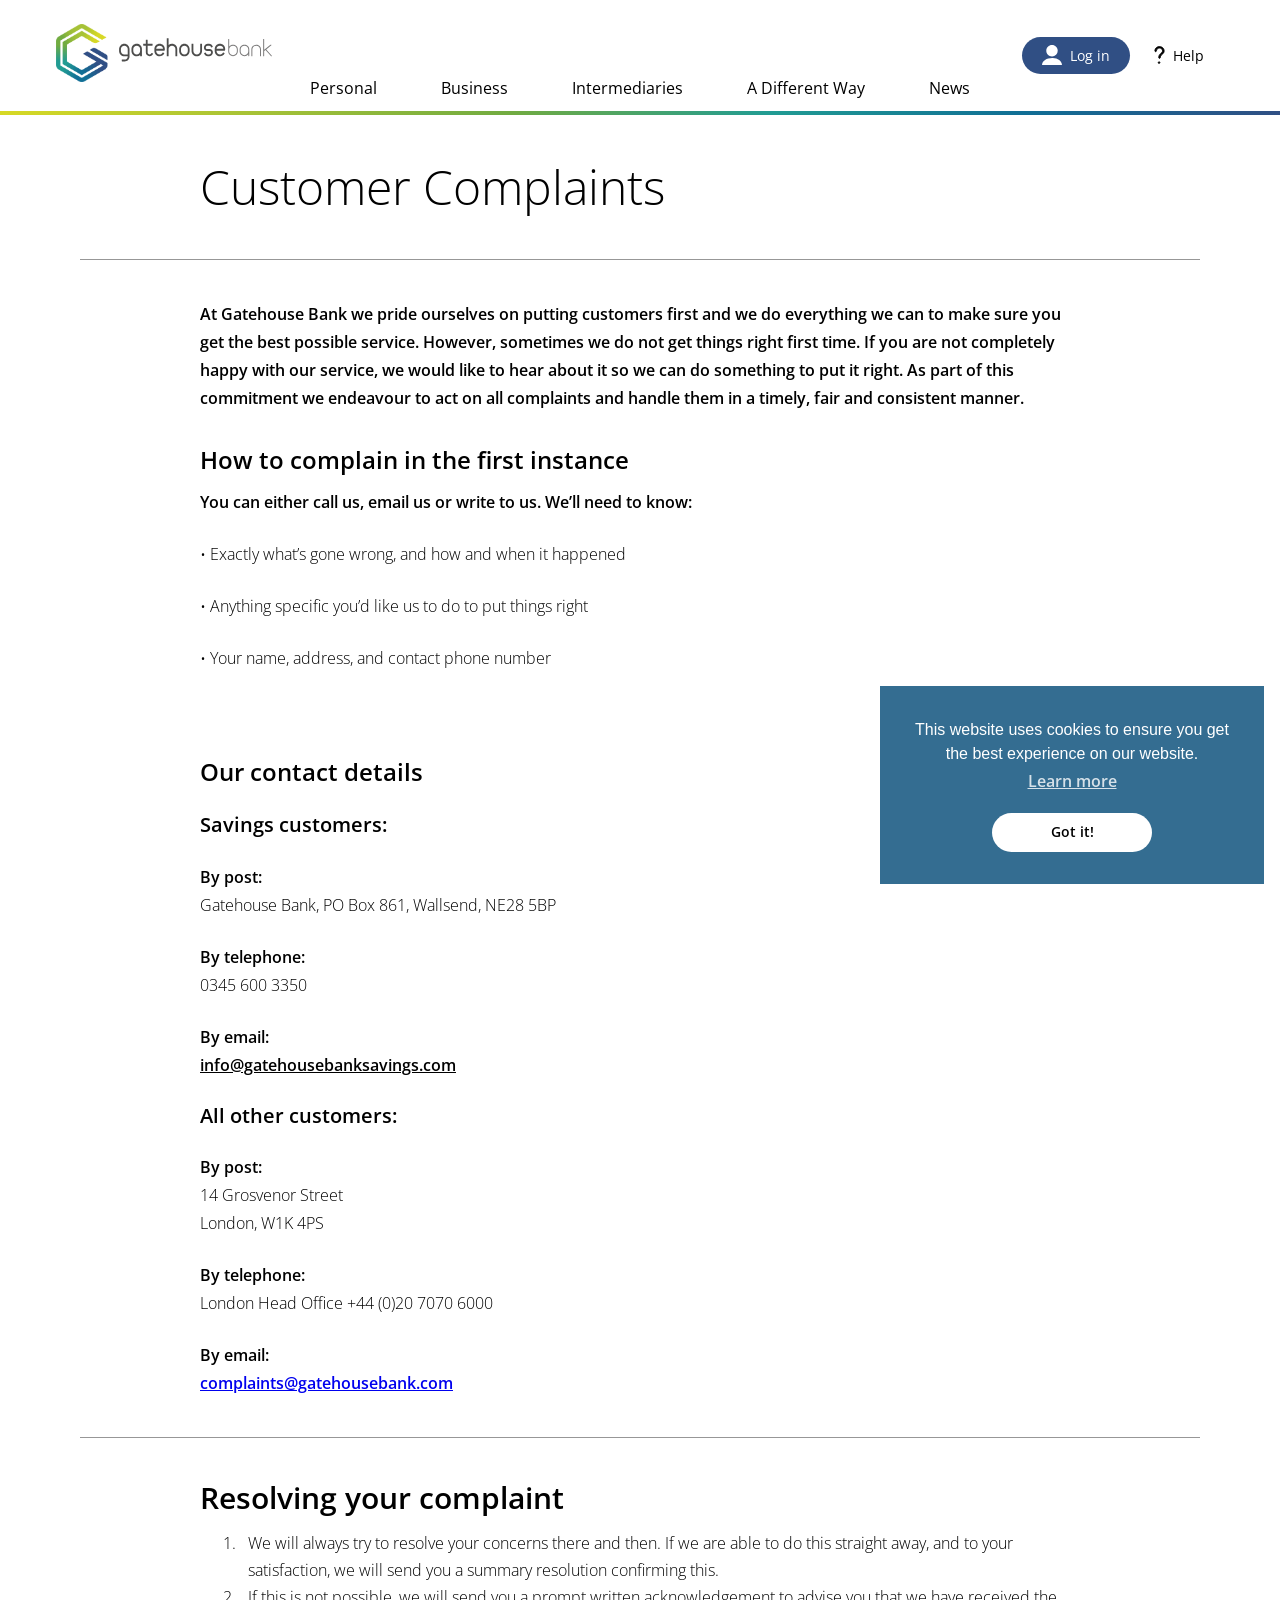
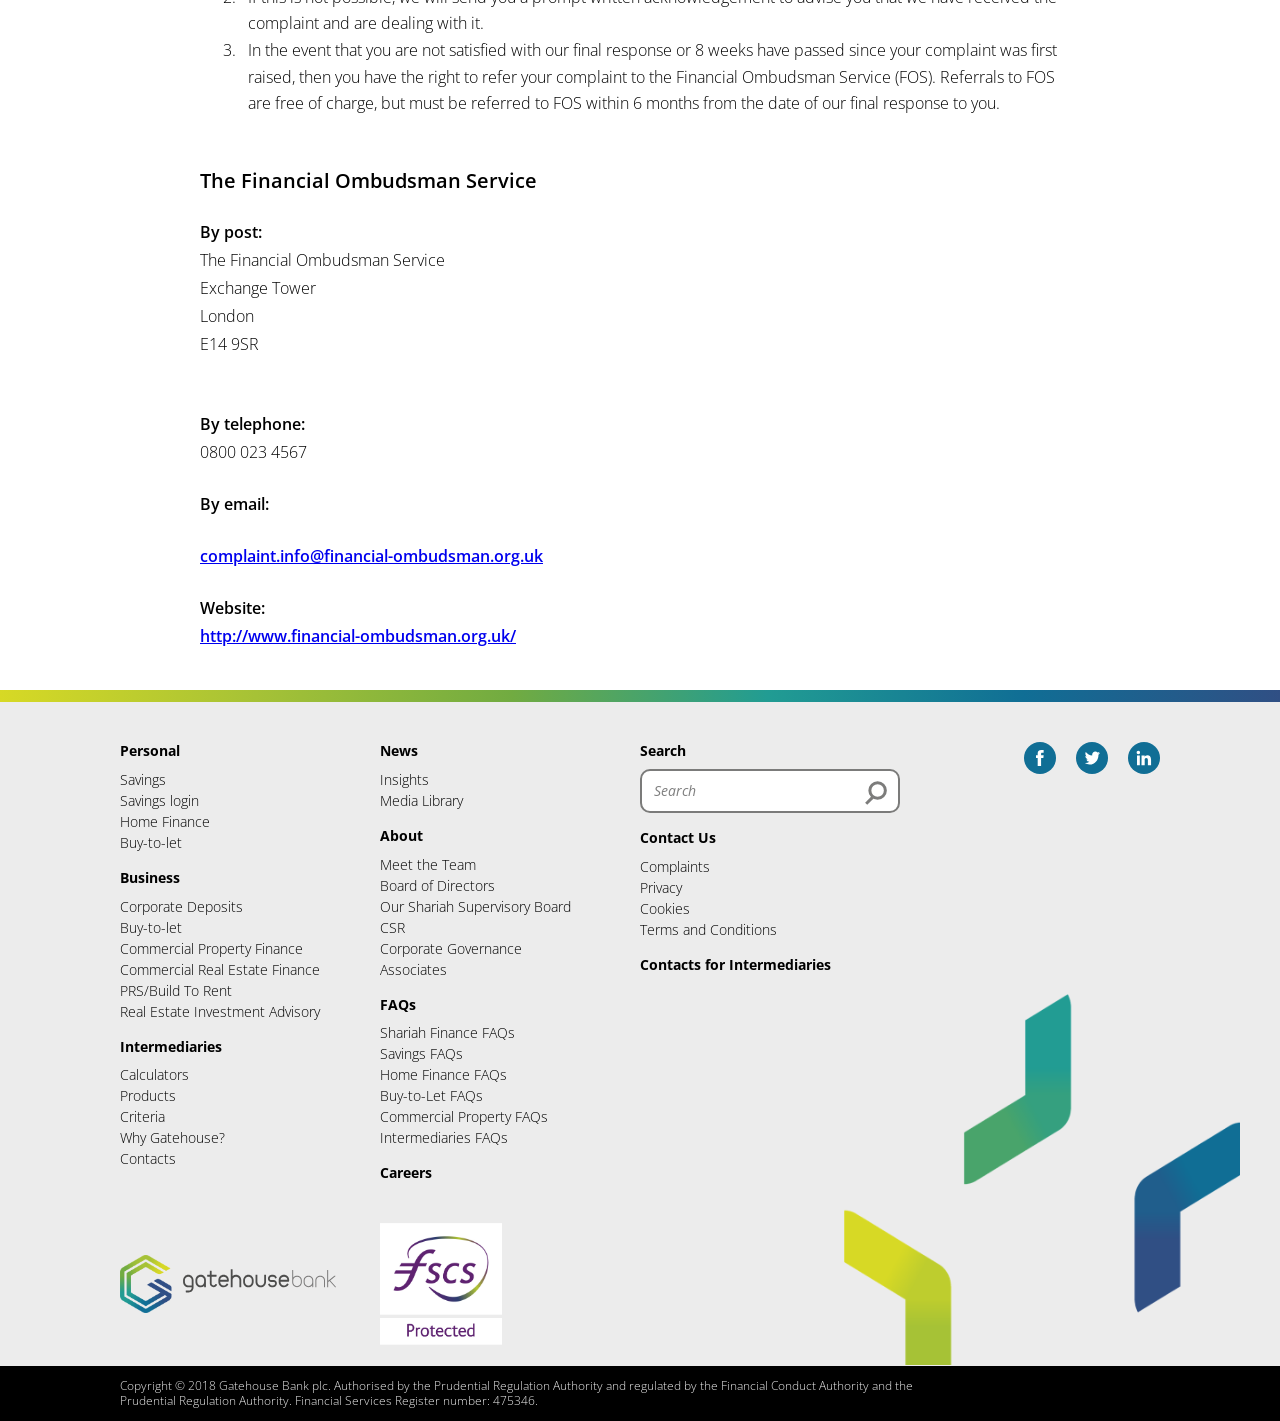
<file: my bank web/gatehousebank.com/complaints-policy.html>
<!DOCTYPE html>
<html lang="en">

<!-- Mirrored from gatehousebank.com/complaints-policy by HTTrack Website Copier/3.x [XR&CO'2014], Wed, 03 Apr 2019 21:19:13 GMT -->
<!-- Added by HTTrack --><meta http-equiv="content-type" content="text/html;charset=UTF-8" /><!-- /Added by HTTrack -->
<head>

<meta name="viewport" content="width=device-width">
<link rel="stylesheet" type="text/css" href="assets/css/gatehouse.min.css">
<link href="http://fonts.googleapis.com/css?family=Open+Sans:300,300i,400,600,700" rel="stylesheet">
<script
  src="../code.jquery.com/jquery-3.3.1.min.js"
  integrity="sha256-FgpCb/KJQlLNfOu91ta32o/NMZxltwRo8QtmkMRdAu8="
  crossorigin="anonymous"></script>
<script src="assets/js/gatehouse.min.js"></script>
<link rel="apple-touch-icon" sizes="180x180" href="favicon/apple-touch-icon.png">
<link rel="icon" type="image/png" sizes="32x32" href="favicon/favicon-32x32.png">
<link rel="icon" type="image/png" sizes="16x16" href="favicon/favicon-16x16.png">
<link rel="manifest" href="favicon/site.html">
<link rel="mask-icon" href="favicon/safari-pinned-tab.svg" color="#000000">
<link rel="shortcut icon" href="favicon/favicon.ico">
<meta name="msapplication-TileColor" content="#ffffff">
<meta name="msapplication-config" content="/favicon/browserconfig.xml">
<meta name="theme-color" content="#ffffff">

<!-- Google Tag Manager -->
<script>(function(w,d,s,l,i){w[l]=w[l]||[];w[l].push({'gtm.start':
new Date().getTime(),event:'gtm.js'});var f=d.getElementsByTagName(s)[0],
j=d.createElement(s),dl=l!='dataLayer'?'&l='+l:'';j.async=true;j.src=
'../www.googletagmanager.com/gtm5445.html?id='+i+dl;f.parentNode.insertBefore(j,f);
})(window,document,'script','dataLayer','GTM-PVVDTMD');</script>
<!-- End Google Tag Manager -->

<script> 
	window.addEventListener("load", function(){	
		window.cookieconsent.initialise({"palette": {"popup": {"background": "#346d91"},"button": {"background": "#ffffff"}},"position": "bottom-right","content": {"href": "/cookie-policy"}})
	});
</script>

<title>Customer Complaints | Gatehouse Bank plc</title><meta name="generator" content="SEOmatic">
<meta name="description" content="At Gatehouse Bank we pride ourselves on putting customers first and we do everything we can to make sure you get the best possible service. However,…">
<meta name="referrer" content="no-referrer-when-downgrade">
<meta name="robots" content="all">
<meta content="gatehousebankplc" property="fb:profile_id">
<meta content="en_GB" property="og:locale">
<meta content="Gatehouse Bank plc" property="og:site_name">
<meta content="website" property="og:type">
<meta content="https://gatehousebank.com/complaints-policy" property="og:url">
<meta content="Customer Complaints" property="og:title">
<meta content="At Gatehouse Bank we pride ourselves on putting customers first and we do everything we can to make sure you get the best possible service. However, sometimes we do not get things right first time. If you are not completely happy with our service, we would like to hear about it so we can do…" property="og:description">
<meta content="https://www.linkedin.com/company/gatehouse-bank-plc/" property="og:see_also">
<meta content="https://www.facebook.com/gatehousebankplc" property="og:see_also">
<meta content="https://twitter.com/gatehousebank" property="og:see_also">
<meta name="twitter:card" content="summary_large_image">
<meta name="twitter:site" content="@gatehousebank">
<meta name="twitter:creator" content="@gatehousebank">
<meta name="twitter:title" content="Customer Complaints">
<meta name="twitter:description" content="At Gatehouse Bank we pride ourselves on putting customers first and we do everything we can to make sure you get the best possible service. However, sometimes we do not get things right first time.…">
<link href="complaints-policy.html" rel="canonical">
<link href="index.html" rel="home">
<link type="text/plain" href="humans.txt" rel="author">
<link href="complaints-policy.html" rel="alternate" hreflang="x-default"></head>
<body class="text-black font-sans font-light leading-normal font-sm md:font-base relative">

	<!-- Google Tag Manager (noscript) -->
	<noscript><iframe src="https://www.googletagmanager.com/ns.html?id=GTM-PVVDTMD"
	height="0" width="0" style="display:none;visibility:hidden"></iframe></noscript>
	<!-- End Google Tag Manager (noscript) -->

	

	

	


																																																																						



	
	
 
<header class="justify-center boo">
	<nav >
		<div class="navbar container mx-auto flex flex-wrap items-center justify-between flex-row sm:px-4 md:px-3 lg:px-4">
			<div class="flex items-center flex-grow flex-no-shrink text-white mr-6">
				<a href="index.html"><img src="assets/images/logo.svg"  alt="Gatehouse Bank" width="216" height="57" class="pl-1  sm:pl-0 py-1 py-2 lg:py-6"></a>
			</div>
			<div class="block flex-grow flex-grow md:flex md:no-wrap md:items-center md:w-auto -mt-2 sm:mt-0 -ml-2 sm:ml-0">
				<div class="flex-1 no-wrap items-center text-right justify-end">
					<a href="https://gatehousebanksavings.com/OFIS/login.aspx" target="_blank" class="md:button relative z-10 fader inline-block rounded-full antialiased text-white bg-sea hover:bg-pear p-2 md:px-6 text-center no-underline">
						<img src="assets/images/ico-user.svg" alt="Log in" width="20" height="20" class="inline-block align-text-bottom md:mr-1 w-5 h-5 "> 
						<span class="hidden font-normal md:inline">Log in</span>
					</a>
											<a href="faqs.html" class="md:button relative z-10 fader inline-block rounded-full antialiased text-black bg-white hover:bg-pear p-2 md:px-6 text-center no-underline ">
							<img src="assets/images/ico-help.svg" alt="Help"  width="11" height="20" class="inline-block align-text-bottom mr-1 h-5 "> 
							<span class="hidden font-normal md:inline">Help</span>
						</a>
									</div>
			</div>
			<div id="navbar-menu" class="navbar-menu relative w-full block md:flex-grow md:flex-wrap md:flex-no-wrap md:items-center self-end pr-10 md:pr-0 text-center whitespace-no-wrap -mb-px justify-center lg:-mt-6 xl:-mt-12 w-full">
				<div class="flex flex-end flex-1 md:flex-grow flex-wrap md:flex-no-wrap mx-auto justify-center">

				
																			<div class=" navbar-item has-dropdown flex-1 md:flex-none border-b border-pear md:border-transparent flex-grow flex-no-shrink">
						<a href="personal.html" class="block fader md:inline-block md:mt-0 text-base px-px xs:px-4 sm:px-10 md:px-8 py-3 text-black no-underline font-normal md:trapesium hover:bg-grey-lightest">Personal</a>
					</div>	
																			<div class=" navbar-item has-dropdown flex-1 md:flex-none border-b border-pear md:border-transparent flex-grow flex-no-shrink">
						<a href="business.html" class="block fader md:inline-block md:mt-0 text-base px-px xs:px-4 sm:px-10 md:px-8 py-3 text-black no-underline font-normal md:trapesium hover:bg-grey-lightest">Business</a>
					</div>	
																			<div class=" navbar-item has-dropdown flex-1 md:flex-none border-b border-pear md:border-transparent flex-grow flex-no-shrink">
						<a href="intermediaries.html" class="block fader md:inline-block md:mt-0 text-base px-px xs:px-4 sm:px-10 md:px-8 py-3 text-black no-underline font-normal md:trapesium hover:bg-grey-lightest">Intermediaries</a>
					</div>	
																			<div class="hidden  navbar-item has-dropdown flex-1 md:flex-none border-b border-pear md:border-transparent flex-grow flex-no-shrink">
						<a href="about-us.html" class="block fader md:inline-block md:mt-0 text-base px-px xs:px-4 sm:px-10 md:px-8 py-3 text-black no-underline font-normal md:trapesium hover:bg-grey-lightest">A Different Way</a>
					</div>	
																			<div class="hidden  navbar-item has-dropdown flex-1 md:flex-none border-b border-pear md:border-transparent flex-grow flex-no-shrink">
						<a href="news.html" class="block fader md:inline-block md:mt-0 text-base px-px xs:px-4 sm:px-10 md:px-8 py-3 text-black no-underline font-normal md:trapesium hover:bg-grey-lightest">News</a>
					</div>	
							</div>
			<div class="block md:hidden">
				<a href="#" class="navbar-burger border-b border-pear"><span></span></a>
			</div>
		</div>
		</div>

					<div class="m-0 p-0 h-1 w-full bg-gatehouse"></div>
			</nav>
</header>



	<main class="main">
    		
			<!-- ################################################################################## -->
<section role="banner" class="container mx-auto">
	<div class="text-black p-10 max-w-xl mx-auto">		 
		<h1 class="text-3xl lg:text-5xl font-light ">			
							Customer Complaints
					</h1>
	</div>
</section>

<div class="h-px bg-grey-light max-w-2xl mx-auto"></div>


				<!-- ################################################################################## -->
		<section class=" max-w-2xl mx-auto my-10">
	<div class="container mx-auto ">		
		<div class="px-10 max-w-xl mx-auto content tight-headings">			
			<p><strong>At Gatehouse Bank we pride ourselves on putting customers first and we do everything we can to make sure you get the best possible service. However, sometimes we do not get things right first time. If you are not completely happy with our service, we would like to hear about it so we can do something to put it right. As part of this commitment we endeavour to act on all complaints and handle them in a timely, fair and consistent manner.<br /></strong></p>
<h3><strong>How to complain in the first instance</strong></h3>
<p><strong>You can either call us, email us or write to us. We’ll need to know:</strong></p>
<p>• Exactly what’s gone wrong, and how and when it happened</p>
<p>• Anything specific you’d like us to do to put things right</p>
<p>• Your name, address, and contact phone number </p>
<p><strong><br /></strong></p>
<h3><strong>Our contact details</strong><br /></h3>
<h4><strong>Savings customers:</strong></h4>
<h5>By post:</h5>
<p> Gatehouse Bank, PO Box 861, Wallsend, NE28 5BP</p>
<h5>By telephone:</h5>
<p> 0345 600 3350</p>
<h5>By email:</h5>
<p><a href="mailto:info@gatehousebanksavings.com">info@gatehousebanksavings.com</a></p>
<h4><strong>All other customers:</strong></h4>
<h5>By post:</h5>
<p>14 Grosvenor Street<br />
London, W1K 4PS</p>
<h5>By telephone:</h5>
<p>London Head Office +44 (0)20 7070 6000</p>
<h5>By email:<br /><a href="mailto:complaints@gatehousebank.com"><u>complaints@gatehousebank.com</u></a><br /></h5>
		</div>
	</div>
</section>

			<!-- ################################################################################## -->
		 
	<div class="h-px bg-grey-light max-w-2xl mx-auto"></div>

			<!-- ################################################################################## -->
		<section class=" max-w-2xl mx-auto my-10">
	<div class="container mx-auto ">		
		<div class="px-10 max-w-xl mx-auto content tight-headings">			
			<h2><strong>Resolving your complaint</strong></h2>
<ol><li> We will always try to resolve your concerns there and then. If we are able to do this straight away, and to your satisfaction, we will send you a summary resolution confirming this.</li><li>If this is not possible, we will send you a prompt written acknowledgement to advise you that we have received the complaint and are dealing with it.</li><li>In the event that you are not satisfied with our final response or 8 weeks have passed since your complaint was first raised, then you have the right to refer your complaint to the Financial Ombudsman Service (FOS). Referrals to FOS are free of charge, but must be referred to FOS within 6 months from the date of our final response to you.<br /><br /></li></ol><h4><strong>The Financial Ombudsman Service</strong></h4>
<h5>By post:</h5>
<p>The Financial Ombudsman Service<br />Exchange Tower<br />London<br />E14 9SR<br /><br /></p>
<h5>By telephone:</h5>
<p> 0800 023 4567</p>
<h5>By email:</h5>
<h5><a href="mailto:complaint.info@financial-ombudsman.org.uk"><u>complaint.info@financial-ombudsman.org.uk</u></a></h5>
<h5>Website:<br /><u><a href="http://www.financial-ombudsman.org.uk/">http://www.financial-ombudsman.org.uk/</a></u><br /></h5>
		</div>
	</div>
</section>

	

		</main>

	
	
<footer class="bg-grey-lightest text-sm ">
	<div class="m-0 p-0 h-1 w-full bg-gatehouse pt-3"></div>
	<div class="container mx-auto bg-no-repeat bg-right-bottom" style="background-image:url('assets/images/footer-arrows.png'); background-size: 33%; ">
		<div class="p-10 pb-4 max-w-2xl mx-auto">
			<nav class="flex flex-col sm:flex-row sm:flex-row sm:flex-wrap ">	
				<div class="sm:w-1/2 md:w-1/3 lg:w-1/4 order-2">
																																			<h4 class="mb-2"><a href="personal.html" class="no-underline hover:underline text-black">Personal</a></h4>		
									
										<ul class="list-reset font-light leading-loosest lg:leading-looseish mb-4">
																							<li><a href="personal/savings.html"  class="no-underline hover:underline text-black">Savings</a></li>
																							<li><a href="https://gatehousebanksavings.com/OFIS/login.aspx" target="_blank" class="no-underline hover:underline text-black">Savings login</a></li>
																							<li><a href="personal/home-finance.html"  class="no-underline hover:underline text-black">Home Finance</a></li>
																							<li><a href="personal/buy-to-let.html"  class="no-underline hover:underline text-black">Buy-to-let</a></li>
																					</ul>
									
																	<h4 class="mb-2"><a href="business.html" class="no-underline hover:underline text-black">Business</a></h4>		
									
										<ul class="list-reset font-light leading-loosest lg:leading-looseish mb-4">
																							<li><a href="business/corporate-deposits.html"  class="no-underline hover:underline text-black">Corporate Deposits</a></li>
																							<li><a href="personal/buy-to-let.html"  class="no-underline hover:underline text-black">Buy-to-let</a></li>
																							<li><a href="business/commercial-property-finance.html"  class="no-underline hover:underline text-black">Commercial Property Finance</a></li>
																							<li><a href="business/commercial-real-estate-finance.html"  class="no-underline hover:underline text-black">Commercial Real Estate Finance</a></li>
																							<li><a href="business/prs-build-to-rent.html"  class="no-underline hover:underline text-black">PRS/Build To Rent</a></li>
																							<li><a href="business/reia.html"  class="no-underline hover:underline text-black">Real Estate Investment Advisory</a></li>
																					</ul>
									
																	<h4 class="mb-2"><a href="intermediaries.html" class="no-underline hover:underline text-black">Intermediaries</a></h4>		
									
										<ul class="list-reset font-light leading-loosest lg:leading-looseish mb-4">
																							<li><a href="intermediaries/calculators.html"  class="no-underline hover:underline text-black">Calculators</a></li>
																							<li><a href="intermediaries/products.html"  class="no-underline hover:underline text-black">Products</a></li>
																							<li><a href="intermediaries/criteria.html"  class="no-underline hover:underline text-black">Criteria</a></li>
																							<li><a href="intermediaries/why-gatehouse.html"  class="no-underline hover:underline text-black">Why Gatehouse?</a></li>
																							<li><a href="intermediaries/contact-us.html"  class="no-underline hover:underline text-black">Contacts</a></li>
																					</ul>
									
																											
																	
																	
									</div>
				<div class="sm:w-1/2 md:w-1/3 lg:w-1/4 order-2">
																	
																																			<h4 class="mb-2"><a href="news.html" class="no-underline hover:underline text-black">News</a></h4>		
									
										<ul class="list-reset font-light leading-loosest lg:leading-looseish mb-4">
																							<li><a href="insights.html"  class="no-underline hover:underline text-black">Insights</a></li>
																							<li><a href="media-library.html"  class="no-underline hover:underline text-black">Media Library</a></li>
																					</ul>
									
																	<h4 class="mb-2"><a href="about-us.html" class="no-underline hover:underline text-black">About</a></h4>		
									
										<ul class="list-reset font-light leading-loosest lg:leading-looseish mb-4">
																							<li><a href="about-us/meet-the-team-executives.html"  class="no-underline hover:underline text-black">Meet the Team</a></li>
																							<li><a href="about-us/meet-our-board-of-directors.html"  class="no-underline hover:underline text-black">Board of Directors</a></li>
																							<li><a href="about-us/shariah-supervisory-board.html"  class="no-underline hover:underline text-black">Our Shariah Supervisory Board</a></li>
																							<li><a href="about-us/csr-outreach-programmes.html"  class="no-underline hover:underline text-black">CSR</a></li>
																							<li><a href="about-us/corporate-governance.html"  class="no-underline hover:underline text-black">Corporate Governance</a></li>
																							<li><a href="about-us/associate-companies.html"  class="no-underline hover:underline text-black">Associates</a></li>
																					</ul>
									
																	<h4 class="mb-2"><a href="faqs.html" class="no-underline hover:underline text-black">FAQs</a></h4>		
									
										<ul class="list-reset font-light leading-loosest lg:leading-looseish mb-4">
																							<li><a href="faqs58aa.html?category=shariah-finance"  class="no-underline hover:underline text-black">Shariah Finance FAQs</a></li>
																							<li><a href="faqs14f6.html?category=savings"  class="no-underline hover:underline text-black">Savings FAQs</a></li>
																							<li><a href="faqsf0c5.html?category=home-finance"  class="no-underline hover:underline text-black">Home Finance FAQs</a></li>
																							<li><a href="faqs1f02.html?category=buy-to-let"  class="no-underline hover:underline text-black">Buy-to-Let FAQs</a></li>
																							<li><a href="faqs27aa.html?category=commercial-property-finance"  class="no-underline hover:underline text-black">Commercial Property FAQs</a></li>
																							<li><a href="faqs094e.html?category=intermediaries"  class="no-underline hover:underline text-black">Intermediaries FAQs</a></li>
																					</ul>
									
																	<h4 class="mb-2"><a href="careers.html" class="no-underline hover:underline text-black">Careers</a></h4>		
									
										<ul class="list-reset font-light leading-loosest lg:leading-looseish mb-4">
																					</ul>
									
																											
																	
									</div>
				<div class="sm:w-1/2 md:w-1/3 lg:w-1/4 flex flex-col order-2">
					<div class="w-full lg:order-2">
																			
																			
																																								<h4 class="mb-2"><a href="contact-us.html" class="no-underline hover:underline text-black">Contact Us</a></h4>		
										
											<ul class="list-reset font-light leading-loosest lg:leading-looseish mb-4">
																								<li><a href="complaints-policy.html"  class="no-underline hover:underline text-black">Complaints</a></li>
																								<li><a href="privacy-policy.html"  class="no-underline hover:underline text-black">Privacy</a></li>
																								<li><a href="cookie-policy.html"  class="no-underline hover:underline text-black">Cookies</a></li>
																								<li><a href="terms.html"  class="no-underline hover:underline text-black">Terms and Conditions</a></li>
																							</ul>
										
																			<h4 class="mb-2"><a href="intermediaries/contact-us.html" class="no-underline hover:underline text-black">Contacts for Intermediaries</a></h4>		
										
											<ul class="list-reset font-light leading-loosest lg:leading-looseish mb-4">
																							</ul>
										
																														
											</div>
					<div class="w-full lg:order-1">
						<form role="search" action="https://gatehousebank.com/search">
							<h4 class="sm:mt-3 lg:mt-0 mb-2"><a href="faqs.html" class="no-underline hover:underline text-black">Search</a></h4>
							<div class="relative">
								<input type="text" placeholder="Search" name="q" id="search" aria-label="Search Gatehouse Bank" class="rounded p-3 text-black border-2 border-grey w-full mb-4">
								<button class="mr-3 mt-3 w-6 h-6 absolute pin-r pin-t" aria-label="Search">									
									<img src="assets/images/ico-search.svg" alt="Search" class="h-6 w-6">
								</button>
							</div>
						</form>
					</div>
				</div>
				<div class="w-full mb-4 lg:w-1/4 text-right order-1 lg:order-3">

											<a href="https://www.facebook.com/gatehousebankplc" target="_blank" class="inline-block rounded-full w-8 h-8 bg-sky ml-4"><img src="assets/images/ico-fb.svg" alt="Facebook" class="w-8 h-8"></a>
																<a href="https://twitter.com/gatehousebank" target="_blank" class="inline-block rounded-full w-8 h-8 bg-sky ml-4 "><img src="assets/images/ico-tw.svg" alt="Twitter" class="w-8 h-8"></a>
																<a href="https://www.linkedin.com/company/gatehouse-bank-plc/" target="_blank" class="inline-block rounded-full w-8 h-8 bg-sky ml-4 "><img src="assets/images/ico-in.svg" alt="LinkedIn" class="w-8 h-8"></a>
									</div>
			</nav>
			<div class="container mx-auto mt-6">
				<div class="flex mx-auto flex-col lg:flex-row">	
					<div class="lg:w-1/4 lg:self-center my-6 pr-4">
						<a href="index.html"><img src="assets/images/logo.svg" width="216" height="57" alt="Gatehouse Bank"></a>
					</div>
					<div class="w-24 lg:w-1/4">
						<a href="https://www.fscs.org.uk/"><img src="assets/images/fscs-logo.svg" width="122" height="122" alt="FSCS Logo"></a>
					</div>
				</div>
			</div>
		</div>
	</div>
	<div class="bg-black py-3">
		<div class="max-w-2xl px-10 mx-auto bg-black text-grey-lightest text-xs">
			<div class="max-w-lg">				
				Copyright © 2018 Gatehouse Bank plc. Authorised by the Prudential Regulation Authority and regulated by the Financial Conduct Authority and the Prudential Regulation Authority. Financial Services Register number: 475346.
			</div>
		</div>
	</div>
</footer>


<script type="application/ld+json">{"@context":"http://schema.org","@type":"Corporation","description":"At Gatehouse Bank we pride ourselves on putting customers first and we do everything we can to make sure you get the best possible service. However, sometimes we do not get things right first time. If you are not completely happy with our service, we would like to hear about it so we can do something to put it right. As part of this commitment we endeavour to act on all complaints and handle them in a timely, fair and consistent manner.\nHow to complain in the first instance\nYou can either call us, email us or write to us. We’ll need to know:\n• Exactly what’s gone wrong, and how and when it happened\n• Anything specific you’d like us to do to put things right\n• Your name, address, and contact phone number \n\nOur contact details\nSavings customers:\nBy post:\n Gatehouse Bank, PO Box 861, Wallsend, NE28 5BP\nBy telephone:\n 0345 600 3350\nBy email:\ninfo@gatehousebanksavings.com\nAll other customers:\nBy post:\n14 Grosvenor Street\nLondon, W1K 4PS\nBy telephone:\nLondon Head Office +44 (0)20 7070 6000\nBy email:complaints@gatehousebank.com Resolving your complaint\n We will always try to resolve your concerns there and then. If we are able to do this straight away, and to your satisfaction, we will send you a summary resolution confirming this.If this is not possible, we will send you a prompt written acknowledgement to advise you that we have received the complaint and are dealing with it.In the event that you are not satisfied with our final response or 8 weeks have passed since your complaint was first raised, then you have the right to refer your complaint to the Financial Ombudsman Service (FOS). Referrals to FOS are free of charge, but must be referred to FOS within 6 months from the date of our final response to you.The Financial Ombudsman Service\nBy post:\nThe Financial Ombudsman ServiceExchange TowerLondonE14 9SR\nBy telephone:\n 0800 023 4567\nBy email:\ncomplaint.info@financial-ombudsman.org.uk\nWebsite:http://www.financial-ombudsman.org.uk/","mainEntityOfPage":"https://gatehousebank.com/complaints-policy","name":"Customer Complaints","potentialAction":{"@type":"SearchAction","query-input":"required name=search","target":"https://www.gatehousebank.com/search?q={search}"},"url":"https://gatehousebank.com/complaints-policy"}</script>
<script type="application/ld+json">{"@context":"http://schema.org","@id":"https://gatehousebank.com#identity","@type":"LocalBusiness","address":{"@type":"PostalAddress","addressRegion":"London","postalCode":"W1K 4PS","streetAddress":"14 Grosvenor Street"},"alternateName":"Gatehouse Bank plc","contactPoint":[{"@type":"ContactPoint","contactType":"customer support","telephone":"+44 (0)8000 353 050"}],"description":"Choose a different way to save, buy a home or buy-to-let with Gatehouse - a UK bank for people prepared to think differently.","email":"directadvisers@gatehousebank.com","geo":{"@type":"GeoCoordinates","latitude":"-0.1462203","longitude":"51.5120268"},"image":{"@type":"ImageObject","height":"2177","url":"https://gatehousebank.com/images/media/GatehouseLogo1.JPG","width":"3286"},"logo":{"@type":"ImageObject","height":"60","url":"https://gatehousebank.com/images/media/_600x60_fit_center-center_82_none/2237/GatehouseLogo1.png","width":"91"},"name":"Gatehouse Bank plc","openingHoursSpecification":[{"@type":"OpeningHoursSpecification","closes":"17:00:00","dayOfWeek":["Monday"],"opens":"09:00:00"},{"@type":"OpeningHoursSpecification","closes":"17:00:00","dayOfWeek":["Tuesday"],"opens":"09:00:00"},{"@type":"OpeningHoursSpecification","closes":"17:00:00","dayOfWeek":["Wednesday"],"opens":"09:00:00"},{"@type":"OpeningHoursSpecification","closes":"17:00:00","dayOfWeek":["Thursday"],"opens":"09:00:00"},{"@type":"OpeningHoursSpecification","closes":"17:00:00","dayOfWeek":["Friday"],"opens":"09:00:00"}],"priceRange":"$","sameAs":["https://twitter.com/gatehousebank","https://www.facebook.com/gatehousebankplc","https://www.linkedin.com/company/gatehouse-bank-plc/"],"telephone":"+44 (0)8000 353 050","url":"https://gatehousebank.com"}</script>
<script type="application/ld+json">{"@context":"http://schema.org","@id":"http://coopa.net#creator","@type":"ProfessionalService","address":{"@type":"PostalAddress","addressCountry":"United Kingdom","addressLocality":"London","addressRegion":"England","postalCode":"W13 9UA","streetAddress":"22 Balmoral Gardens"},"alternateName":"Coopa.net","contactPoint":[{"@type":"ContactPoint","contactType":"customer support","telephone":"+44 (0)20 34226677"}],"description":"Quality web design and development from a small and professional team.","duns":"736761813","email":"contact@coopa.net","founder":"Rich Cooper","foundingDate":"2003-10-17","foundingLocation":"London","geo":{"@type":"GeoCoordinates","latitude":"-0.326945","longitude":"51.502357"},"image":{"@type":"ImageObject","height":"140","url":"https://gatehousebank.com/images/media/midlogo140.jpg","width":"140"},"logo":{"@type":"ImageObject","height":"60","url":"https://gatehousebank.com/images/media/_600x60_fit_center-center_82_none/2241/midlogo140.png","width":"60"},"name":"Coopa Limited","openingHoursSpecification":[{"@type":"OpeningHoursSpecification","closes":"17:30:00","dayOfWeek":["Monday"],"opens":"09:00:00"},{"@type":"OpeningHoursSpecification","closes":"17:30:00","dayOfWeek":["Tuesday"],"opens":"09:00:00"},{"@type":"OpeningHoursSpecification","closes":"17:30:00","dayOfWeek":["Wednesday"],"opens":"09:00:00"},{"@type":"OpeningHoursSpecification","closes":"17:30:00","dayOfWeek":["Thursday"],"opens":"09:00:00"},{"@type":"OpeningHoursSpecification","closes":"17:30:00","dayOfWeek":["Friday"],"opens":"09:00:00"}],"priceRange":"$$$","telephone":"+44 (0)20 34226677","url":"http://coopa.net"}</script>
<script type="application/ld+json">{"@context":"http://schema.org","@type":"BreadcrumbList","description":"Breadcrumbs list","itemListElement":[{"@type":"ListItem","item":{"@id":"https://gatehousebank.com/","name":"Home"},"position":1},{"@type":"ListItem","item":{"@id":"https://gatehousebank.com/complaints-policy","name":"Customer Complaints"},"position":2}],"name":"Breadcrumbs"}</script></body>

<!-- Mirrored from gatehousebank.com/complaints-policy by HTTrack Website Copier/3.x [XR&CO'2014], Wed, 03 Apr 2019 21:19:13 GMT -->
</html>
</file>
